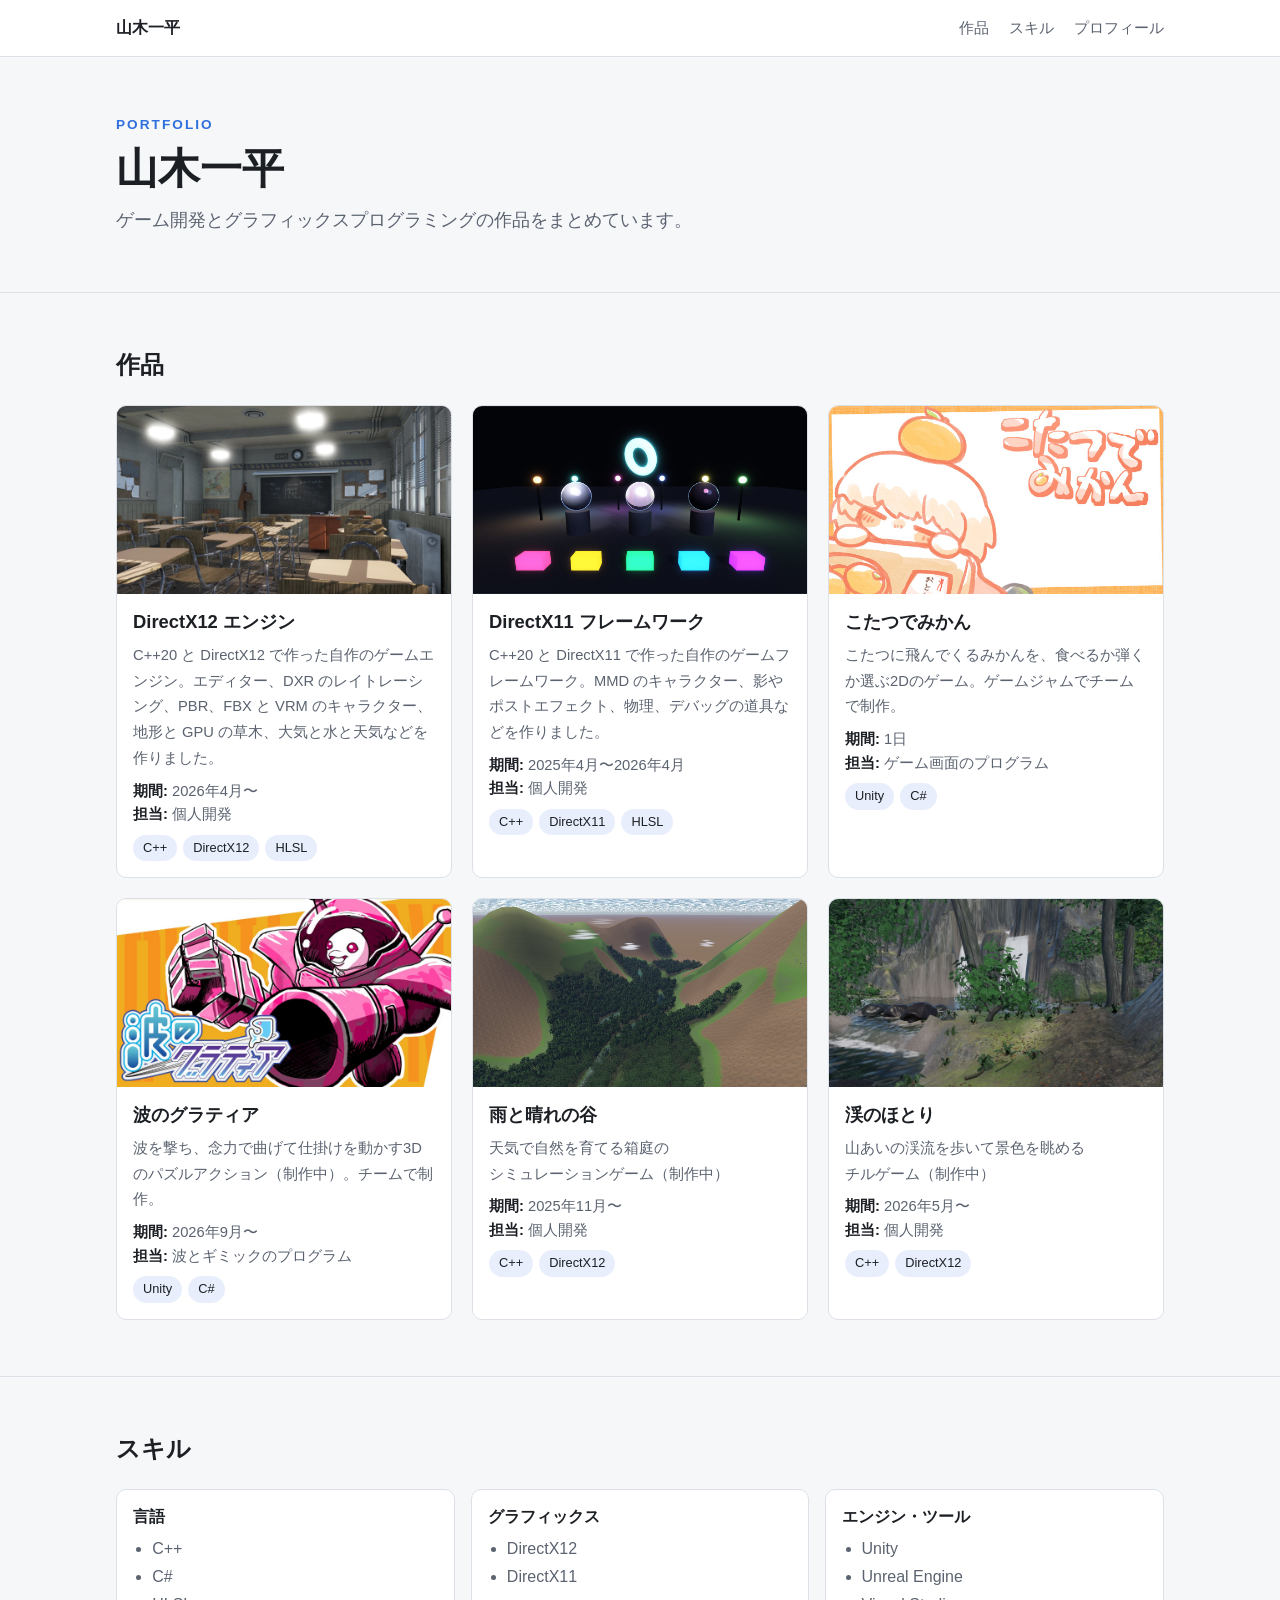
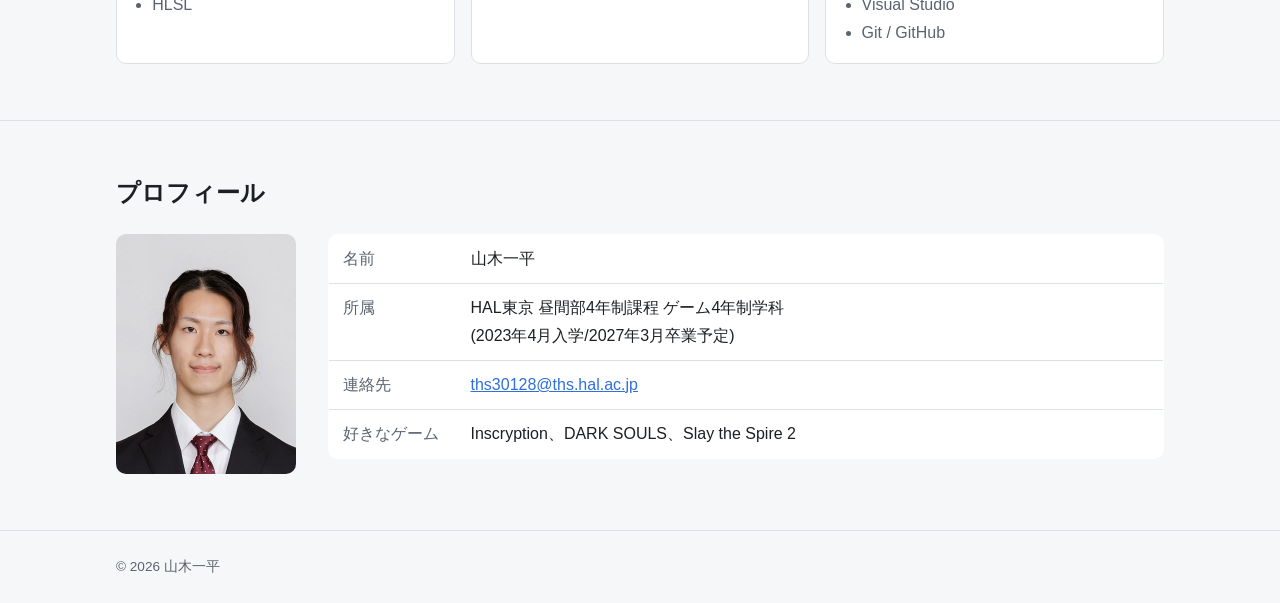
<file: index.html>
<!doctype html>
<html lang="ja">
<head>
  <meta charset="utf-8">
  <meta name="viewport" content="width=device-width, initial-scale=1">
  <title>山木一平 | ポートフォリオ</title>
  <meta name="description" content="山木一平のポートフォリオサイトです。">
  <link rel="stylesheet" href="css/style.css?v=20261116-6">
</head>
<body>

  <header class="site-header">
    <div class="container">
      <a class="site-title" href="./">山木一平</a>
      <nav class="site-nav">
        <a href="#works">作品</a>
        <a href="#skills">スキル</a>
        <a href="#profile">プロフィール</a>
      </nav>
    </div>
  </header>

  <main>

    <section class="hero">
      <div class="container">
        <p class="eyebrow">PORTFOLIO</p>
        <h1>山木一平</h1>
        <p class="lead">ゲーム開発とグラフィックスプログラミングの作品をまとめています。</p>
      </div>
    </section>

    <section id="works">
      <div class="container">
        <h2 class="section-title">作品</h2>
        <div class="works-grid">

          <a class="work-card" href="works/work01.html">
            <img class="thumb" src="images/work01/classroom.jpg" alt="DirectX12 エンジンで描いた、窓から日の差す教室。机と椅子に窓の影が落ちている">
            <div class="body">
              <h3>DirectX12 エンジン</h3>
              <p>C++20 と DirectX12 で作った自作のゲームエンジン。エディター、DXR のレイトレーシング、PBR、FBX と VRM のキャラクター、地形と GPU の草木、大気と水と天気などを作りました。</p>
              <p class="card-meta"><b>期間:</b> 2026年4月〜<br><b>担当:</b> 個人開発</p>
              <ul class="tags">
                <li>C++</li>
                <li>DirectX12</li>
                <li>HLSL</li>
              </ul>
            </div>
          </a>

          <a class="work-card" href="works/work02.html">
            <img class="thumb" src="images/work02/header.jpg" alt="DirectX11 フレームワークで描いた、点光源と発光する輪や箱が光る夜の広場">
            <div class="body">
              <h3>DirectX11 フレームワーク</h3>
              <p>C++20 と DirectX11 で作った自作のゲームフレームワーク。MMD のキャラクター、影やポストエフェクト、物理、デバッグの道具などを作りました。</p>
              <p class="card-meta"><b>期間:</b> 2025年4月〜2026年4月<br><b>担当:</b> 個人開発</p>
              <ul class="tags">
                <li>C++</li>
                <li>DirectX11</li>
                <li>HLSL</li>
              </ul>
            </div>
          </a>

          <a class="work-card" href="works/work04.html">
            <img class="thumb" src="images/work04/title.jpg" alt="こたつでみかんのタイトルの絵">
            <div class="body">
              <h3>こたつでみかん</h3>
              <p>こたつに飛んでくるみかんを、食べるか弾くか選ぶ2Dのゲーム。ゲームジャムでチームで制作。</p>
              <p class="card-meta"><b>期間:</b> 1日<br><b>担当:</b> ゲーム画面のプログラム</p>
              <ul class="tags">
                <li>Unity</li>
                <li>C#</li>
              </ul>
            </div>
          </a>

          <a class="work-card" href="works/work06.html">
            <img class="thumb" src="images/work06/title.jpg" alt="波のグラティアのタイトルの絵">
            <div class="body">
              <h3>波のグラティア</h3>
              <p>波を撃ち、念力で曲げて仕掛けを動かす3Dのパズルアクション（制作中）。チームで制作。</p>
              <p class="card-meta"><b>期間:</b> 2026年9月〜<br><b>担当:</b> 波とギミックのプログラム</p>
              <ul class="tags">
                <li>Unity</li>
                <li>C#</li>
              </ul>
            </div>
          </a>

          <a class="work-card" href="works/work03.html">
            <img class="thumb" src="images/work03/header.jpg" alt="森と川が戻った谷を、山の斜面の上から見下ろした景色">
            <div class="body">
              <h3>雨と晴れの谷</h3>
              <p>天気で自然を育てる箱庭の<span class="keep">シミュレーションゲーム</span>（制作中）</p>
              <p class="card-meta"><b>期間:</b> 2025年11月〜<br><b>担当:</b> 個人開発</p>
              <ul class="tags">
                <li>C++</li>
                <li>DirectX12</li>
              </ul>
            </div>
          </a>

          <a class="work-card" href="works/work05.html">
            <img class="thumb" src="images/work05/title.jpg" alt="渓のほとりの景色。苔むした岸と岩の間を流れる渓流と、奥の岩壁に落ちる白い滝">
            <div class="body">
              <h3>渓のほとり</h3>
              <p>山あいの渓流を歩いて景色を眺める<span class="keep">チルゲーム</span>（制作中）</p>
              <p class="card-meta"><b>期間:</b> 2026年5月〜<br><b>担当:</b> 個人開発</p>
              <ul class="tags">
                <li>C++</li>
                <li>DirectX12</li>
              </ul>
            </div>
          </a>

        </div>
      </div>
    </section>

    <section id="skills">
      <div class="container">
        <h2 class="section-title">スキル</h2>
        <div class="skills">
          <div class="skill-box">
            <h3>言語</h3>
            <ul>
              <li>C++</li>
              <li>C#</li>
              <li>HLSL</li>
            </ul>
          </div>
          <div class="skill-box">
            <h3>グラフィックス</h3>
            <ul>
              <li>DirectX12</li>
              <li>DirectX11</li>
            </ul>
          </div>
          <div class="skill-box">
            <h3>エンジン・ツール</h3>
            <ul>
              <li>Unity</li>
              <li>Unreal Engine</li>
              <li>Visual Studio</li>
              <li>Git / GitHub</li>
            </ul>
          </div>
        </div>
      </div>
    </section>

    <section id="profile">
      <div class="container">
        <h2 class="section-title">プロフィール</h2>
        <div class="profile">
          <img class="profile-photo" src="images/profile.jpg" alt="山木一平" width="360" height="480">
          <div class="profile-body">
            <table class="info-table">
              <tr><th>名前</th><td>山木一平</td></tr>
              <tr><th>所属</th><td><span class="keep">HAL東京 昼間部4年制課程</span> <span class="keep">ゲーム4年制学科</span><br><span class="keep">(2023年4月入学/</span><span class="keep">2027年3月卒業予定)</span></td></tr>
              <tr><th>連絡先</th><td><a href="mailto:ths30128@ths.hal.ac.jp">ths30128@ths.hal.ac.jp</a></td></tr>
              <tr><th>好きなゲーム</th><td><span class="keep">Inscryption、</span><span class="keep">DARK SOULS、</span><span class="keep">Slay the Spire 2</span></td></tr>
            </table>
          </div>
        </div>
      </div>
    </section>

  </main>

  <footer class="site-footer">
    <div class="container">
      &copy; 2026 山木一平
    </div>
  </footer>

</body>
</html>
</file>
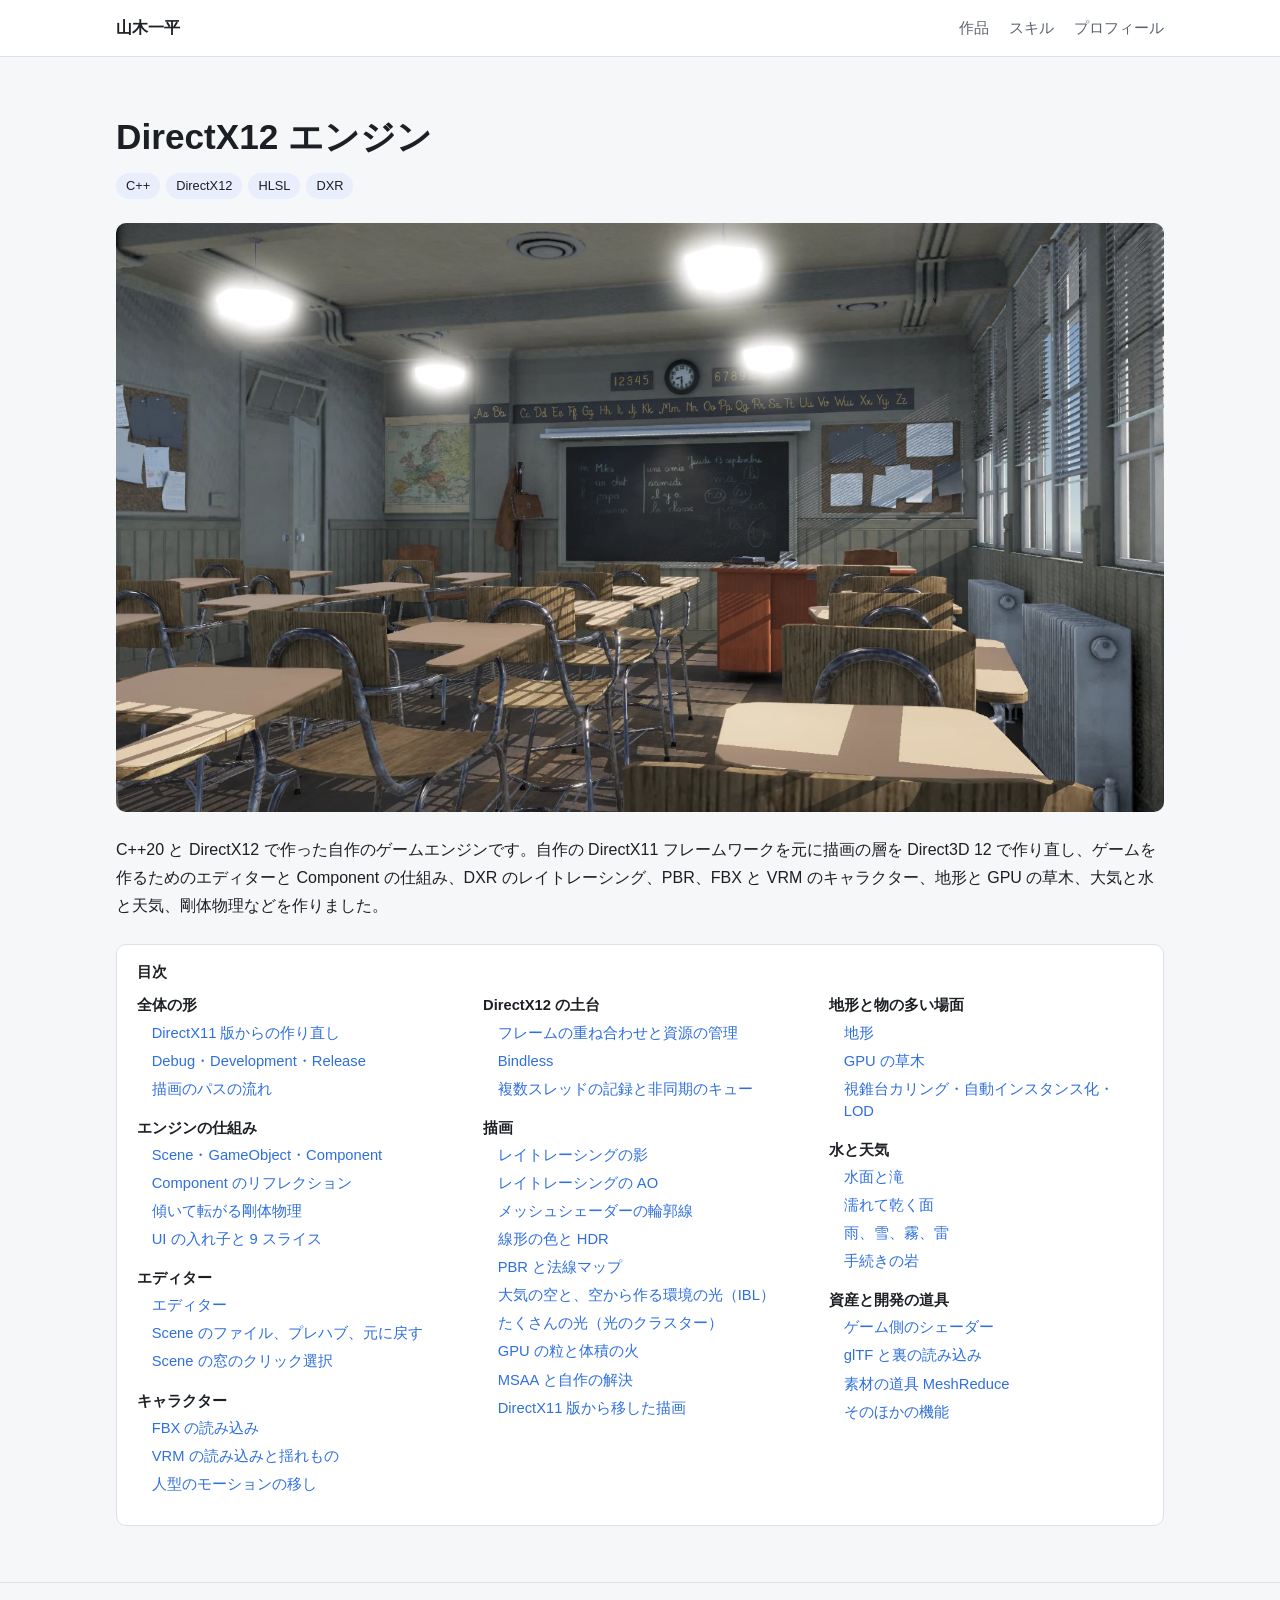
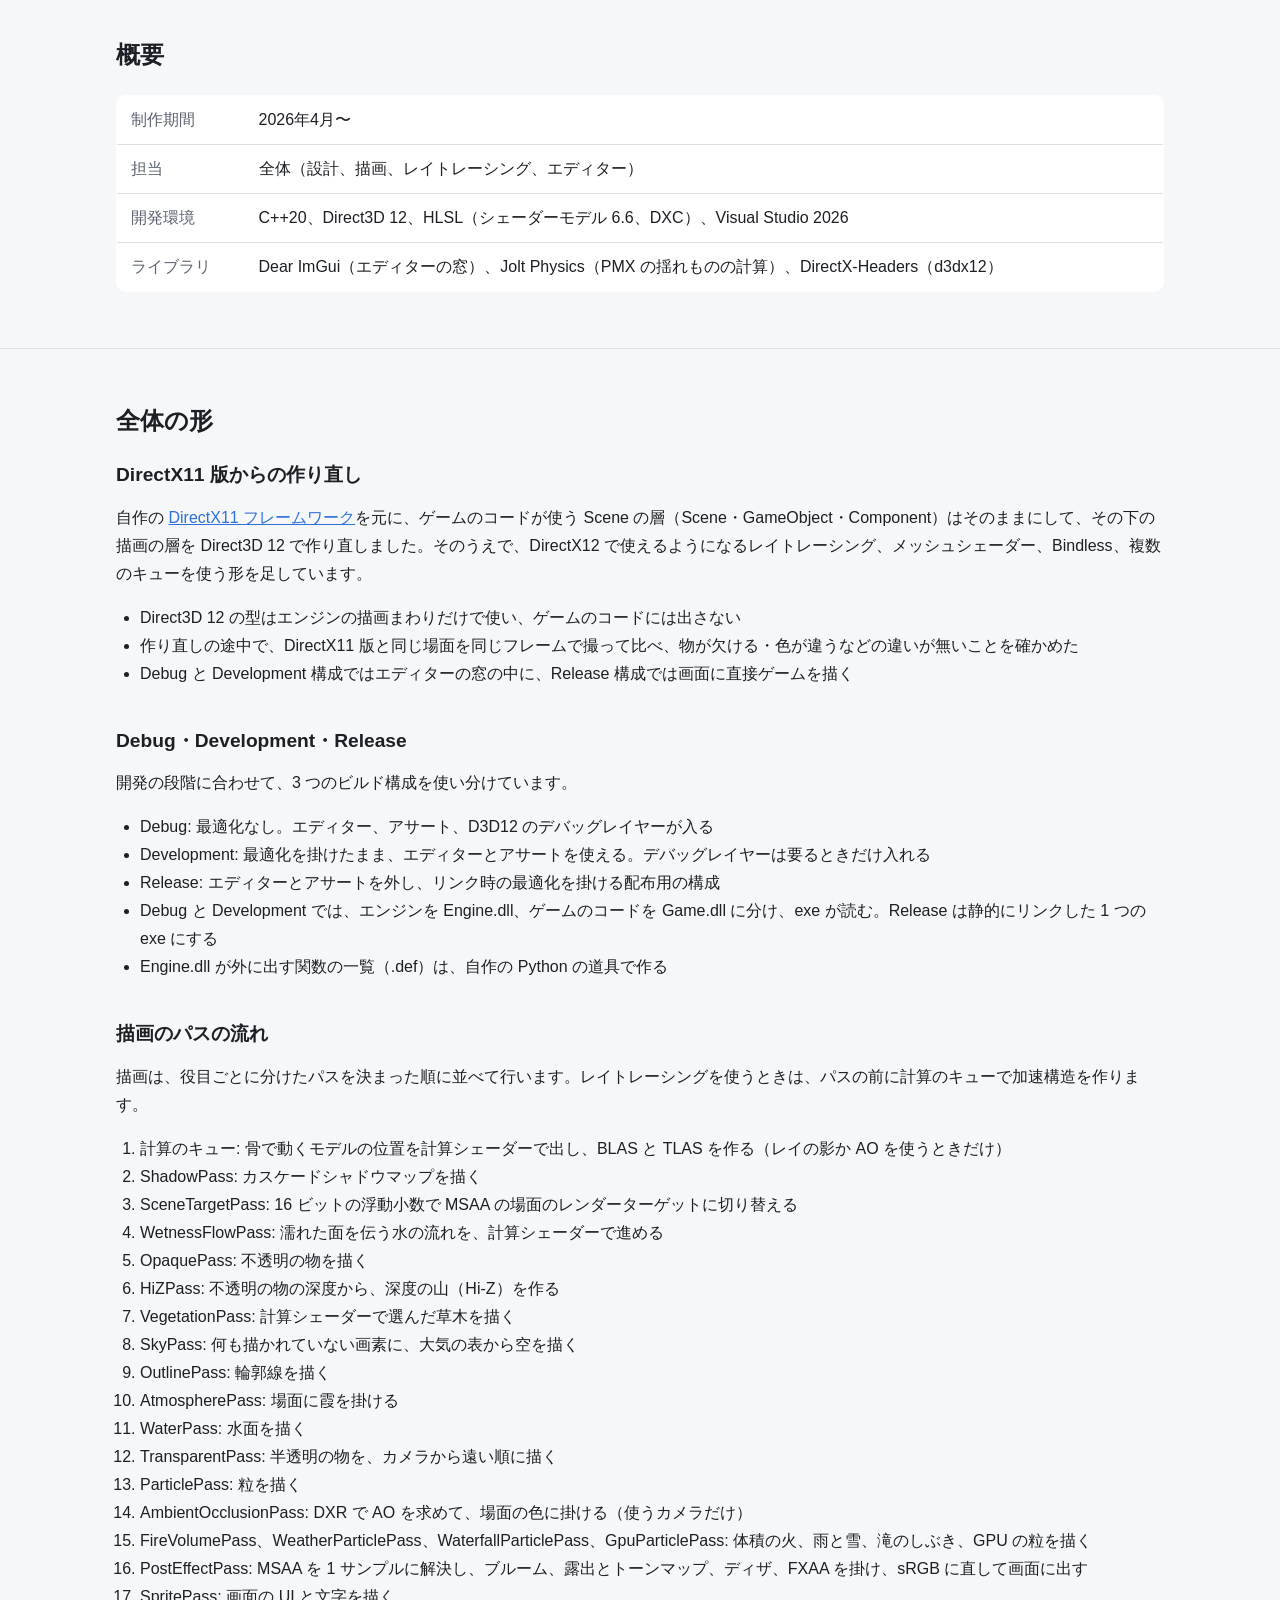
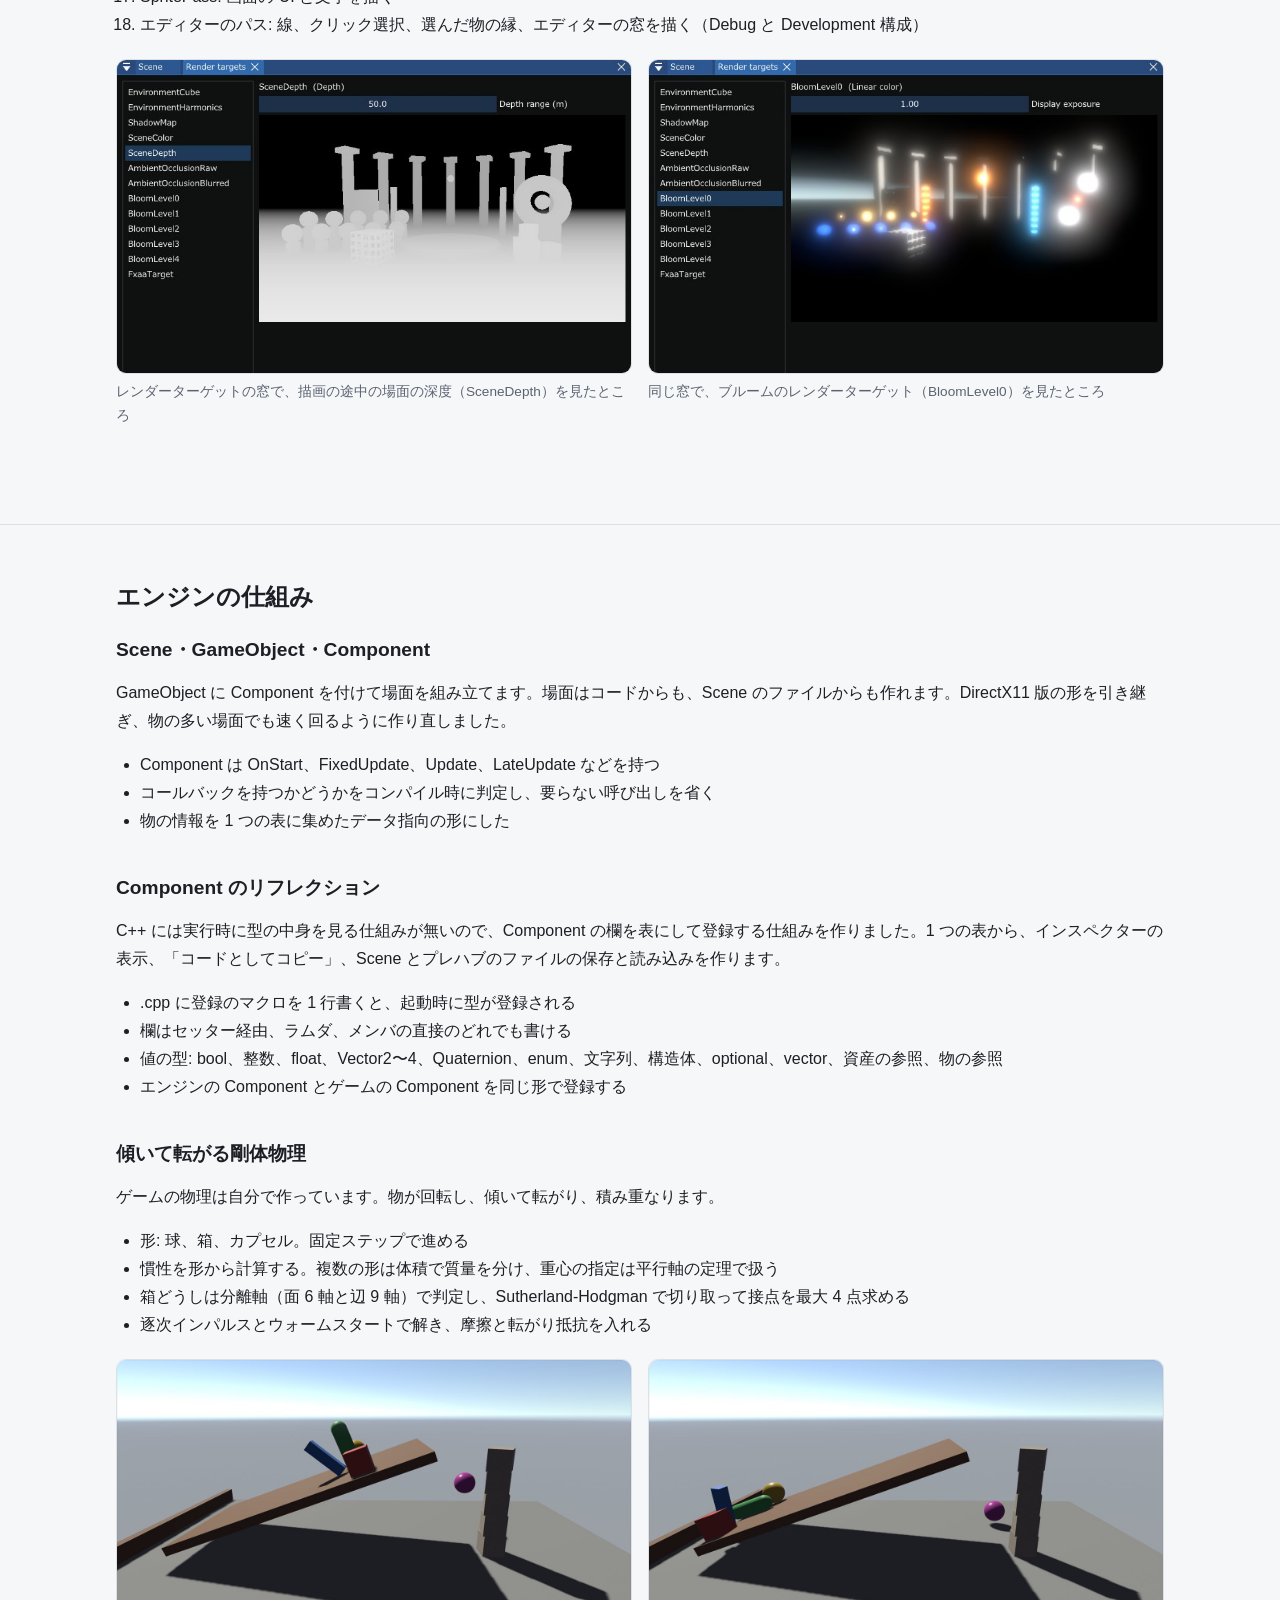
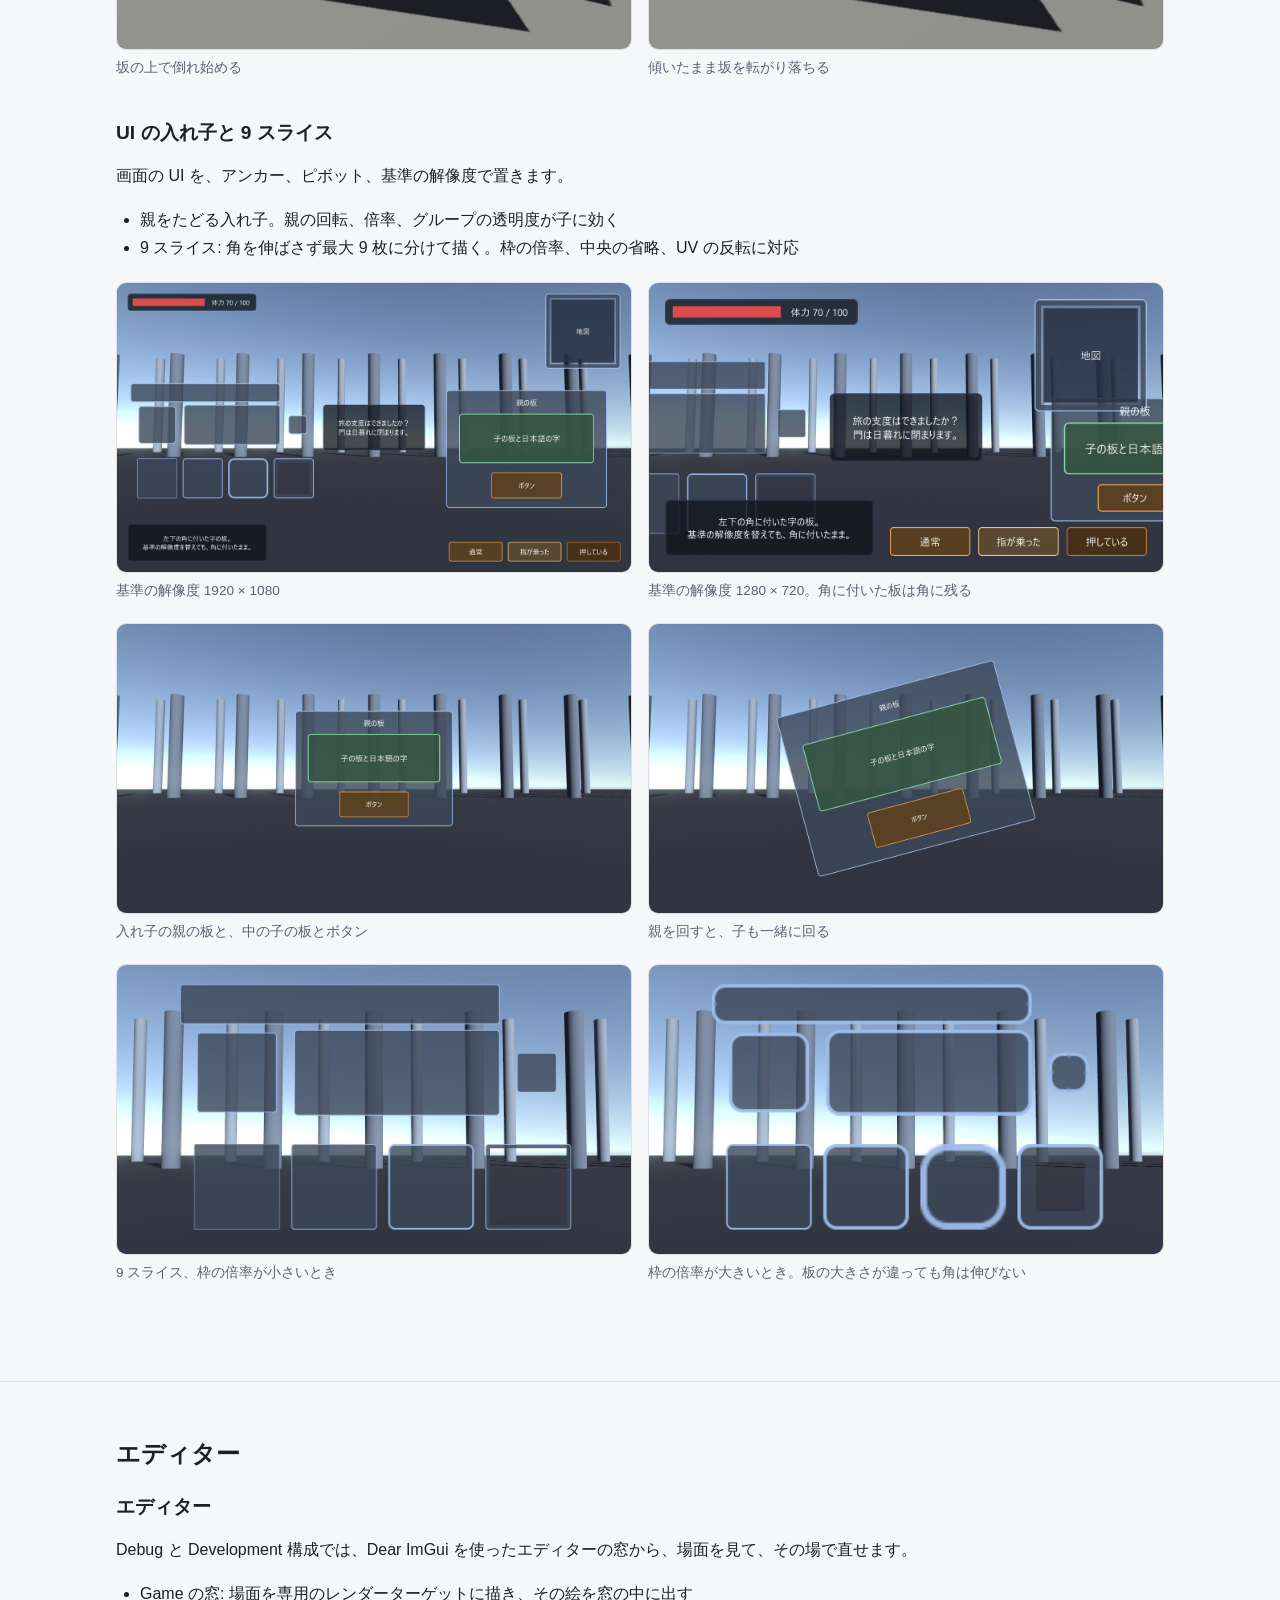
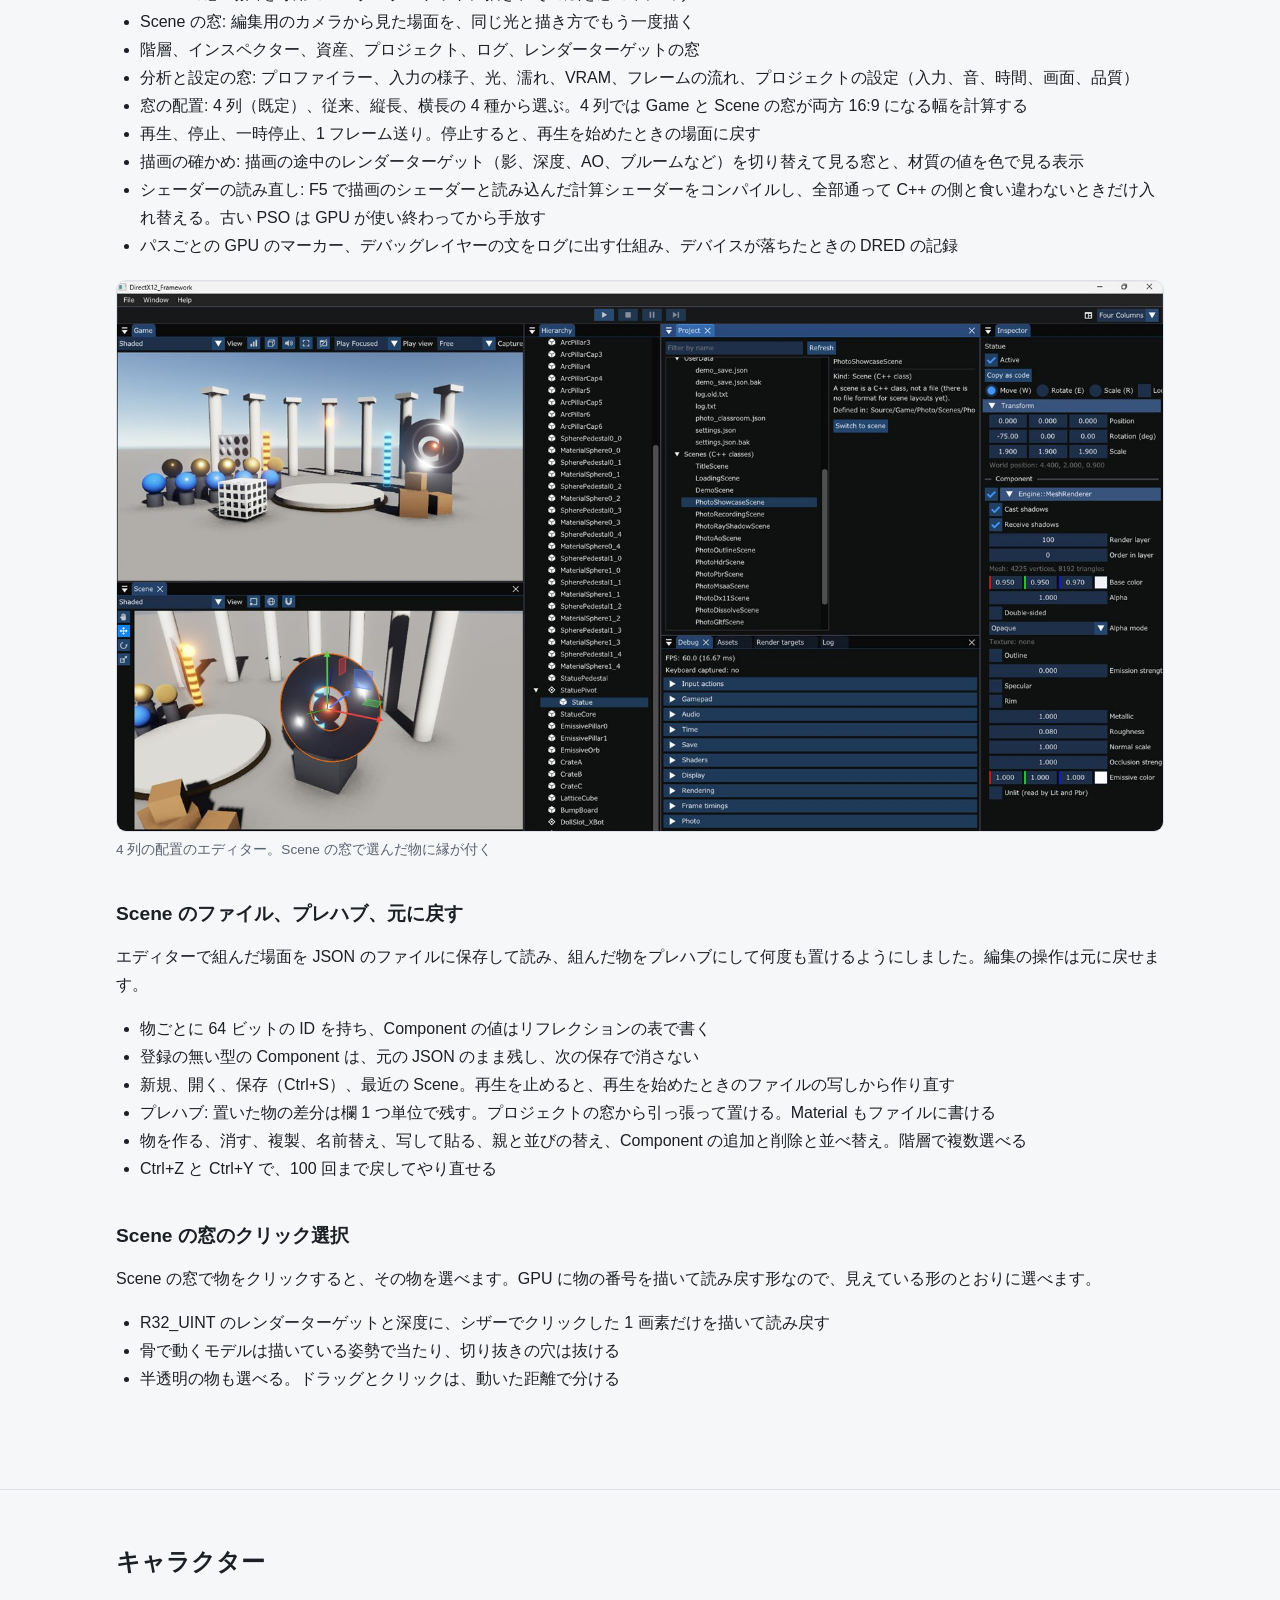
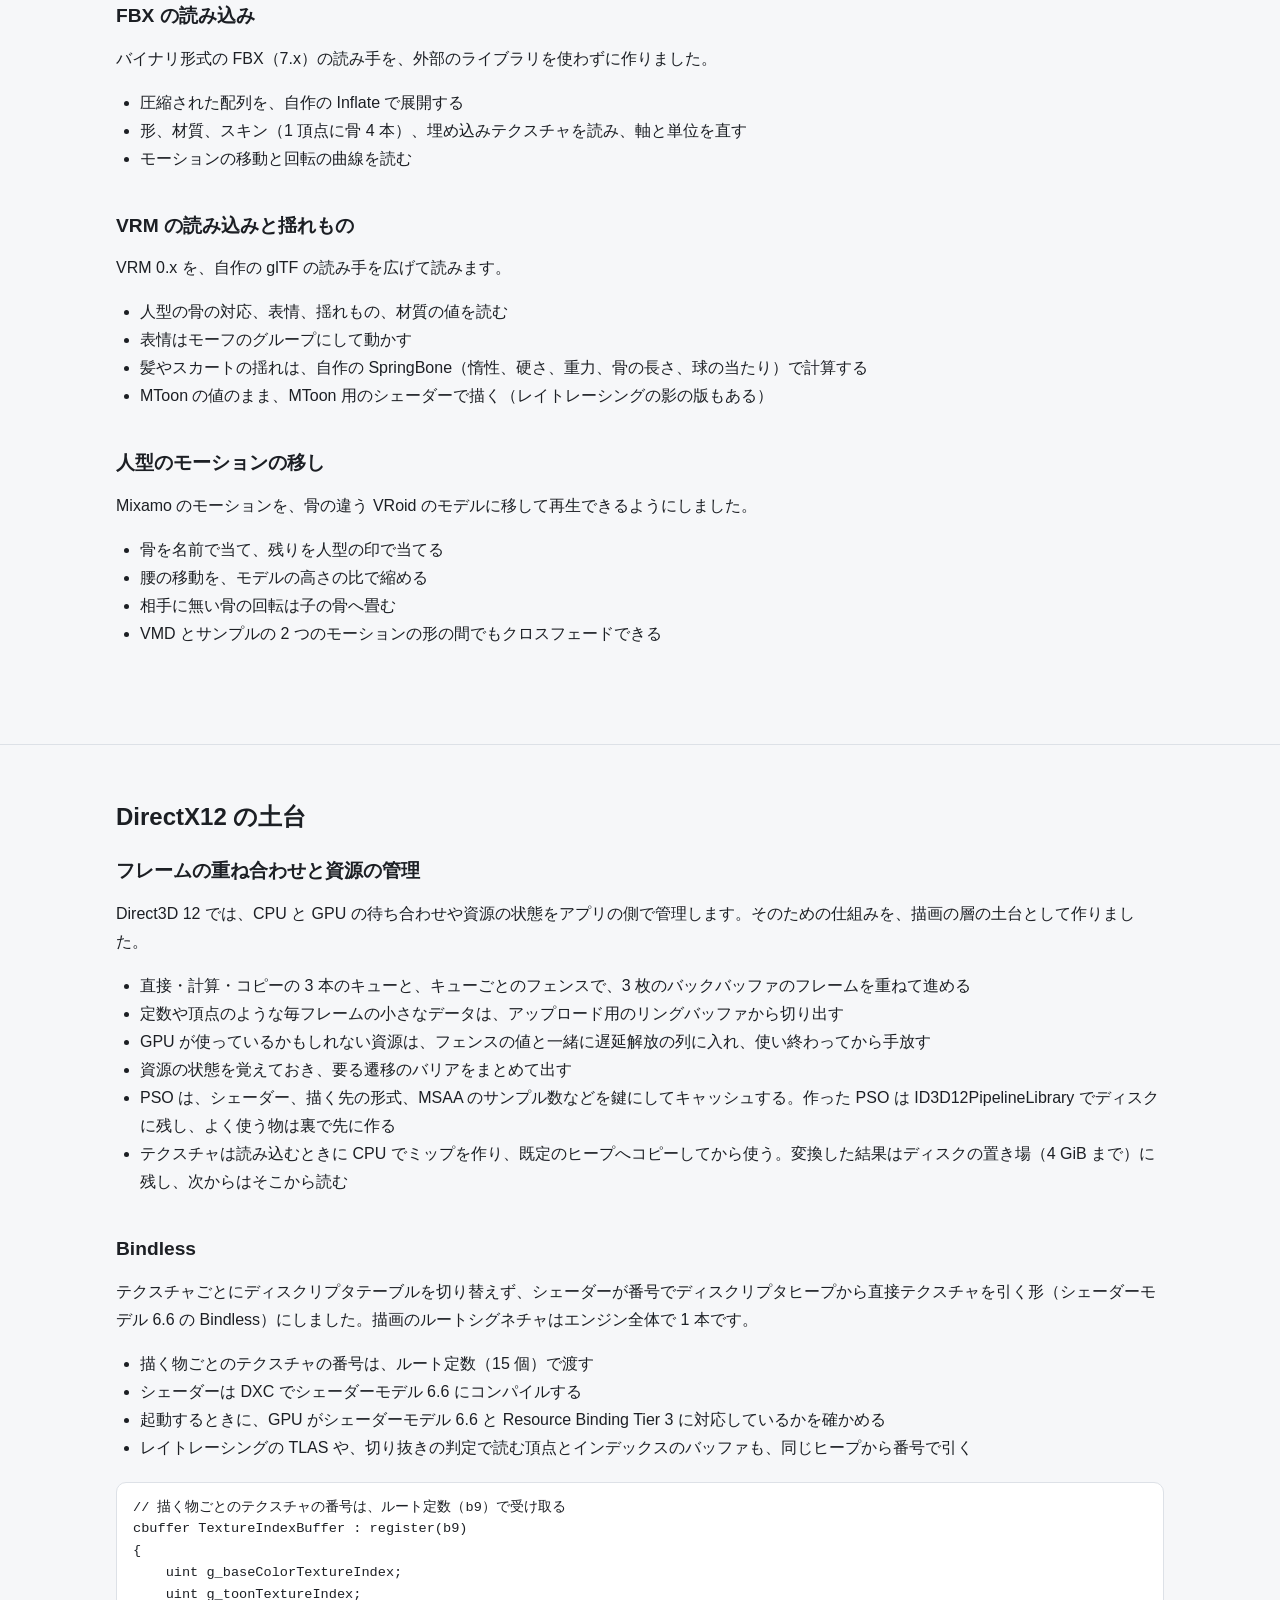
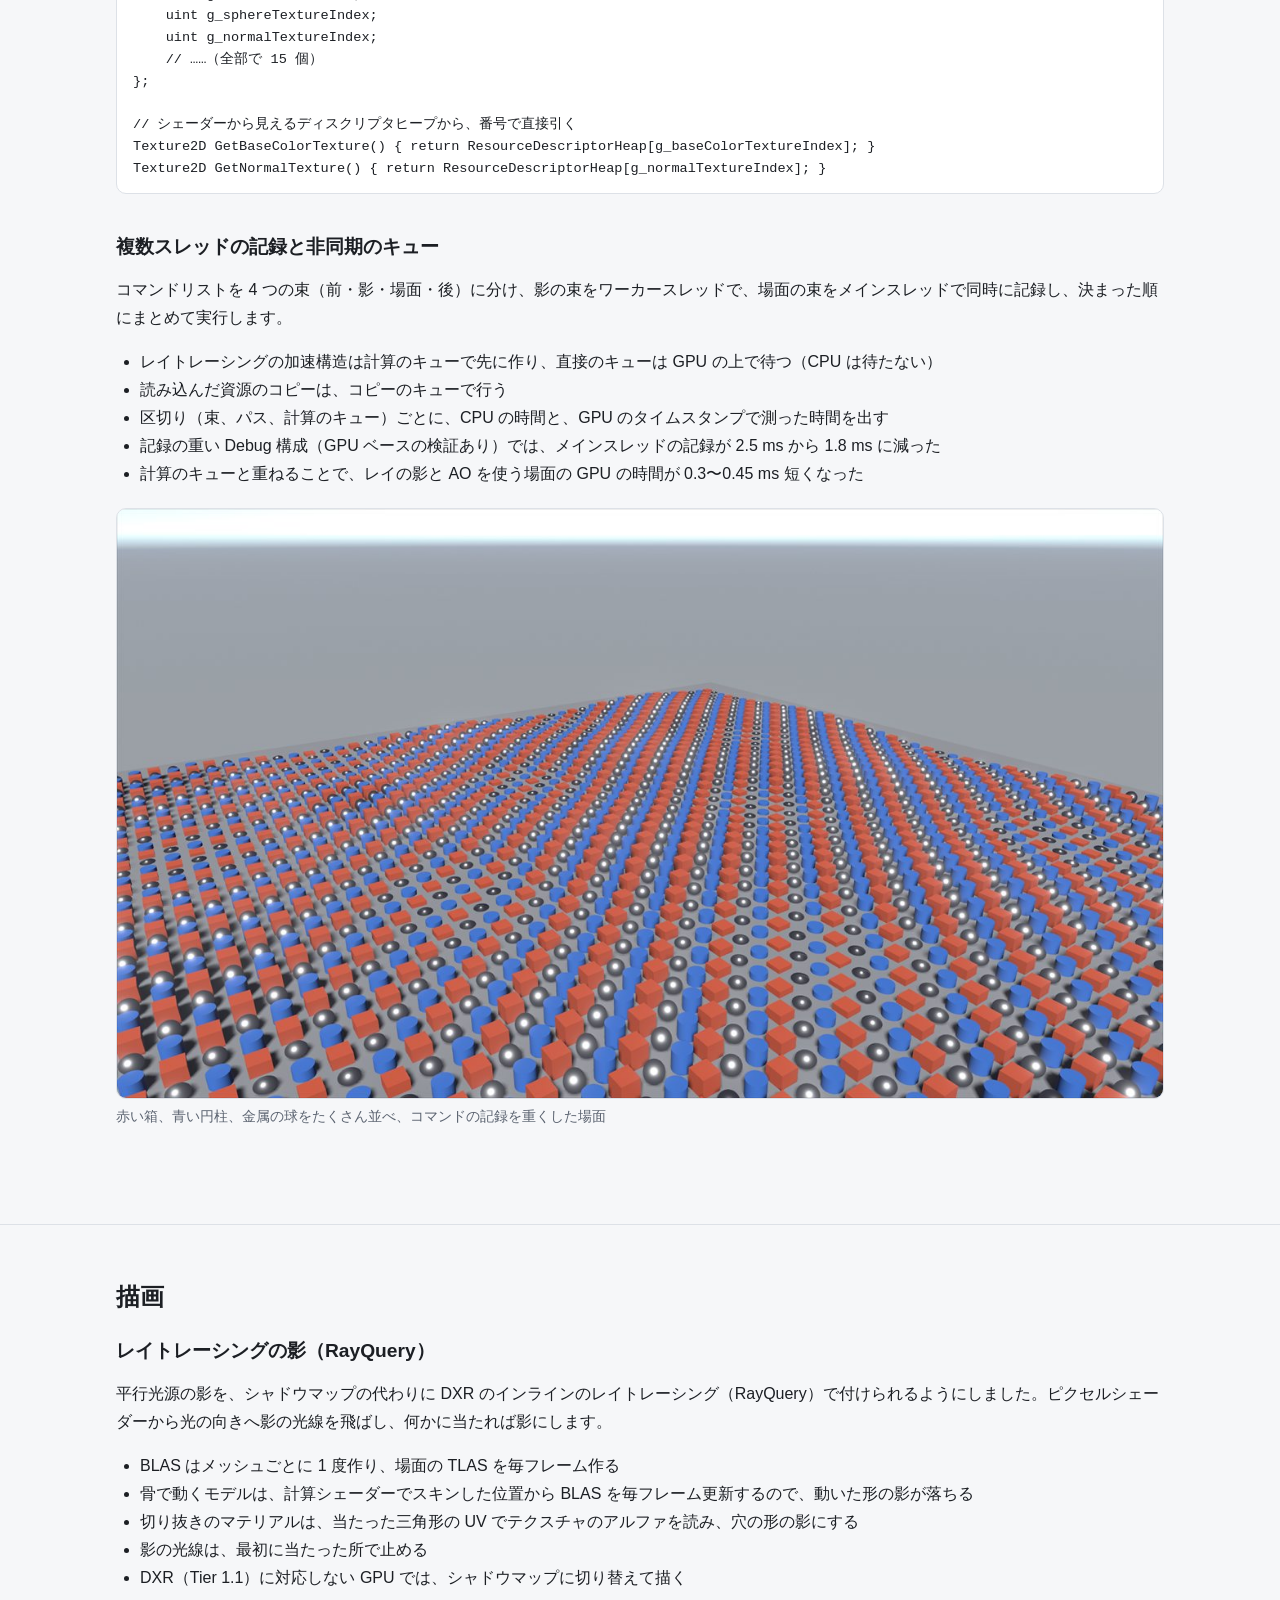
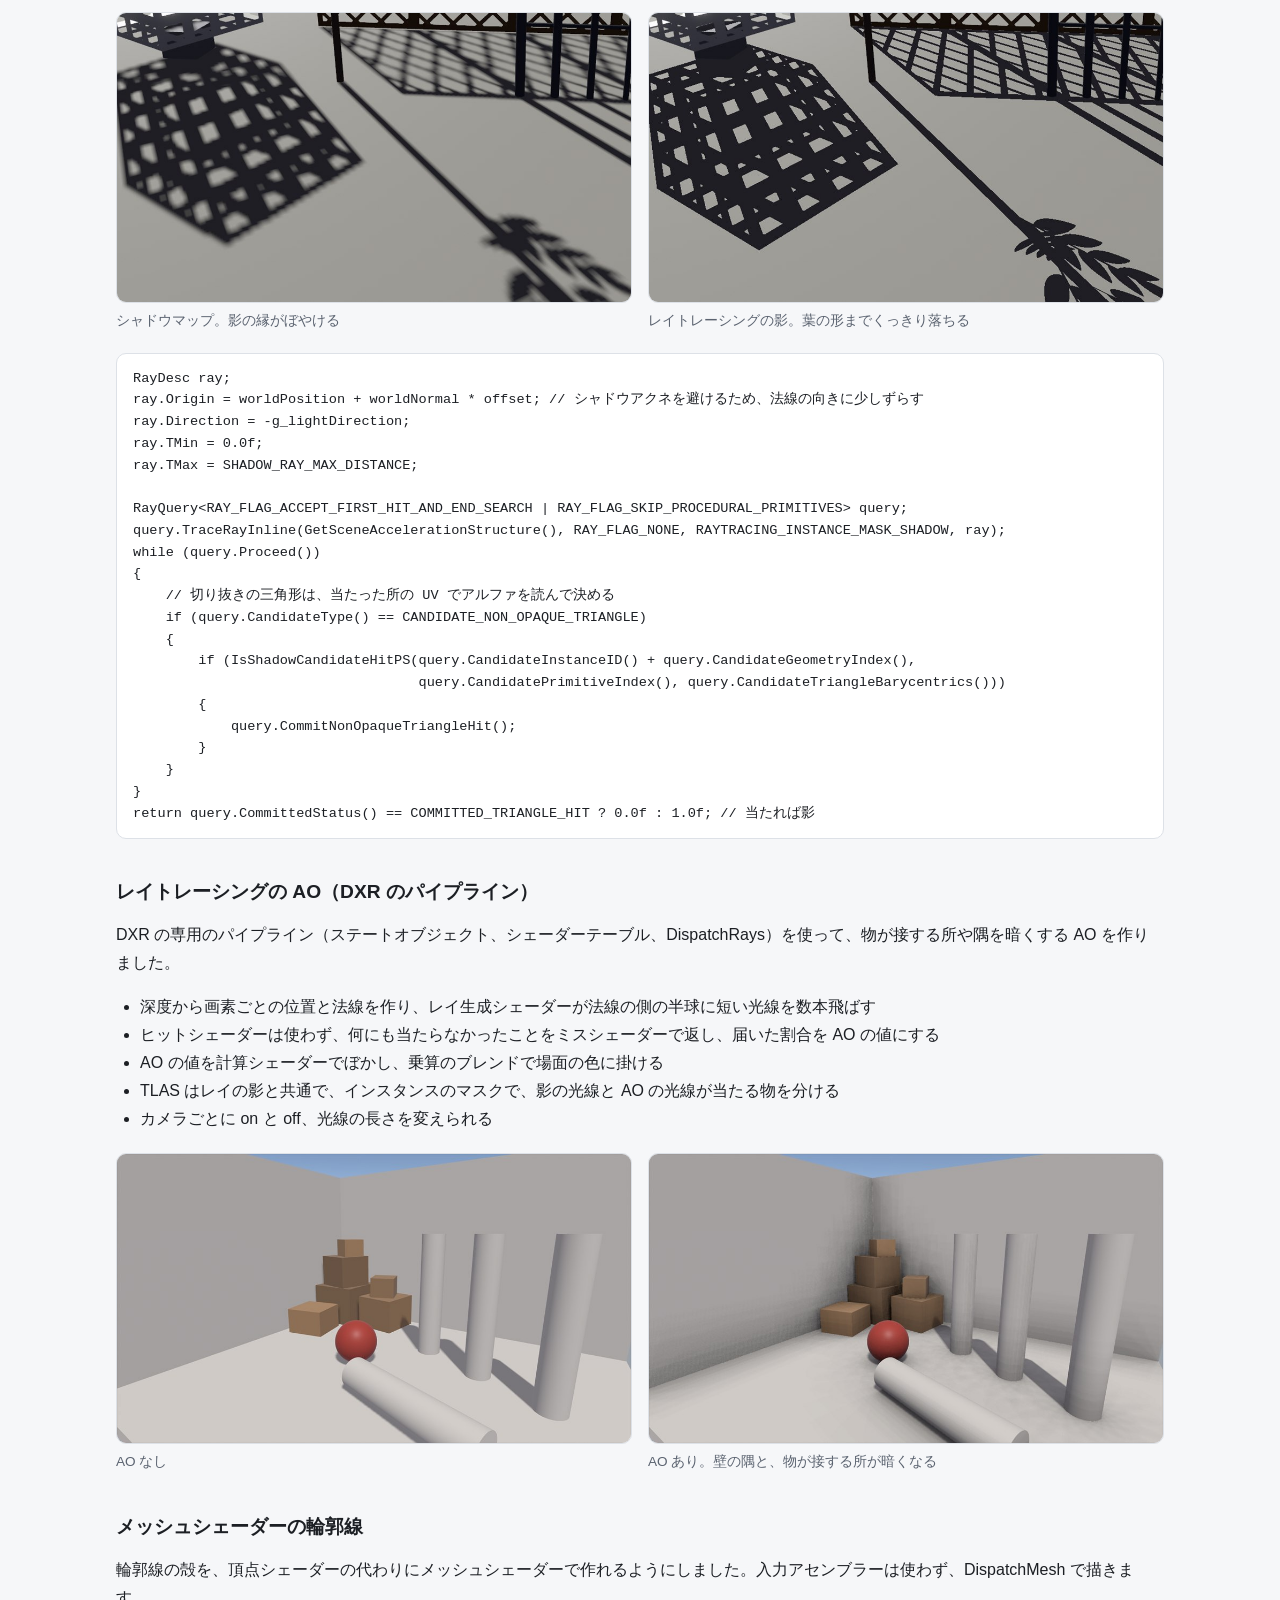
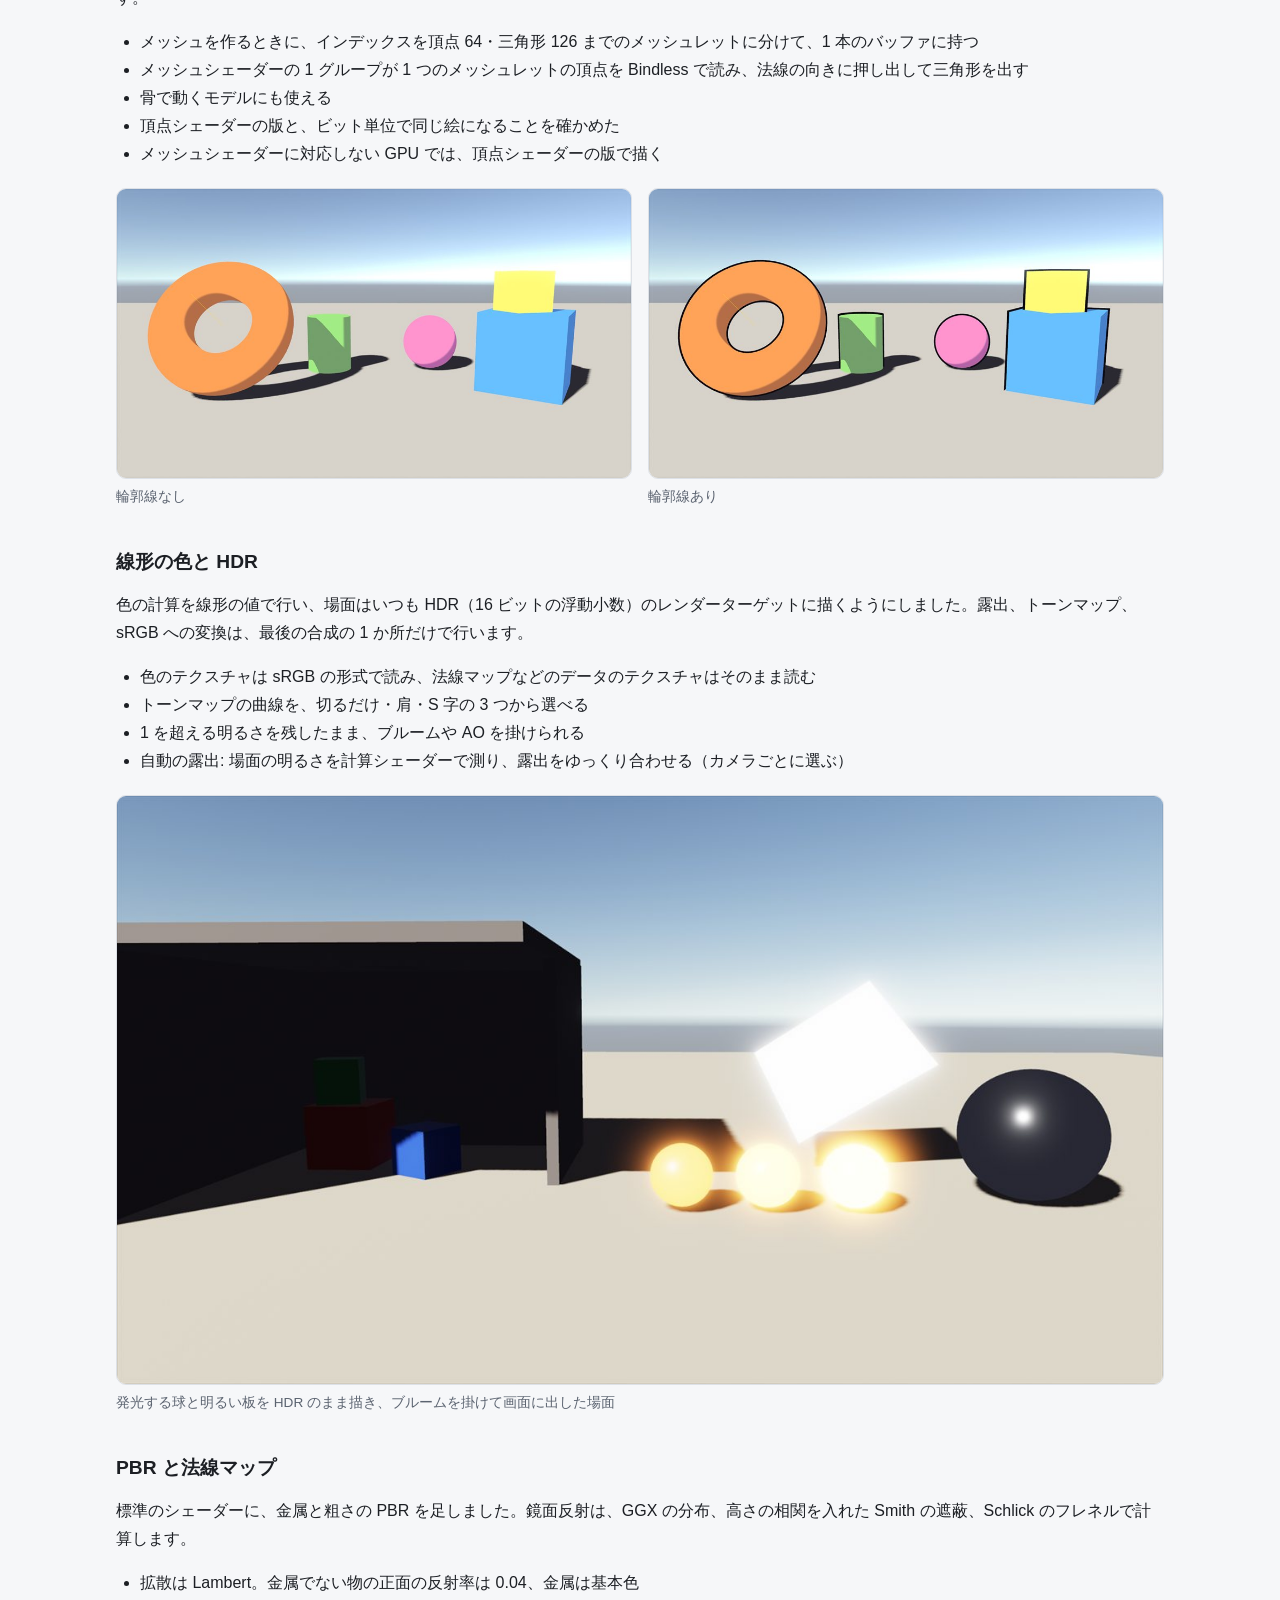
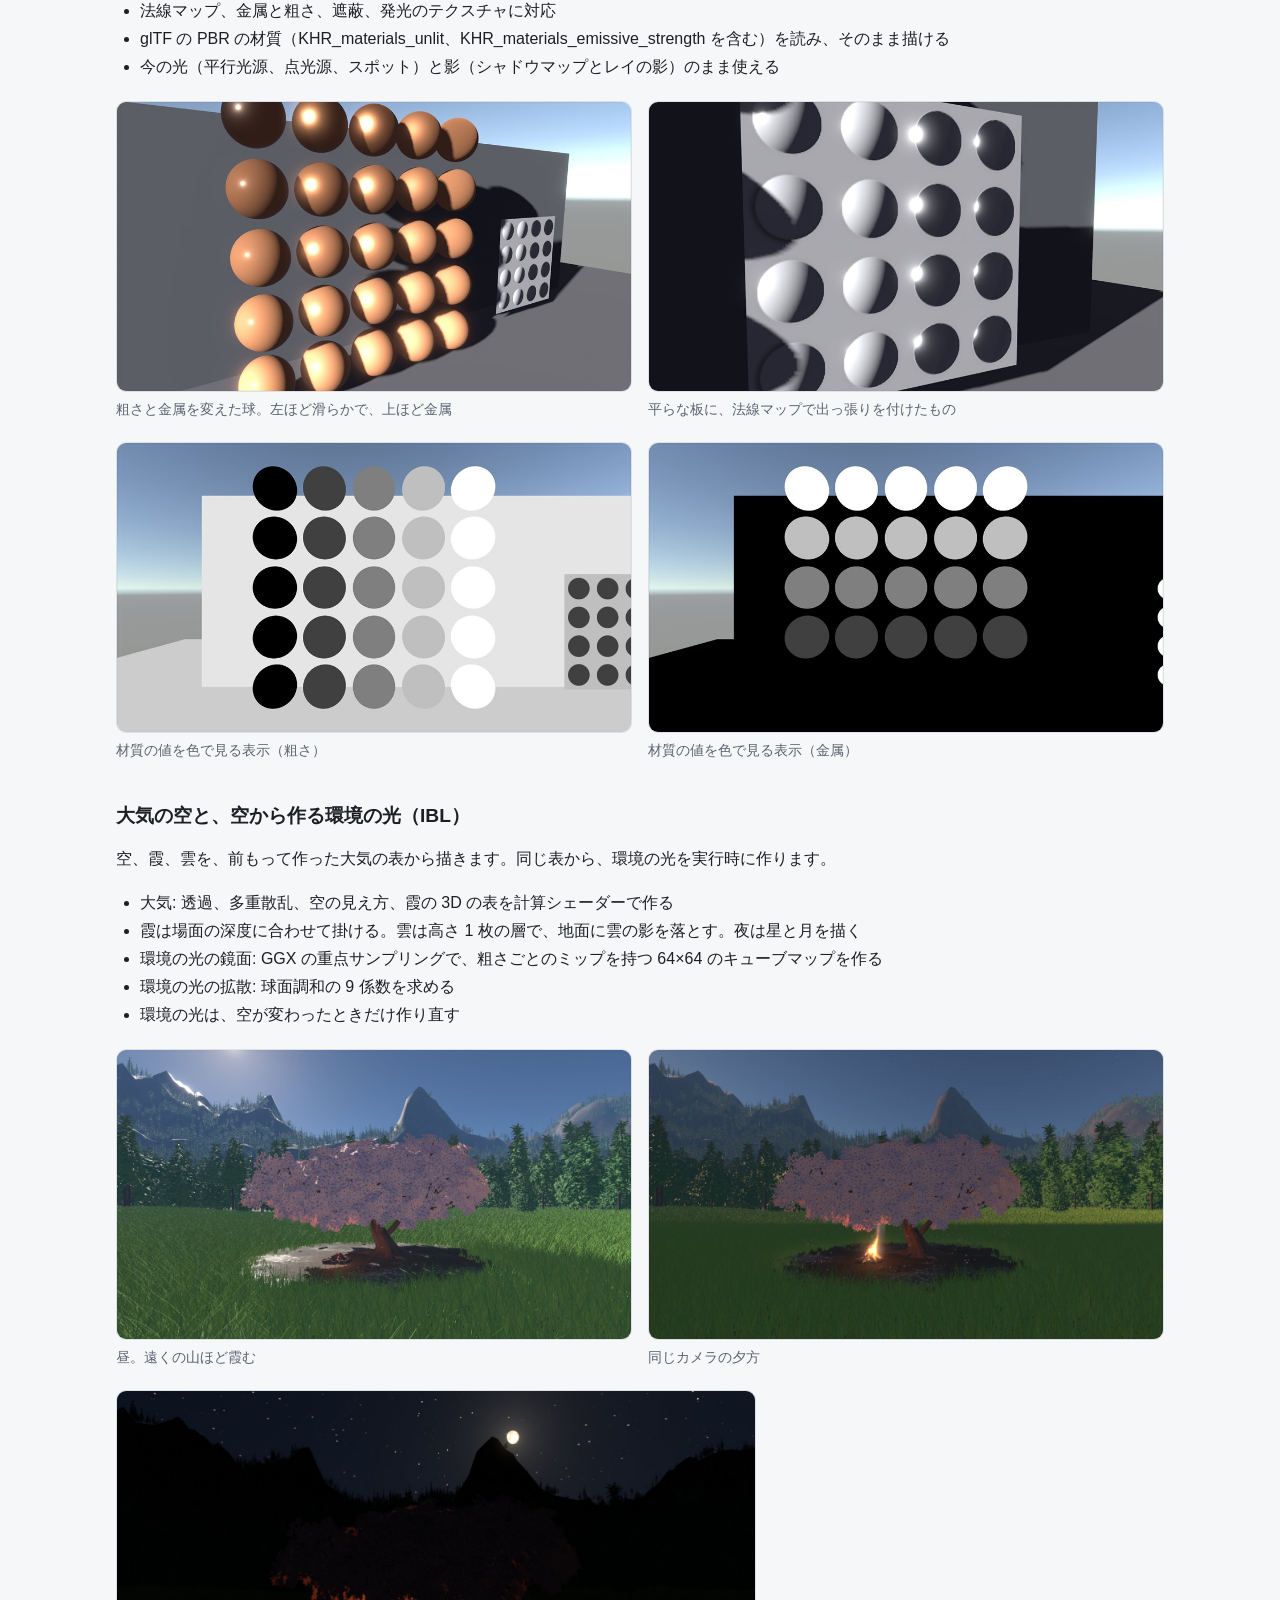
<file: works/work01.html>
<!doctype html>
<html lang="ja">
<head>
  <meta charset="utf-8">
  <meta name="viewport" content="width=device-width, initial-scale=1">
  <title>DirectX12 エンジン | 山木一平</title>
  <meta name="description" content="C++20 と DirectX12 で作った自作のゲームエンジンです。エディター、Component のリフレクション、DXR のレイトレーシング、PBR、FBX と VRM のキャラクター、地形と GPU の草木、大気と水と天気、剛体物理などを作りました。">
  <link rel="stylesheet" href="../css/style.css?v=20261116-6">
</head>
<body>

  <header class="site-header">
    <div class="container">
      <a class="site-title" href="../">山木一平</a>
      <nav class="site-nav">
        <a href="../#works">作品</a>
        <a href="../#skills">スキル</a>
        <a href="../#profile">プロフィール</a>
      </nav>
    </div>
  </header>

  <main>

    <section class="work-header">
      <div class="container">
        <h1>DirectX12 エンジン</h1>
        <ul class="tags">
          <li>C++</li>
          <li>DirectX12</li>
          <li>HLSL</li>
          <li>DXR</li>
        </ul>
        <div class="video">
          <img src="../images/work01/classroom.jpg" alt="窓から日の差す教室。机と椅子にブラインドの影が落ち、天井の照明が光り、奥に黒板がある場面" width="1600" height="900">
        </div>
        <p>C++20 と DirectX12 で作った自作のゲームエンジンです。自作の DirectX11 フレームワークを元に描画の層を Direct3D 12 で作り直し、ゲームを作るためのエディターと Component の仕組み、DXR のレイトレーシング、PBR、FBX と VRM のキャラクター、地形と GPU の草木、大気と水と天気、剛体物理などを作りました。</p>

        <nav class="toc" aria-label="目次">
          <p class="toc-title">目次</p>
          <ol>
            <li>
              <a href="#structure">全体の形</a>
              <ol>
                <li><a href="#rebuild">DirectX11 版からの作り直し</a></li>
                <li><a href="#configs">Debug・Development・Release</a></li>
                <li><a href="#render-passes">描画のパスの流れ</a></li>
              </ol>
            </li>
            <li>
              <a href="#engine">エンジンの仕組み</a>
              <ol>
                <li><a href="#component">Scene・GameObject・Component</a></li>
                <li><a href="#reflection">Component のリフレクション</a></li>
                <li><a href="#physics">傾いて転がる剛体物理</a></li>
                <li><a href="#ui">UI の入れ子と 9 スライス</a></li>
              </ol>
            </li>
            <li>
              <a href="#editing">エディター</a>
              <ol>
                <li><a href="#editor">エディター</a></li>
                <li><a href="#scene-file">Scene のファイル、プレハブ、元に戻す</a></li>
                <li><a href="#picking">Scene の窓のクリック選択</a></li>
              </ol>
            </li>
            <li>
              <a href="#character">キャラクター</a>
              <ol>
                <li><a href="#fbx">FBX の読み込み</a></li>
                <li><a href="#vrm">VRM の読み込みと揺れもの</a></li>
                <li><a href="#retarget">人型のモーションの移し</a></li>
              </ol>
            </li>
            <li>
              <a href="#d3d12">DirectX12 の土台</a>
              <ol>
                <li><a href="#frame">フレームの重ね合わせと資源の管理</a></li>
                <li><a href="#bindless">Bindless</a></li>
                <li><a href="#multithread">複数スレッドの記録と非同期のキュー</a></li>
              </ol>
            </li>
            <li>
              <a href="#rendering">描画</a>
              <ol>
                <li><a href="#rt-shadow">レイトレーシングの影</a></li>
                <li><a href="#rt-ao">レイトレーシングの AO</a></li>
                <li><a href="#mesh-shader">メッシュシェーダーの輪郭線</a></li>
                <li><a href="#hdr">線形の色と HDR</a></li>
                <li><a href="#pbr">PBR と法線マップ</a></li>
                <li><a href="#ibl">大気の空と、空から作る環境の光（IBL）</a></li>
                <li><a href="#many-lights">たくさんの光（光のクラスター）</a></li>
                <li><a href="#gpu-particles">GPU の粒と体積の火</a></li>
                <li><a href="#msaa">MSAA と自作の解決</a></li>
                <li><a href="#from-dx11">DirectX11 版から移した描画</a></li>
              </ol>
            </li>
            <li>
              <a href="#world">地形と物の多い場面</a>
              <ol>
                <li><a href="#terrain">地形</a></li>
                <li><a href="#vegetation">GPU の草木</a></li>
                <li><a href="#culling">視錐台カリング・自動インスタンス化・LOD</a></li>
              </ol>
            </li>
            <li>
              <a href="#nature">水と天気</a>
              <ol>
                <li><a href="#water">水面と滝</a></li>
                <li><a href="#wetness">濡れて乾く面</a></li>
                <li><a href="#weather">雨、雪、霧、雷</a></li>
                <li><a href="#rocks">手続きの岩</a></li>
              </ol>
            </li>
            <li>
              <a href="#tools">資産と開発の道具</a>
              <ol>
                <li><a href="#game-shader">ゲーム側のシェーダー</a></li>
                <li><a href="#loading">glTF と裏の読み込み</a></li>
                <li><a href="#meshreduce">素材の道具 MeshReduce</a></li>
                <li><a href="#others">そのほかの機能</a></li>
              </ol>
            </li>
          </ol>
        </nav>
      </div>
    </section>

    <section>
      <div class="container">
        <h2 class="section-title">概要</h2>
        <table class="info-table">
          <tr><th>制作期間</th><td>2026年4月〜</td></tr>
          <tr><th>担当</th><td>全体（設計、描画、レイトレーシング、エディター）</td></tr>
          <tr><th>開発環境</th><td>C++20、Direct3D 12、HLSL（シェーダーモデル 6.6、DXC）、Visual Studio 2026</td></tr>
          <tr><th>ライブラリ</th><td>Dear ImGui（エディターの窓）、Jolt Physics（PMX の揺れものの計算）、DirectX-Headers（d3dx12）</td></tr>
        </table>
      </div>
    </section>

    <section id="structure">
      <div class="container">
        <h2 class="section-title">全体の形</h2>

        <div class="feature" id="rebuild">
          <h3>DirectX11 版からの作り直し</h3>
          <p>自作の <a href="work02.html">DirectX11 フレームワーク</a>を元に、ゲームのコードが使う Scene の層（Scene・GameObject・Component）はそのままにして、その下の描画の層を Direct3D 12 で作り直しました。そのうえで、DirectX12 で使えるようになるレイトレーシング、メッシュシェーダー、Bindless、複数のキューを使う形を足しています。</p>
          <ul>
            <li>Direct3D 12 の型はエンジンの描画まわりだけで使い、ゲームのコードには出さない</li>
            <li>作り直しの途中で、DirectX11 版と同じ場面を同じフレームで撮って比べ、物が欠ける・色が違うなどの違いが無いことを確かめた</li>
            <li>Debug と Development 構成ではエディターの窓の中に、Release 構成では画面に直接ゲームを描く</li>
          </ul>
        </div>

        <div class="feature" id="configs">
          <h3>Debug・Development・Release</h3>
          <p>開発の段階に合わせて、3 つのビルド構成を使い分けています。</p>
          <ul>
            <li>Debug: 最適化なし。エディター、アサート、D3D12 のデバッグレイヤーが入る</li>
            <li>Development: 最適化を掛けたまま、エディターとアサートを使える。デバッグレイヤーは要るときだけ入れる</li>
            <li>Release: エディターとアサートを外し、リンク時の最適化を掛ける配布用の構成</li>
            <li>Debug と Development では、エンジンを Engine.dll、ゲームのコードを Game.dll に分け、exe が読む。Release は静的にリンクした 1 つの exe にする</li>
            <li>Engine.dll が外に出す関数の一覧（.def）は、自作の Python の道具で作る</li>
          </ul>
        </div>

        <div class="feature" id="render-passes">
          <h3>描画のパスの流れ</h3>
          <p>描画は、役目ごとに分けたパスを決まった順に並べて行います。レイトレーシングを使うときは、パスの前に計算のキューで加速構造を作ります。</p>
          <ol>
            <li>計算のキュー: 骨で動くモデルの位置を計算シェーダーで出し、BLAS と TLAS を作る（レイの影か AO を使うときだけ）</li>
            <li>ShadowPass: カスケードシャドウマップを描く</li>
            <li>SceneTargetPass: 16 ビットの浮動小数で MSAA の場面のレンダーターゲットに切り替える</li>
            <li>WetnessFlowPass: 濡れた面を伝う水の流れを、計算シェーダーで進める</li>
            <li>OpaquePass: 不透明の物を描く</li>
            <li>HiZPass: 不透明の物の深度から、深度の山（Hi-Z）を作る</li>
            <li>VegetationPass: 計算シェーダーで選んだ草木を描く</li>
            <li>SkyPass: 何も描かれていない画素に、大気の表から空を描く</li>
            <li>OutlinePass: 輪郭線を描く</li>
            <li>AtmospherePass: 場面に霞を掛ける</li>
            <li>WaterPass: 水面を描く</li>
            <li>TransparentPass: 半透明の物を、カメラから遠い順に描く</li>
            <li>ParticlePass: 粒を描く</li>
            <li>AmbientOcclusionPass: DXR で AO を求めて、場面の色に掛ける（使うカメラだけ）</li>
            <li>FireVolumePass、WeatherParticlePass、WaterfallParticlePass、GpuParticlePass: 体積の火、雨と雪、滝のしぶき、GPU の粒を描く</li>
            <li>PostEffectPass: MSAA を 1 サンプルに解決し、ブルーム、露出とトーンマップ、ディザ、FXAA を掛け、sRGB に直して画面に出す</li>
            <li>SpritePass: 画面の UI と文字を描く</li>
            <li>エディターのパス: 線、クリック選択、選んだ物の縁、エディターの窓を描く（Debug と Development 構成）</li>
          </ol>
          <div class="compare">
            <figure class="figure">
              <img src="../images/work01/targets-depth.jpg" alt="エディターのレンダーターゲットの窓で、場面の深度（SceneDepth）を白黒で表示したもの" width="746" height="454" loading="lazy">
              <figcaption>レンダーターゲットの窓で、描画の途中の場面の深度（SceneDepth）を見たところ</figcaption>
            </figure>
            <figure class="figure">
              <img src="../images/work01/targets-bloom.jpg" alt="同じ窓で、ブルームのレンダーターゲット（BloomLevel0）の明るい所だけを表示したもの" width="746" height="454" loading="lazy">
              <figcaption>同じ窓で、ブルームのレンダーターゲット（BloomLevel0）を見たところ</figcaption>
            </figure>
          </div>
        </div>
      </div>
    </section>

    <section id="engine">
      <div class="container">
        <h2 class="section-title">エンジンの仕組み</h2>

        <div class="feature" id="component">
          <h3>Scene・GameObject・Component</h3>
          <p>GameObject に Component を付けて場面を組み立てます。場面はコードからも、Scene のファイルからも作れます。DirectX11 版の形を引き継ぎ、物の多い場面でも速く回るように作り直しました。</p>
          <ul>
            <li>Component は OnStart、FixedUpdate、Update、LateUpdate などを持つ</li>
            <li>コールバックを持つかどうかをコンパイル時に判定し、要らない呼び出しを省く</li>
            <li>物の情報を 1 つの表に集めたデータ指向の形にした</li>
          </ul>
        </div>

        <div class="feature" id="reflection">
          <h3>Component のリフレクション</h3>
          <p>C++ には実行時に型の中身を見る仕組みが無いので、Component の欄を表にして登録する仕組みを作りました。1 つの表から、インスペクターの表示、「コードとしてコピー」、Scene とプレハブのファイルの保存と読み込みを作ります。</p>
          <ul>
            <li>.cpp に登録のマクロを 1 行書くと、起動時に型が登録される</li>
            <li>欄はセッター経由、ラムダ、メンバの直接のどれでも書ける</li>
            <li>値の型: bool、整数、float、Vector2〜4、Quaternion、enum、文字列、構造体、optional、vector、資産の参照、物の参照</li>
            <li>エンジンの Component とゲームの Component を同じ形で登録する</li>
          </ul>
        </div>

        <div class="feature" id="physics">
          <h3>傾いて転がる剛体物理</h3>
          <p>ゲームの物理は自分で作っています。物が回転し、傾いて転がり、積み重なります。</p>
          <ul>
            <li>形: 球、箱、カプセル。固定ステップで進める</li>
            <li>慣性を形から計算する。複数の形は体積で質量を分け、重心の指定は平行軸の定理で扱う</li>
            <li>箱どうしは分離軸（面 6 軸と辺 9 軸）で判定し、Sutherland-Hodgman で切り取って接点を最大 4 点求める</li>
            <li>逐次インパルスとウォームスタートで解き、摩擦と転がり抵抗を入れる</li>
          </ul>
          <div class="compare">
            <figure class="figure">
              <img src="../images/work01/physics-topple.jpg" alt="坂の上で、箱と円柱と球が倒れ始めた場面" width="1280" height="720" loading="lazy">
              <figcaption>坂の上で倒れ始める</figcaption>
            </figure>
            <figure class="figure">
              <img src="../images/work01/physics-roll.jpg" alt="倒れた円柱と球が、坂を転がり落ちていく場面" width="1280" height="720" loading="lazy">
              <figcaption>傾いたまま坂を転がり落ちる</figcaption>
            </figure>
          </div>
        </div>

        <div class="feature" id="ui">
          <h3>UI の入れ子と 9 スライス</h3>
          <p>画面の UI を、アンカー、ピボット、基準の解像度で置きます。</p>
          <ul>
            <li>親をたどる入れ子。親の回転、倍率、グループの透明度が子に効く</li>
            <li>9 スライス: 角を伸ばさず最大 9 枚に分けて描く。枠の倍率、中央の省略、UV の反転に対応</li>
          </ul>
          <div class="compare">
            <figure class="figure">
              <img src="../images/work01/ui-anchor-1080.jpg" alt="基準の解像度 1920 × 1080 で置いた UI。体力の帯、地図、字の板、ボタンが画面の角と端に並ぶ" width="1280" height="720" loading="lazy">
              <figcaption>基準の解像度 1920 × 1080</figcaption>
            </figure>
            <figure class="figure">
              <img src="../images/work01/ui-anchor-720.jpg" alt="同じ UI を基準の解像度 1280 × 720 にした場面。部品は大きくなるが、角に付いた板は角に残る" width="1280" height="720" loading="lazy">
              <figcaption>基準の解像度 1280 × 720。角に付いた板は角に残る</figcaption>
            </figure>
          </div>
          <div class="compare">
            <figure class="figure">
              <img src="../images/work01/ui-nest.jpg" alt="親の板の中に、子の板とボタンが入った入れ子の UI" width="1280" height="720" loading="lazy">
              <figcaption>入れ子の親の板と、中の子の板とボタン</figcaption>
            </figure>
            <figure class="figure">
              <img src="../images/work01/ui-nest-rotate.jpg" alt="親の板を回した場面。子の板とボタンも一緒に傾いている" width="1280" height="720" loading="lazy">
              <figcaption>親を回すと、子も一緒に回る</figcaption>
            </figure>
          </div>
          <div class="compare">
            <figure class="figure">
              <img src="../images/work01/ui-9slice-small.jpg" alt="9 スライスの枠を小さい倍率で描いた板が並ぶ。角は細く丸い" width="1260" height="709" loading="lazy">
              <figcaption>9 スライス、枠の倍率が小さいとき</figcaption>
            </figure>
            <figure class="figure">
              <img src="../images/work01/ui-9slice-large.jpg" alt="同じ板を大きい倍率で描いた場面。枠が太くなっても角の丸みは伸びない" width="1260" height="709" loading="lazy">
              <figcaption>枠の倍率が大きいとき。板の大きさが違っても角は伸びない</figcaption>
            </figure>
          </div>
        </div>
      </div>
    </section>

    <section id="editing">
      <div class="container">
        <h2 class="section-title">エディター</h2>

        <div class="feature" id="editor">
          <h3>エディター</h3>
          <p>Debug と Development 構成では、Dear ImGui を使ったエディターの窓から、場面を見て、その場で直せます。</p>
          <ul>
            <li>Game の窓: 場面を専用のレンダーターゲットに描き、その絵を窓の中に出す</li>
            <li>Scene の窓: 編集用のカメラから見た場面を、同じ光と描き方でもう一度描く</li>
            <li>階層、インスペクター、資産、プロジェクト、ログ、レンダーターゲットの窓</li>
            <li>分析と設定の窓: プロファイラー、入力の様子、光、濡れ、VRAM、フレームの流れ、プロジェクトの設定（入力、音、時間、画面、品質）</li>
            <li>窓の配置: 4 列（既定）、従来、縦長、横長の 4 種から選ぶ。4 列では Game と Scene の窓が両方 16:9 になる幅を計算する</li>
            <li>再生、停止、一時停止、1 フレーム送り。停止すると、再生を始めたときの場面に戻す</li>
            <li>描画の確かめ: 描画の途中のレンダーターゲット（影、深度、AO、ブルームなど）を切り替えて見る窓と、材質の値を色で見る表示</li>
            <li>シェーダーの読み直し: F5 で描画のシェーダーと読み込んだ計算シェーダーをコンパイルし、全部通って C++ の側と食い違わないときだけ入れ替える。古い PSO は GPU が使い終わってから手放す</li>
            <li>パスごとの GPU のマーカー、デバッグレイヤーの文をログに出す仕組み、デバイスが落ちたときの DRED の記録</li>
          </ul>
          <figure class="figure">
            <img src="../images/work01/editor.jpg" alt="Game、Scene、階層、プロジェクト、デバッグ、インスペクターの窓を 4 列に並べたエディター。Scene の窓では選んだ輪に縁とギズモが出ている" width="1600" height="841" loading="lazy">
            <figcaption>4 列の配置のエディター。Scene の窓で選んだ物に縁が付く</figcaption>
          </figure>
        </div>

        <div class="feature" id="scene-file">
          <h3>Scene のファイル、プレハブ、元に戻す</h3>
          <p>エディターで組んだ場面を JSON のファイルに保存して読み、組んだ物をプレハブにして何度も置けるようにしました。編集の操作は元に戻せます。</p>
          <ul>
            <li>物ごとに 64 ビットの ID を持ち、Component の値はリフレクションの表で書く</li>
            <li>登録の無い型の Component は、元の JSON のまま残し、次の保存で消さない</li>
            <li>新規、開く、保存（Ctrl+S）、最近の Scene。再生を止めると、再生を始めたときのファイルの写しから作り直す</li>
            <li>プレハブ: 置いた物の差分は欄 1 つ単位で残す。プロジェクトの窓から引っ張って置ける。Material もファイルに書ける</li>
            <li>物を作る、消す、複製、名前替え、写して貼る、親と並びの替え、Component の追加と削除と並べ替え。階層で複数選べる</li>
            <li>Ctrl+Z と Ctrl+Y で、100 回まで戻してやり直せる</li>
          </ul>
        </div>

        <div class="feature" id="picking">
          <h3>Scene の窓のクリック選択</h3>
          <p>Scene の窓で物をクリックすると、その物を選べます。GPU に物の番号を描いて読み戻す形なので、見えている形のとおりに選べます。</p>
          <ul>
            <li>R32_UINT のレンダーターゲットと深度に、シザーでクリックした 1 画素だけを描いて読み戻す</li>
            <li>骨で動くモデルは描いている姿勢で当たり、切り抜きの穴は抜ける</li>
            <li>半透明の物も選べる。ドラッグとクリックは、動いた距離で分ける</li>
          </ul>
        </div>
      </div>
    </section>

    <section id="character">
      <div class="container">
        <h2 class="section-title">キャラクター</h2>

        <div class="feature" id="fbx">
          <h3>FBX の読み込み</h3>
          <p>バイナリ形式の FBX（7.x）の読み手を、外部のライブラリを使わずに作りました。</p>
          <ul>
            <li>圧縮された配列を、自作の Inflate で展開する</li>
            <li>形、材質、スキン（1 頂点に骨 4 本）、埋め込みテクスチャを読み、軸と単位を直す</li>
            <li>モーションの移動と回転の曲線を読む</li>
          </ul>
        </div>

        <div class="feature" id="vrm">
          <h3>VRM の読み込みと揺れもの</h3>
          <p>VRM 0.x を、自作の glTF の読み手を広げて読みます。</p>
          <ul>
            <li>人型の骨の対応、表情、揺れもの、材質の値を読む</li>
            <li>表情はモーフのグループにして動かす</li>
            <li>髪やスカートの揺れは、自作の SpringBone（惰性、硬さ、重力、骨の長さ、球の当たり）で計算する</li>
            <li>MToon の値のまま、MToon 用のシェーダーで描く（レイトレーシングの影の版もある）</li>
          </ul>
        </div>

        <div class="feature" id="retarget">
          <h3>人型のモーションの移し</h3>
          <p>Mixamo のモーションを、骨の違う VRoid のモデルに移して再生できるようにしました。</p>
          <ul>
            <li>骨を名前で当て、残りを人型の印で当てる</li>
            <li>腰の移動を、モデルの高さの比で縮める</li>
            <li>相手に無い骨の回転は子の骨へ畳む</li>
            <li>VMD とサンプルの 2 つのモーションの形の間でもクロスフェードできる</li>
          </ul>
        </div>
      </div>
    </section>

    <section id="d3d12">
      <div class="container">
        <h2 class="section-title">DirectX12 の土台</h2>

        <div class="feature" id="frame">
          <h3>フレームの重ね合わせと資源の管理</h3>
          <p>Direct3D 12 では、CPU と GPU の待ち合わせや資源の状態をアプリの側で管理します。そのための仕組みを、描画の層の土台として作りました。</p>
          <ul>
            <li>直接・計算・コピーの 3 本のキューと、キューごとのフェンスで、3 枚のバックバッファのフレームを重ねて進める</li>
            <li>定数や頂点のような毎フレームの小さなデータは、アップロード用のリングバッファから切り出す</li>
            <li>GPU が使っているかもしれない資源は、フェンスの値と一緒に遅延解放の列に入れ、使い終わってから手放す</li>
            <li>資源の状態を覚えておき、要る遷移のバリアをまとめて出す</li>
            <li>PSO は、シェーダー、描く先の形式、MSAA のサンプル数などを鍵にしてキャッシュする。作った PSO は ID3D12PipelineLibrary でディスクに残し、よく使う物は裏で先に作る</li>
            <li>テクスチャは読み込むときに CPU でミップを作り、既定のヒープへコピーしてから使う。変換した結果はディスクの置き場（4 GiB まで）に残し、次からはそこから読む</li>
          </ul>
        </div>

        <div class="feature" id="bindless">
          <h3>Bindless</h3>
          <p>テクスチャごとにディスクリプタテーブルを切り替えず、シェーダーが番号でディスクリプタヒープから直接テクスチャを引く形（シェーダーモデル 6.6 の Bindless）にしました。描画のルートシグネチャはエンジン全体で 1 本です。</p>
          <ul>
            <li>描く物ごとのテクスチャの番号は、ルート定数（15 個）で渡す</li>
            <li>シェーダーは DXC でシェーダーモデル 6.6 にコンパイルする</li>
            <li>起動するときに、GPU がシェーダーモデル 6.6 と Resource Binding Tier 3 に対応しているかを確かめる</li>
            <li>レイトレーシングの TLAS や、切り抜きの判定で読む頂点とインデックスのバッファも、同じヒープから番号で引く</li>
          </ul>
<pre><code>// 描く物ごとのテクスチャの番号は、ルート定数（b9）で受け取る
cbuffer TextureIndexBuffer : register(b9)
{
    uint g_baseColorTextureIndex;
    uint g_toonTextureIndex;
    uint g_sphereTextureIndex;
    uint g_normalTextureIndex;
    // ……（全部で 15 個）
};

// シェーダーから見えるディスクリプタヒープから、番号で直接引く
Texture2D GetBaseColorTexture() { return ResourceDescriptorHeap[g_baseColorTextureIndex]; }
Texture2D GetNormalTexture() { return ResourceDescriptorHeap[g_normalTextureIndex]; }</code></pre>
        </div>

        <div class="feature" id="multithread">
          <h3>複数スレッドの記録と非同期のキュー</h3>
          <p>コマンドリストを 4 つの束（前・影・場面・後）に分け、影の束をワーカースレッドで、場面の束をメインスレッドで同時に記録し、決まった順にまとめて実行します。</p>
          <ul>
            <li>レイトレーシングの加速構造は計算のキューで先に作り、直接のキューは GPU の上で待つ（CPU は待たない）</li>
            <li>読み込んだ資源のコピーは、コピーのキューで行う</li>
            <li>区切り（束、パス、計算のキュー）ごとに、CPU の時間と、GPU のタイムスタンプで測った時間を出す</li>
            <li>記録の重い Debug 構成（GPU ベースの検証あり）では、メインスレッドの記録が 2.5 ms から 1.8 ms に減った</li>
            <li>計算のキューと重ねることで、レイの影と AO を使う場面の GPU の時間が 0.3〜0.45 ms 短くなった</li>
          </ul>
          <figure class="figure">
            <img src="../images/work01/recording.jpg" alt="広い床の上に、赤い箱と青い円柱と金属の球が、何列も並んでいる場面" width="1280" height="720" loading="lazy">
            <figcaption>赤い箱、青い円柱、金属の球をたくさん並べ、コマンドの記録を重くした場面</figcaption>
          </figure>
        </div>
      </div>
    </section>

    <section id="rendering">
      <div class="container">
        <h2 class="section-title">描画</h2>

        <div class="feature" id="rt-shadow">
          <h3>レイトレーシングの影（RayQuery）</h3>
          <p>平行光源の影を、シャドウマップの代わりに DXR のインラインのレイトレーシング（RayQuery）で付けられるようにしました。ピクセルシェーダーから光の向きへ影の光線を飛ばし、何かに当たれば影にします。</p>
          <ul>
            <li>BLAS はメッシュごとに 1 度作り、場面の TLAS を毎フレーム作る</li>
            <li>骨で動くモデルは、計算シェーダーでスキンした位置から BLAS を毎フレーム更新するので、動いた形の影が落ちる</li>
            <li>切り抜きのマテリアルは、当たった三角形の UV でテクスチャのアルファを読み、穴の形の影にする</li>
            <li>影の光線は、最初に当たった所で止める</li>
            <li>DXR（Tier 1.1）に対応しない GPU では、シャドウマップに切り替えて描く</li>
          </ul>
          <div class="compare">
            <figure class="figure">
              <img src="../images/work01/rt-shadow-map.jpg" alt="格子の箱と柵と葉の影が、ぼやけた縁で床に落ちている場面" width="960" height="540" loading="lazy">
              <figcaption>シャドウマップ。影の縁がぼやける</figcaption>
            </figure>
            <figure class="figure">
              <img src="../images/work01/rt-shadow-ray.jpg" alt="同じ場面で、格子の箱と柵と葉の影が、くっきりした形で床に落ちている" width="960" height="540" loading="lazy">
              <figcaption>レイトレーシングの影。葉の形までくっきり落ちる</figcaption>
            </figure>
          </div>
<pre><code>RayDesc ray;
ray.Origin = worldPosition + worldNormal * offset; // シャドウアクネを避けるため、法線の向きに少しずらす
ray.Direction = -g_lightDirection;
ray.TMin = 0.0f;
ray.TMax = SHADOW_RAY_MAX_DISTANCE;

RayQuery&lt;RAY_FLAG_ACCEPT_FIRST_HIT_AND_END_SEARCH | RAY_FLAG_SKIP_PROCEDURAL_PRIMITIVES&gt; query;
query.TraceRayInline(GetSceneAccelerationStructure(), RAY_FLAG_NONE, RAYTRACING_INSTANCE_MASK_SHADOW, ray);
while (query.Proceed())
{
    // 切り抜きの三角形は、当たった所の UV でアルファを読んで決める
    if (query.CandidateType() == CANDIDATE_NON_OPAQUE_TRIANGLE)
    {
        if (IsShadowCandidateHitPS(query.CandidateInstanceID() + query.CandidateGeometryIndex(),
                                   query.CandidatePrimitiveIndex(), query.CandidateTriangleBarycentrics()))
        {
            query.CommitNonOpaqueTriangleHit();
        }
    }
}
return query.CommittedStatus() == COMMITTED_TRIANGLE_HIT ? 0.0f : 1.0f; // 当たれば影</code></pre>
        </div>

        <div class="feature" id="rt-ao">
          <h3>レイトレーシングの AO（DXR のパイプライン）</h3>
          <p>DXR の専用のパイプライン（ステートオブジェクト、シェーダーテーブル、DispatchRays）を使って、物が接する所や隅を暗くする AO を作りました。</p>
          <ul>
            <li>深度から画素ごとの位置と法線を作り、レイ生成シェーダーが法線の側の半球に短い光線を数本飛ばす</li>
            <li>ヒットシェーダーは使わず、何にも当たらなかったことをミスシェーダーで返し、届いた割合を AO の値にする</li>
            <li>AO の値を計算シェーダーでぼかし、乗算のブレンドで場面の色に掛ける</li>
            <li>TLAS はレイの影と共通で、インスタンスのマスクで、影の光線と AO の光線が当たる物を分ける</li>
            <li>カメラごとに on と off、光線の長さを変えられる</li>
          </ul>
          <div class="compare">
            <figure class="figure">
              <img src="../images/work01/ao-off.jpg" alt="部屋の隅に箱を積み、赤い球と柱を置いた場面を、AO なしで描いたもの" width="960" height="540" loading="lazy">
              <figcaption>AO なし</figcaption>
            </figure>
            <figure class="figure">
              <img src="../images/work01/ao-on.jpg" alt="同じ場面を AO ありで描き、壁の隅と箱の接する所が暗くなったもの" width="960" height="540" loading="lazy">
              <figcaption>AO あり。壁の隅と、物が接する所が暗くなる</figcaption>
            </figure>
          </div>
        </div>

        <div class="feature" id="mesh-shader">
          <h3>メッシュシェーダーの輪郭線</h3>
          <p>輪郭線の殻を、頂点シェーダーの代わりにメッシュシェーダーで作れるようにしました。入力アセンブラーは使わず、DispatchMesh で描きます。</p>
          <ul>
            <li>メッシュを作るときに、インデックスを頂点 64・三角形 126 までのメッシュレットに分けて、1 本のバッファに持つ</li>
            <li>メッシュシェーダーの 1 グループが 1 つのメッシュレットの頂点を Bindless で読み、法線の向きに押し出して三角形を出す</li>
            <li>骨で動くモデルにも使える</li>
            <li>頂点シェーダーの版と、ビット単位で同じ絵になることを確かめた</li>
            <li>メッシュシェーダーに対応しない GPU では、頂点シェーダーの版で描く</li>
          </ul>
          <div class="compare">
            <figure class="figure">
              <img src="../images/work01/outline-off.jpg" alt="橙のトーラス、緑の円柱、桃色の球、青い箱を、輪郭線なしで描いた場面" width="960" height="540" loading="lazy">
              <figcaption>輪郭線なし</figcaption>
            </figure>
            <figure class="figure">
              <img src="../images/work01/outline-on.jpg" alt="同じ場面で、どの物にも黒い輪郭線が付いたもの" width="960" height="540" loading="lazy">
              <figcaption>輪郭線あり</figcaption>
            </figure>
          </div>
        </div>

        <div class="feature" id="hdr">
          <h3>線形の色と HDR</h3>
          <p>色の計算を線形の値で行い、場面はいつも HDR（16 ビットの浮動小数）のレンダーターゲットに描くようにしました。露出、トーンマップ、sRGB への変換は、最後の合成の 1 か所だけで行います。</p>
          <ul>
            <li>色のテクスチャは sRGB の形式で読み、法線マップなどのデータのテクスチャはそのまま読む</li>
            <li>トーンマップの曲線を、切るだけ・肩・S 字の 3 つから選べる</li>
            <li>1 を超える明るさを残したまま、ブルームや AO を掛けられる</li>
            <li>自動の露出: 場面の明るさを計算シェーダーで測り、露出をゆっくり合わせる（カメラごとに選ぶ）</li>
          </ul>
          <figure class="figure">
            <img src="../images/work01/hdr.jpg" alt="砂の地面に、光る 3 つの球と白く明るい板、黒い金属の球を置き、球の周りがにじんでいる場面" width="1280" height="720" loading="lazy">
            <figcaption>発光する球と明るい板を HDR のまま描き、ブルームを掛けて画面に出した場面</figcaption>
          </figure>
        </div>

        <div class="feature" id="pbr">
          <h3>PBR と法線マップ</h3>
          <p>標準のシェーダーに、金属と粗さの PBR を足しました。鏡面反射は、GGX の分布、高さの相関を入れた Smith の遮蔽、Schlick のフレネルで計算します。</p>
          <ul>
            <li>拡散は Lambert。金属でない物の正面の反射率は 0.04、金属は基本色</li>
            <li>法線マップ、金属と粗さ、遮蔽、発光のテクスチャに対応</li>
            <li>glTF の PBR の材質（KHR_materials_unlit、KHR_materials_emissive_strength を含む）を読み、そのまま描ける</li>
            <li>今の光（平行光源、点光源、スポット）と影（シャドウマップとレイの影）のまま使える</li>
          </ul>
          <div class="compare">
            <figure class="figure">
              <img src="../images/work01/pbr-spheres.jpg" alt="銅色の球が 5 行 5 列に並び、場所ごとに照り返しの鋭さと色が違う場面" width="960" height="540" loading="lazy">
              <figcaption>粗さと金属を変えた球。左ほど滑らかで、上ほど金属</figcaption>
            </figure>
            <figure class="figure">
              <img src="../images/work01/pbr-normal-map.jpg" alt="平らな板に、法線マップで丸い出っ張りが並んで見える場面" width="960" height="540" loading="lazy">
              <figcaption>平らな板に、法線マップで出っ張りを付けたもの</figcaption>
            </figure>
          </div>
          <div class="compare">
            <figure class="figure">
              <img src="../images/work01/pbr-view-roughness.jpg" alt="球の並びを粗さの値で塗り、左の列が黒く、右の列ほど白い表示" width="960" height="540" loading="lazy">
              <figcaption>材質の値を色で見る表示（粗さ）</figcaption>
            </figure>
            <figure class="figure">
              <img src="../images/work01/pbr-view-metallic.jpg" alt="球の並びを金属の値で塗り、上の行が白く、下の行ほど暗い表示" width="960" height="540" loading="lazy">
              <figcaption>材質の値を色で見る表示（金属）</figcaption>
            </figure>
          </div>
        </div>

        <div class="feature" id="ibl">
          <h3>大気の空と、空から作る環境の光（IBL）</h3>
          <p>空、霞、雲を、前もって作った大気の表から描きます。同じ表から、環境の光を実行時に作ります。</p>
          <ul>
            <li>大気: 透過、多重散乱、空の見え方、霞の 3D の表を計算シェーダーで作る</li>
            <li>霞は場面の深度に合わせて掛ける。雲は高さ 1 枚の層で、地面に雲の影を落とす。夜は星と月を描く</li>
            <li>環境の光の鏡面: GGX の重点サンプリングで、粗さごとのミップを持つ 64×64 のキューブマップを作る</li>
            <li>環境の光の拡散: 球面調和の 9 係数を求める</li>
            <li>環境の光は、空が変わったときだけ作り直す</li>
          </ul>
          <div class="compare">
            <figure class="figure">
              <img src="../images/work01/sky-day.jpg" alt="昼の青空の下、草原に桜の木が立ち、奥の山が霞んで見える場面" width="1280" height="720" loading="lazy">
              <figcaption>昼。遠くの山ほど霞む</figcaption>
            </figure>
            <figure class="figure">
              <img src="../images/work01/sky-dusk.jpg" alt="同じ場面の夕方。空が暗い青になり、木の下のたき火が明るく見える" width="1280" height="720" loading="lazy">
              <figcaption>同じカメラの夕方</figcaption>
            </figure>
          </div>
          <figure class="figure medium">
            <img src="../images/work01/sky-night.jpg" alt="同じ場面の夜。星空に月が出て、山の影の手前で、たき火だけが桜の下を照らしている" width="1280" height="720" loading="lazy">
            <figcaption>同じカメラの夜。星と月</figcaption>
          </figure>
        </div>

        <div class="feature" id="many-lights">
          <h3>たくさんの光（光のクラスター）</h3>
          <p>点光源とスポットの数の上限（16 個）を外し、1 つの視点で 4,096 個まで使えるようにしました。</p>
          <ul>
            <li>視錐台を 24 × 14 × 24 の箱に分け、箱ごとに届く光だけを絞る</li>
            <li>画素は自分の箱の光だけを計算する</li>
            <li>光の数、届く範囲、動きを変えて試す見本の Component を作った</li>
          </ul>
        </div>

        <div class="feature" id="gpu-particles">
          <h3>GPU の粒と体積の火</h3>
          <p>粒を GPU で進めて描く土台を作り、その上に雨、雪、しぶき、火の粉を乗せました。火は 3D の流体として GPU で解きます。</p>
          <ul>
            <li>GPU の粒: 計算シェーダーで生まれる、動く、深度に当たる、消えるを進め、そのまま描く</li>
            <li>体積の火: 64 × 96 × 64 マスの流体を計算シェーダーで解き、半分の解像度のレイマーチで、温度に合わせた色と煙を描く</li>
            <li>火の熱を読み戻して、周りを照らす光の強さに使う。火の粉は GPU の粒で出す</li>
          </ul>
          <div class="compare">
            <figure class="figure">
              <img src="../images/work01/fire-volume.jpg" alt="夜の桜の下で、石に囲まれた薪から炎と煙が立ち上り、火の粉が舞うたき火" width="1280" height="720" loading="lazy">
              <figcaption>体積の火のたき火。炎、煙、火の粉</figcaption>
            </figure>
            <figure class="figure">
              <img src="../images/work01/sakura-night.jpg" alt="夜に桜の木を下から見上げた場面。枝と花が、たき火の明かりで橙色に照らされている" width="1280" height="720" loading="lazy">
              <figcaption>たき火の明かりに照らされた桜を見上げたところ</figcaption>
            </figure>
          </div>
        </div>

        <div class="feature" id="msaa">
          <h3>MSAA と自作の解決</h3>
          <p>場面のレンダーターゲットを MSAA（既定 4x）にし、1 サンプルへの解決を自作のシェーダーで行います。画面に出る色に合わせて平均するので、暗い輪郭線が太く見えたり、とても明るい物の縁に段が残ったりしません。</p>
          <ul>
            <li>サンプル数は 1・2・4・8 から選べ、設定ファイルに残る</li>
            <li>切り抜きのマテリアルは、アルファ・トゥ・カバレッジで縁をなめらかにする</li>
            <li>MSAA では消えない陰の硬い境目は、fwidth で 1 画素ほどの幅でつなぐ</li>
            <li>PSO の鍵に、サンプル数とアルファ・トゥ・カバレッジを入れた</li>
          </ul>
          <div class="compare">
            <figure class="figure">
              <img src="../images/work01/msaa-off.png" alt="格子の箱の縁と穴の縁が、階段のようにぎざぎざに見える拡大図" width="640" height="360" loading="lazy">
              <figcaption>MSAA なし（2 倍に拡大）</figcaption>
            </figure>
            <figure class="figure">
              <img src="../images/work01/msaa-on.png" alt="同じ所を MSAA で描き、縁がなめらかになった拡大図" width="640" height="360" loading="lazy">
              <figcaption>MSAA あり（2 倍に拡大）</figcaption>
            </figure>
          </div>
        </div>

        <div class="feature" id="from-dx11">
          <h3>DirectX11 版から移した描画</h3>
          <p>DirectX11 版で作った描画を、Direct3D 12 の形に作り直しました。描画の中身は、<a href="work02.html">DirectX11 フレームワーク</a>のページにまとめています。</p>
          <ul>
            <li>カスケードシャドウマップ: 深度だけのレンダーターゲットに、ピクセルシェーダーを置かない PSO で描く</li>
            <li>ポストエフェクト（ブルーム、トーンマップ、ディザ、FXAA）: レンダーターゲットの行き来を、遷移のバリアでまとめる</li>
            <li>トゥーンと輪郭線、パーティクル、画面の UI と SDF の文字</li>
            <li>Direct3D 11 のようにパスの終わりで状態を戻さず、パスごとに要る状態を置く</li>
            <li>粒と UI の頂点や、文字のアトラスへの書き込みは、アップロード用のリングバッファから切り出す</li>
          </ul>
          <figure class="figure">
            <img src="../images/work01/dx11-features.jpg" alt="柱の並ぶ道に長い影が落ち、柱の上の灯りがにじみ、火鉢から火の粉と煙が上がり、輪郭線の付いた輪と、体力の帯や日本語の字の UI がある場面" width="1280" height="720" loading="lazy">
            <figcaption>影、ブルーム、火の粒と煙、輪郭線、画面の UI と日本語の字を、Direct3D 12 で描いた場面</figcaption>
          </figure>
        </div>
      </div>
    </section>

    <section id="world">
      <div class="container">
        <h2 class="section-title">地形と物の多い場面</h2>

        <div class="feature" id="terrain">
          <h3>地形</h3>
          <p>高さの格子から地形を作り、層で塗り分けます。</p>
          <ul>
            <li>塊ごとに 4 段の LOD を持ち、継ぎ目はスカートで隠す</li>
            <li>高さ、法線、レイの問い合わせと、歩ける所の判定</li>
            <li>最大 8 層を、画素ごとに上位 4 層まで高さで混ぜる。三平面投影に対応</li>
            <li>折れ線から川の形を彫る（淵と滝を含む）</li>
          </ul>
          <div class="compare">
            <figure class="figure">
              <img src="../images/work01/terrain-valley.jpg" alt="石の川床が谷を通り、両側の斜面が土と草で塗り分けられた地形" width="1280" height="604" loading="lazy">
              <figcaption>石の川床と、土と草の層</figcaption>
            </figure>
            <figure class="figure">
              <img src="../images/work01/terrain-river.jpg" alt="上から見た谷の地形。川の形に彫られた石の帯と、草地に散らばる茂みと岩" width="1280" height="604" loading="lazy">
              <figcaption>折れ線から彫った川の形</figcaption>
            </figure>
          </div>
        </div>

        <div class="feature" id="vegetation">
          <h3>GPU の草木</h3>
          <p>草木を、傾き、高さ、水際などの決まりで散らし、GPU で選んで描きます。</p>
          <ul>
            <li>同じ入力なら同じ配置になる</li>
            <li>計算シェーダーで 1 本ずつ視錐台と距離で選び、LOD を決める</li>
            <li>描く数も GPU が書き、ExecuteIndirect で描く。CPU は見える数を読み戻さない</li>
            <li>Hi-Z の遮蔽カリング: 不透明の物の深度から深度の山を作り、手前の物に隠れた草木を外す</li>
            <li>流れるノイズの風で低木と木を揺らし、影も一緒に揺れる。草木も影を落とす</li>
          </ul>
          <div class="compare">
            <figure class="figure">
              <img src="../images/work01/vegetation-sakura.jpg" alt="草原の真ん中に桜の木が立ち、奥に針葉樹の森と岩山が広がる場面" width="1280" height="720" loading="lazy">
              <figcaption>草原と森の中の桜</figcaption>
            </figure>
            <figure class="figure">
              <img src="../images/work01/vegetation-grass.jpg" alt="地面の近くから見た草むら。手前に草の葉が一枚ずつ立ち、奥に桜の木が見える" width="1280" height="720" loading="lazy">
              <figcaption>地面の近くから見た草むら</figcaption>
            </figure>
          </div>
        </div>

        <div class="feature" id="culling">
          <h3>視錐台カリング・自動インスタンス化・LOD</h3>
          <p>物の多い場面でも、CPU の記録が重くならないようにしました。</p>
          <ul>
            <li>視錐台カリング: 球で判定し、視点と影の段ごとに行う。影を落とす 20,000 個で、影の記録が 21.19 ms から 1.12 ms に減った</li>
            <li>自動インスタンス化: 同じメッシュと Material の物をまとめて描く。7,000 個で、不透明の記録が 0.92 ms から 0.05 ms に減った</li>
            <li>LodGroup: 最大 8 段を画面の大きさで選び、ディザで切り替える</li>
            <li>LOD の段の自動の作成: インスペクターで減らす割合を選ぶと、裏のスレッドでメッシュを減らして段を作り、結果をディスクに残す</li>
            <li>数値は Release、RTX 4060 Laptop、i7-13700H、720p、同じ立方体を並べた場面で測った</li>
          </ul>
          <div class="compare">
            <figure class="figure">
              <img src="../images/work01/lod-normal.jpg" alt="広い床に、球と輪が数千個並んだ場面を見下ろしたところ" width="1280" height="720" loading="lazy">
              <figcaption>球と輪を数千個並べた場面</figcaption>
            </figure>
            <figure class="figure">
              <img src="../images/work01/lod-colors.jpg" alt="同じ場面を LOD の段で色分けしたところ。手前は緑、奥へ行くほど青になる" width="1280" height="720" loading="lazy">
              <figcaption>LOD の段の色分け。近い順に赤、緑、青</figcaption>
            </figure>
          </div>
        </div>
      </div>
    </section>

    <section id="nature">
      <div class="container">
        <h2 class="section-title">水と天気</h2>

        <div class="feature" id="water">
          <h3>水面と滝</h3>
          <p>池や川の水面を、高さ、深さ、流れ、泡を持つ水の場から描きます。</p>
          <ul>
            <li>描いた場面の色を写し取り、屈折と水際の色に使う</li>
            <li>滝の水の幕と、滝つぼのしぶきと霧を描く</li>
          </ul>
        </div>

        <div class="feature" id="wetness">
          <h3>濡れて乾く面</h3>
          <p>物と地形が、雨や水に触れると濡れ、時間がたつと乾きます。濡れた面は暗くなり、つやが出ます。</p>
          <ul>
            <li>濡らす元: 雨、置いた箱の範囲、水面</li>
            <li>頂点ごとの水の流れを計算シェーダーで進め、面を伝う筋と水滴を描く。下の縁からは滴が落ちる</li>
            <li>地形の層にも、濡れと雪の白さが付く</li>
          </ul>
        </div>

        <div class="feature" id="weather">
          <h3>雨、雪、霧、雷</h3>
          <p>天気の見た目を、GPU の粒と霧と光で作りました。</p>
          <ul>
            <li>雨と雪は GPU の粒で降らせ、雨雲の下だけに降らせることもできる</li>
            <li>高さで濃くなる霧と、場所に置く霧の箱</li>
            <li>雷: 場面が光り、稲妻の帯を描く</li>
            <li>火の明かりと火の粉を置く Component</li>
          </ul>
        </div>

        <div class="feature" id="rocks">
          <h3>手続きの岩</h3>
          <p>岩の形を、正二十面体にノイズと切り口を加えて作ります。</p>
          <ul>
            <li>3 段の LOD を一緒に作る</li>
            <li>岩肌の Material に、三平面の貼り方、上を向いた面の苔、水面より下の濡れを付けられる</li>
          </ul>
        </div>
      </div>
    </section>

    <section id="tools">
      <div class="container">
        <h2 class="section-title">資産と開発の道具</h2>

        <div class="feature" id="game-shader">
          <h3>ゲーム側のシェーダー</h3>
          <p>ゲームのフォルダに置いた .hlsl を、エンジンの標準のシェーダーと同じ決まりでビルドし、マテリアルに渡して描けるようにしました。</p>
          <ul>
            <li>描画のシェーダーはエンジンと共通のルートシグネチャのままで、ゲームの値はマテリアルの自由な欄（float4 × 4）で渡す</li>
            <li>標準の光と影の計算を、ゲームのシェーダーから呼べる</li>
            <li>Debug と Development 構成では、標準とゲームのシェーダーを F5 でまとめて読み直せる</li>
            <li>計算シェーダーも、ゲーム側から作成、実行、非同期の読み戻しができる</li>
            <li>見本として、縁を光らせながら物を溶かして戻すディゾルブのシェーダーを作った</li>
          </ul>
          <figure class="figure">
            <img src="../images/work01/dissolve.jpg" alt="青白く光る輪が、橙色に光る縁を残しながら溶けて消えていく場面" width="1280" height="720" loading="lazy">
            <figcaption>縁を光らせながら溶けていく輪（ゲーム側のシェーダー）</figcaption>
          </figure>
        </div>

        <div class="feature" id="loading">
          <h3>glTF の読み込みと裏の読み込み</h3>
          <p>glTF 2.0（.gltf と .bin、.glb）の読み込みを、自作の JSON の読み書きの上に作りました。また、資産を裏のスレッドで読み、読み終えてから場面を切り替えられるようにしました。</p>
          <ul>
            <li>glTF: 右手系から左手系に直し、材質（基本色、切り抜き、両面、PBR の値とテクスチャ、発光）をマテリアルに写す</li>
            <li>動かないモデルは行列を頂点に焼き込み、スキン、モーフ、アニメーションのあるモデルはノードを骨にして読む</li>
            <li>.glb や data URI に埋め込まれた画像も読む</li>
            <li>読み込みを、ファイルを読んで解く CPU の段と、D3D12 の資源を作ってコピーする GPU の段に分け、CPU の段をワーカースレッドで行う</li>
            <li>GPU の段は、1 フレームに 4 ms ほどを目安に、メインスレッドでまとめて行う</li>
            <li>読み込みの進み具合を見て、終わってから場面を切り替え、その間は画面をフェードで覆う</li>
          </ul>
          <div class="compare">
            <figure class="figure">
              <img src="../images/work01/gltf.jpg" alt="台の上に、市松模様の箱、金属の球を並べた箱、格子の板を置いた場面" width="960" height="540" loading="lazy">
              <figcaption>glTF で読み込んだモデル</figcaption>
            </figure>
            <figure class="figure">
              <img src="../images/work01/loading.jpg" alt="暗い画面の真ん中に「読み込み中」の字と進み具合の帯がある画面" width="960" height="540" loading="lazy">
              <figcaption>裏で読み込んでいる間の画面</figcaption>
            </figure>
          </div>
        </div>

        <div class="feature" id="meshreduce">
          <h3>素材の道具 MeshReduce</h3>
          <p>写真から作った重いモデルを、ゲームで使える軽い GLB にするコンソールの道具です。</p>
          <ul>
            <li>二次誤差（QEM）の辺の縮約で三角形を減らす。UV のずれも誤差に入れる</li>
            <li>節の変換の焼き込み、向きと実寸の補正、頂点の溶接、テクスチャの統合と縮小</li>
            <li>複数のモデルの一括処理と、比べる画像の書き出し</li>
          </ul>
        </div>

        <div class="feature" id="others">
          <h3>そのほかの機能</h3>
          <p>ゲームを作って配るために、次の機能も作りました。</p>
          <ul>
            <li>名前付きの入力: キー・マウス・パッドの割り当てから分けて、「跳ぶ」「進む」のような操作の名前で入力を読む</li>
            <li>設定とセーブ: 自作の JSON で、ユーザーのフォルダに書く。一時ファイルに書き切ってから名前を替えるので、途中で止まってもファイルが壊れない</li>
            <li>全画面と DPI: 枠なしの全画面、モニターごとの DPI への対応、VSync の切り替え</li>
            <li>音: WAV に加えて、MP3・FLAC・M4A・WMA を Media Foundation で読む。LAME タグのある MP3 は、頭と終わりの無音を切ってループする</li>
            <li>配布: Release の実行ファイルと要る資産だけを zip にまとめるスクリプト。DLL を使わずに動く</li>
            <li>回帰テスト: 決まった場面を固定の時間の刻みで走らせ、フレームごとの時間と結果をファイルに書き出す</li>
          </ul>
        </div>

        <a class="back-link" href="../#works">← 作品一覧に戻る</a>
      </div>
    </section>

  </main>

  <footer class="site-footer">
    <div class="container">
      &copy; 2026 山木一平
    </div>
  </footer>

  <script src="../js/main.js?v=20261116" defer></script>

</body>
</html>
</file>
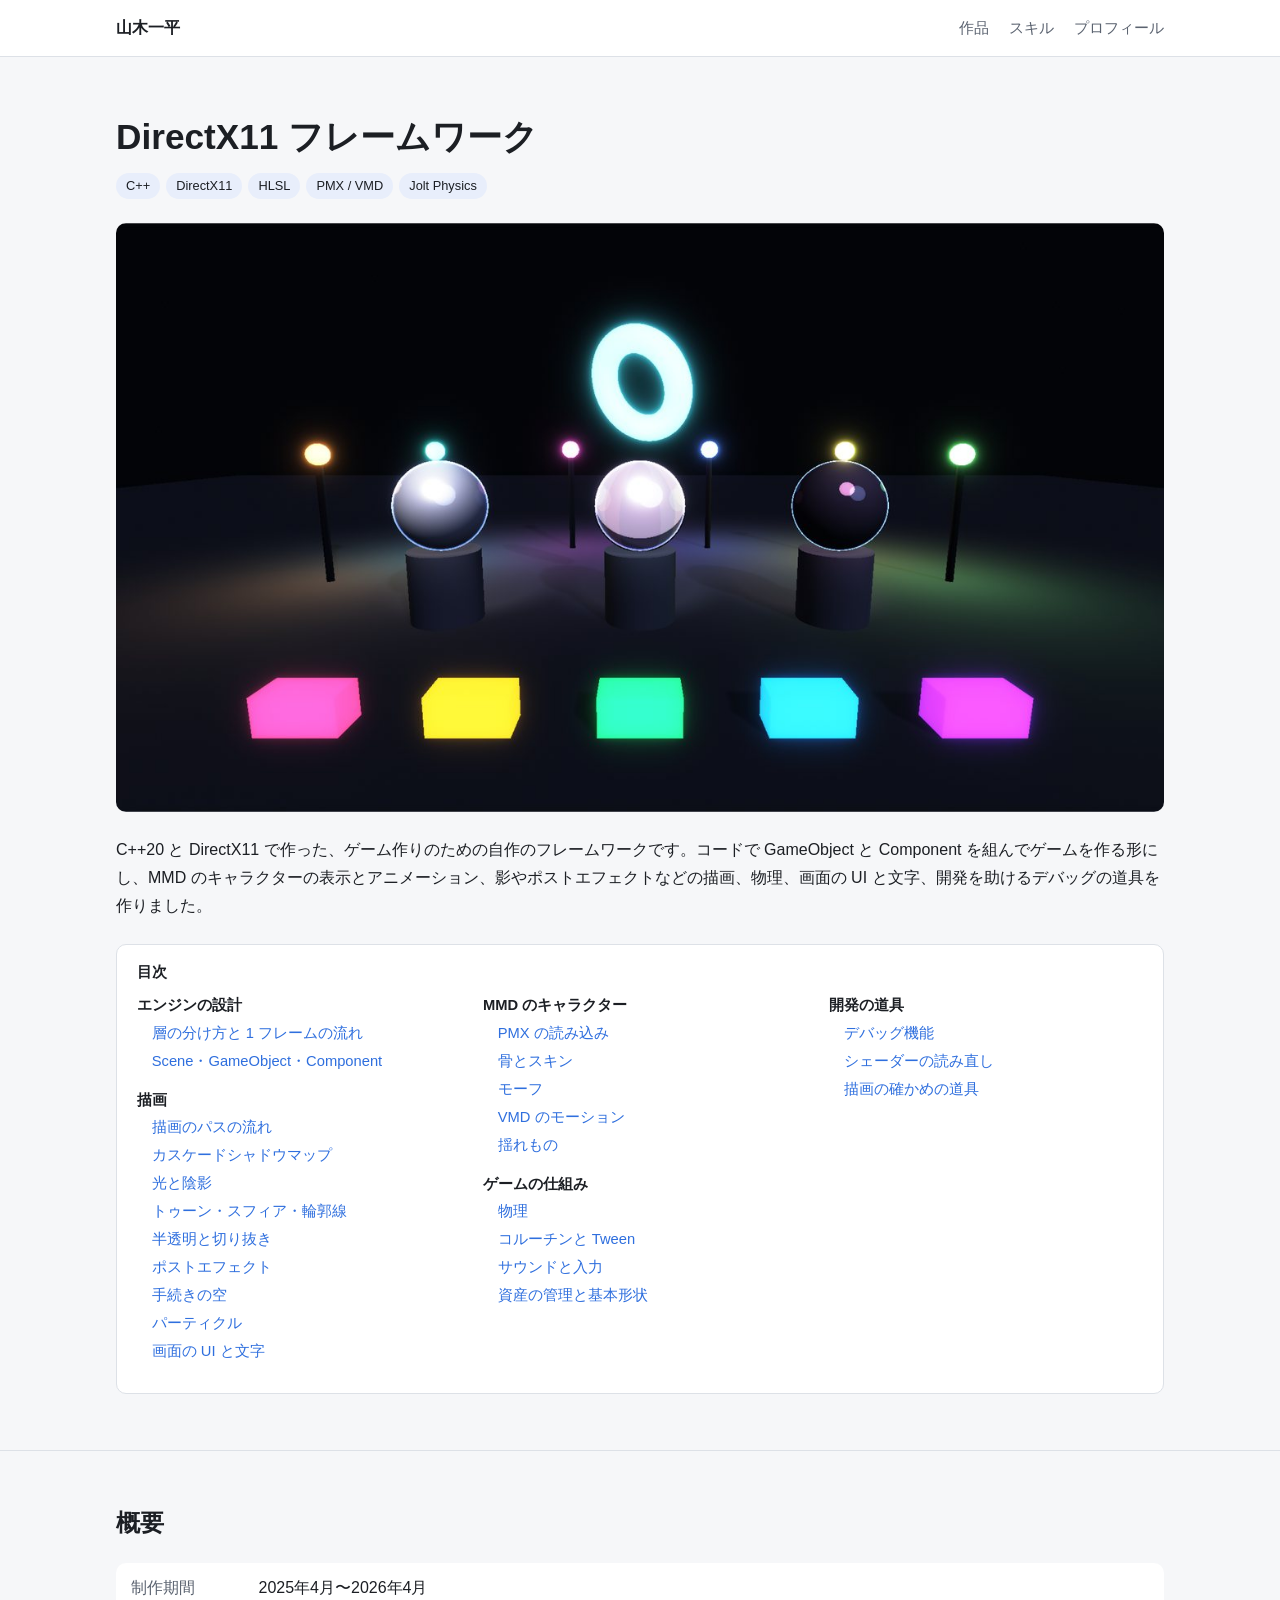
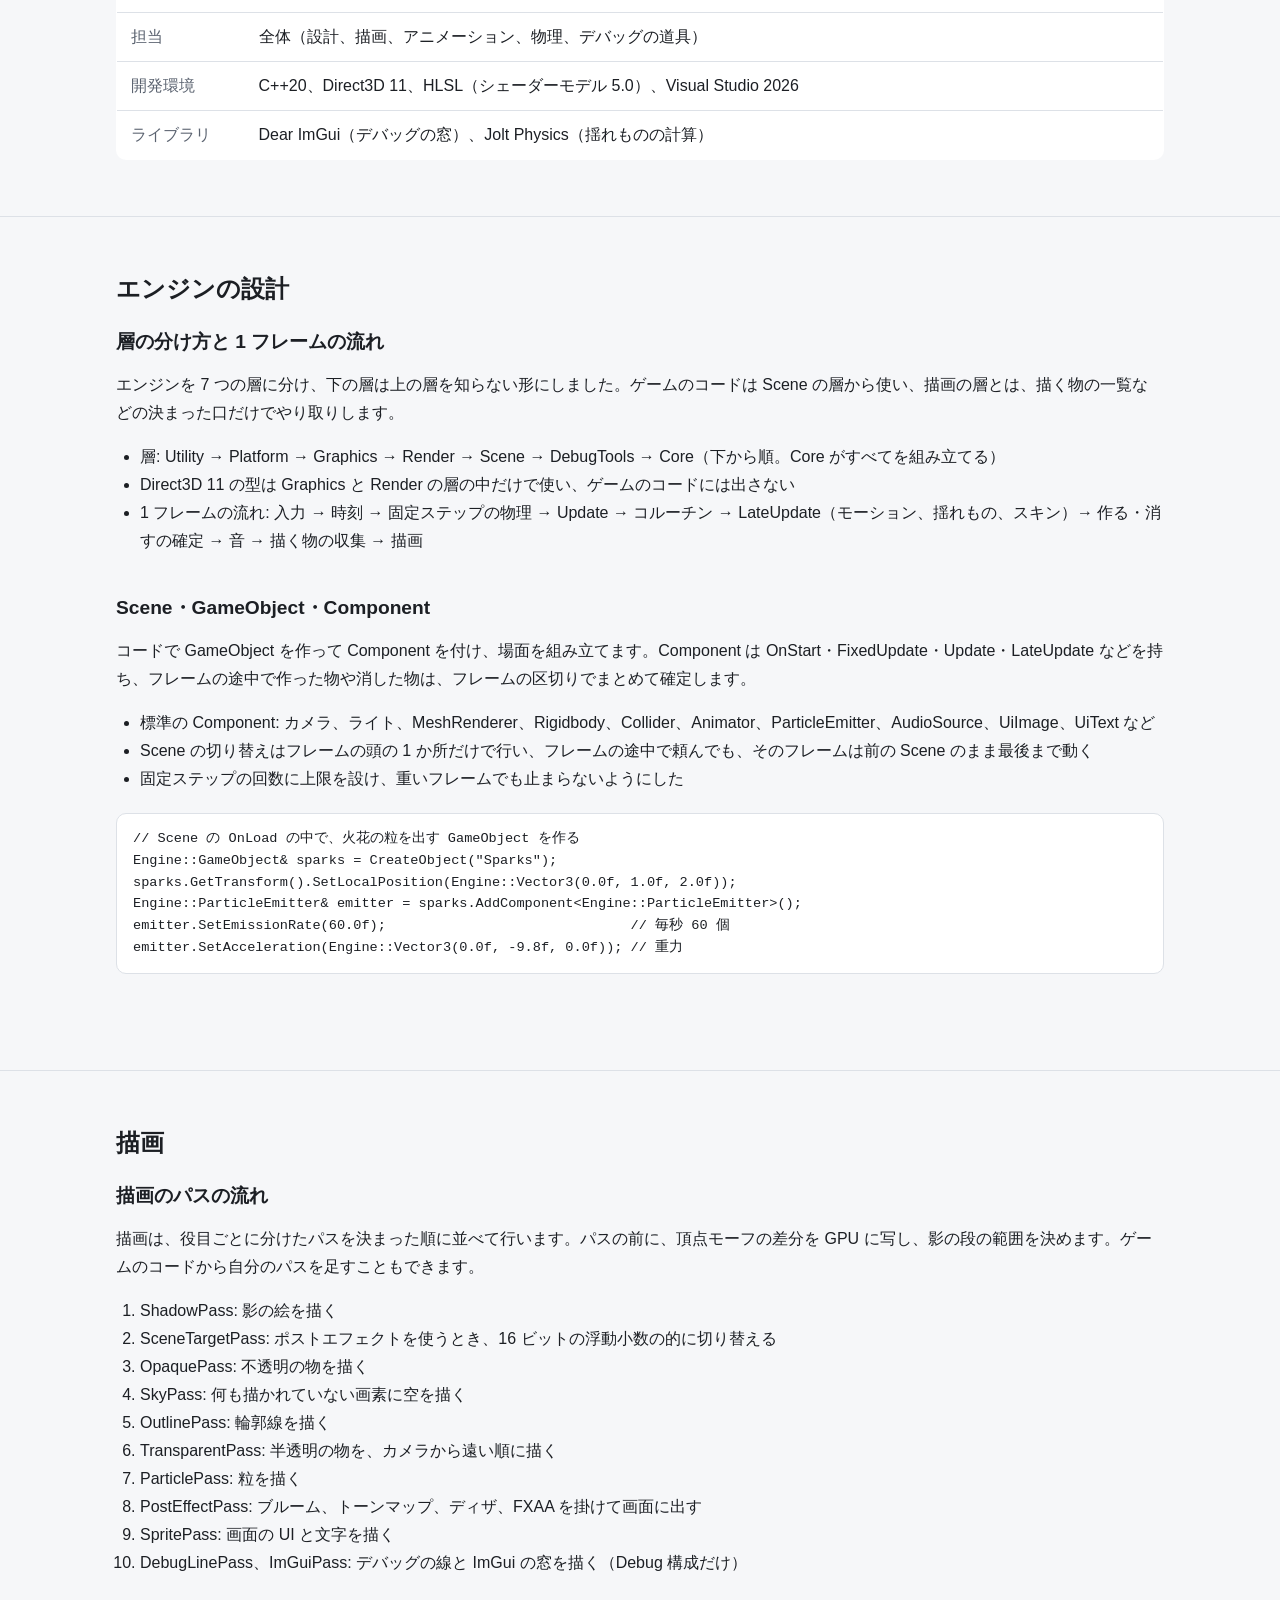
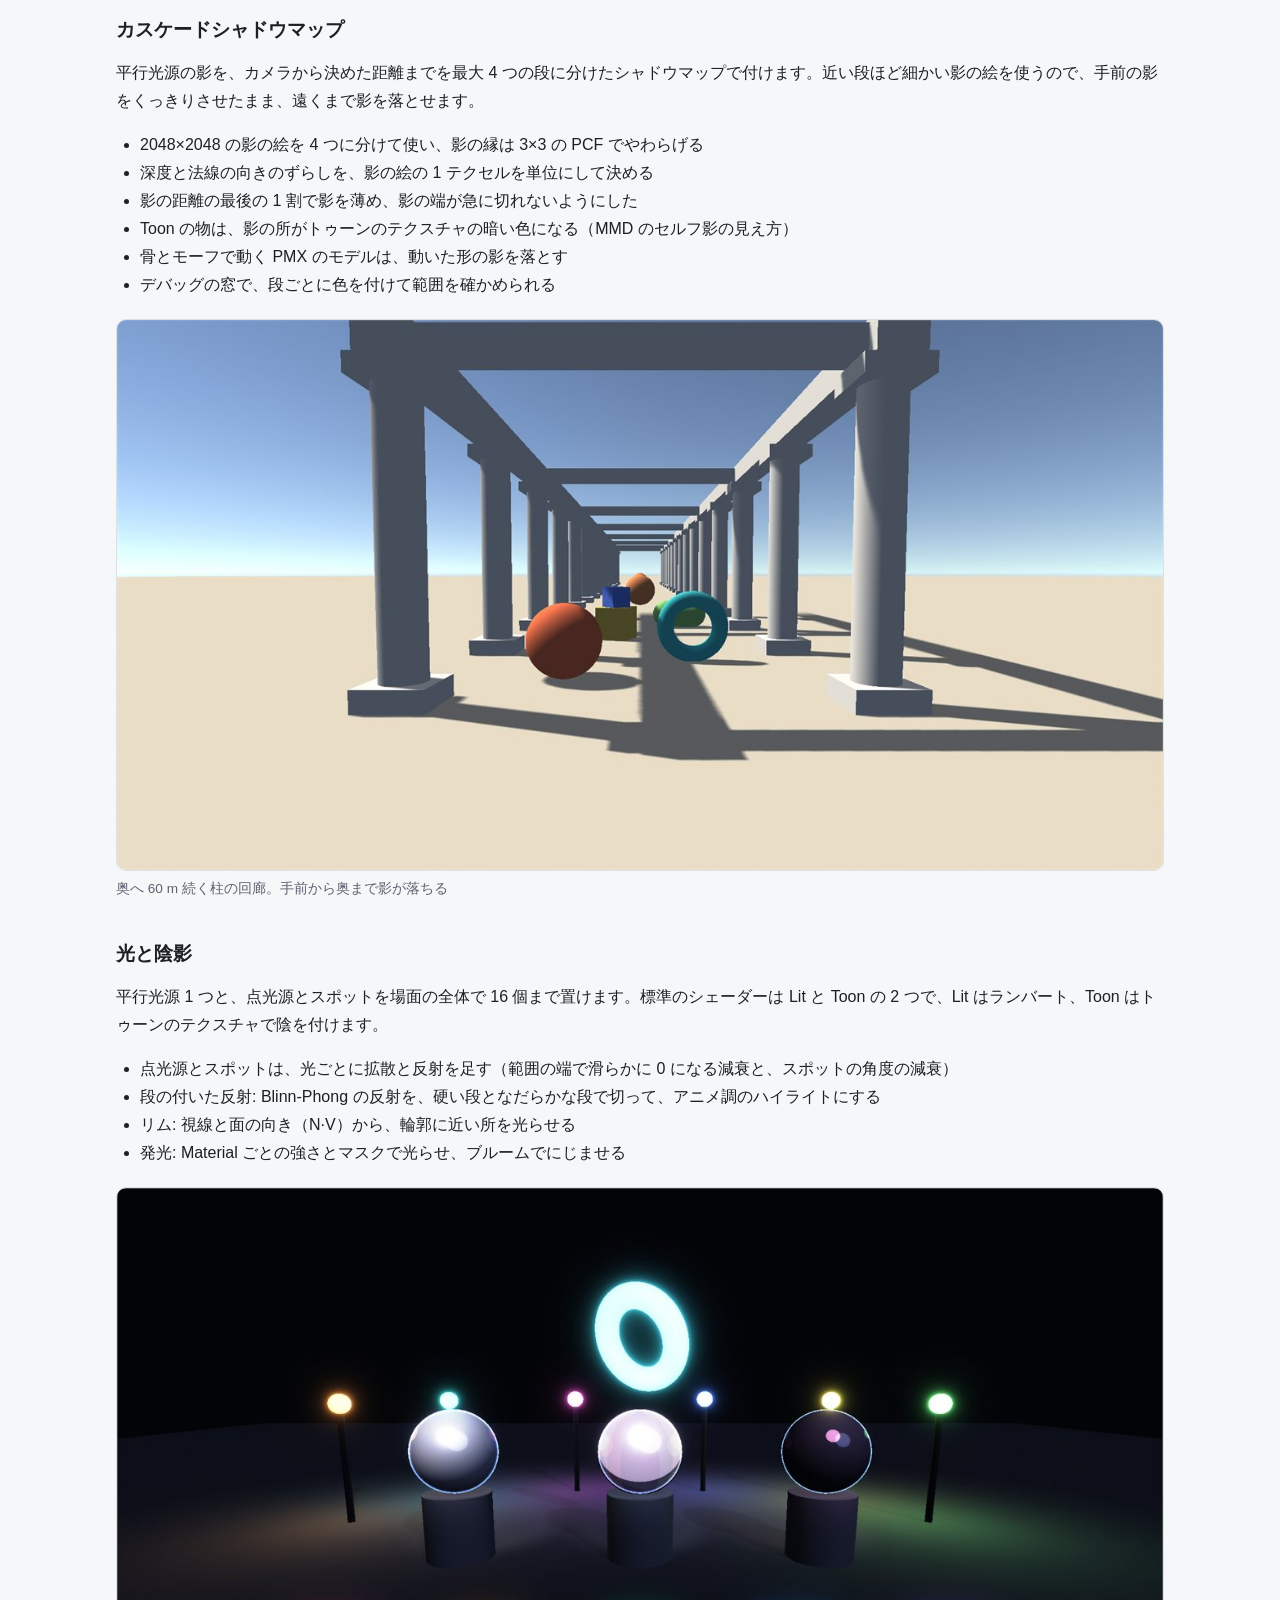
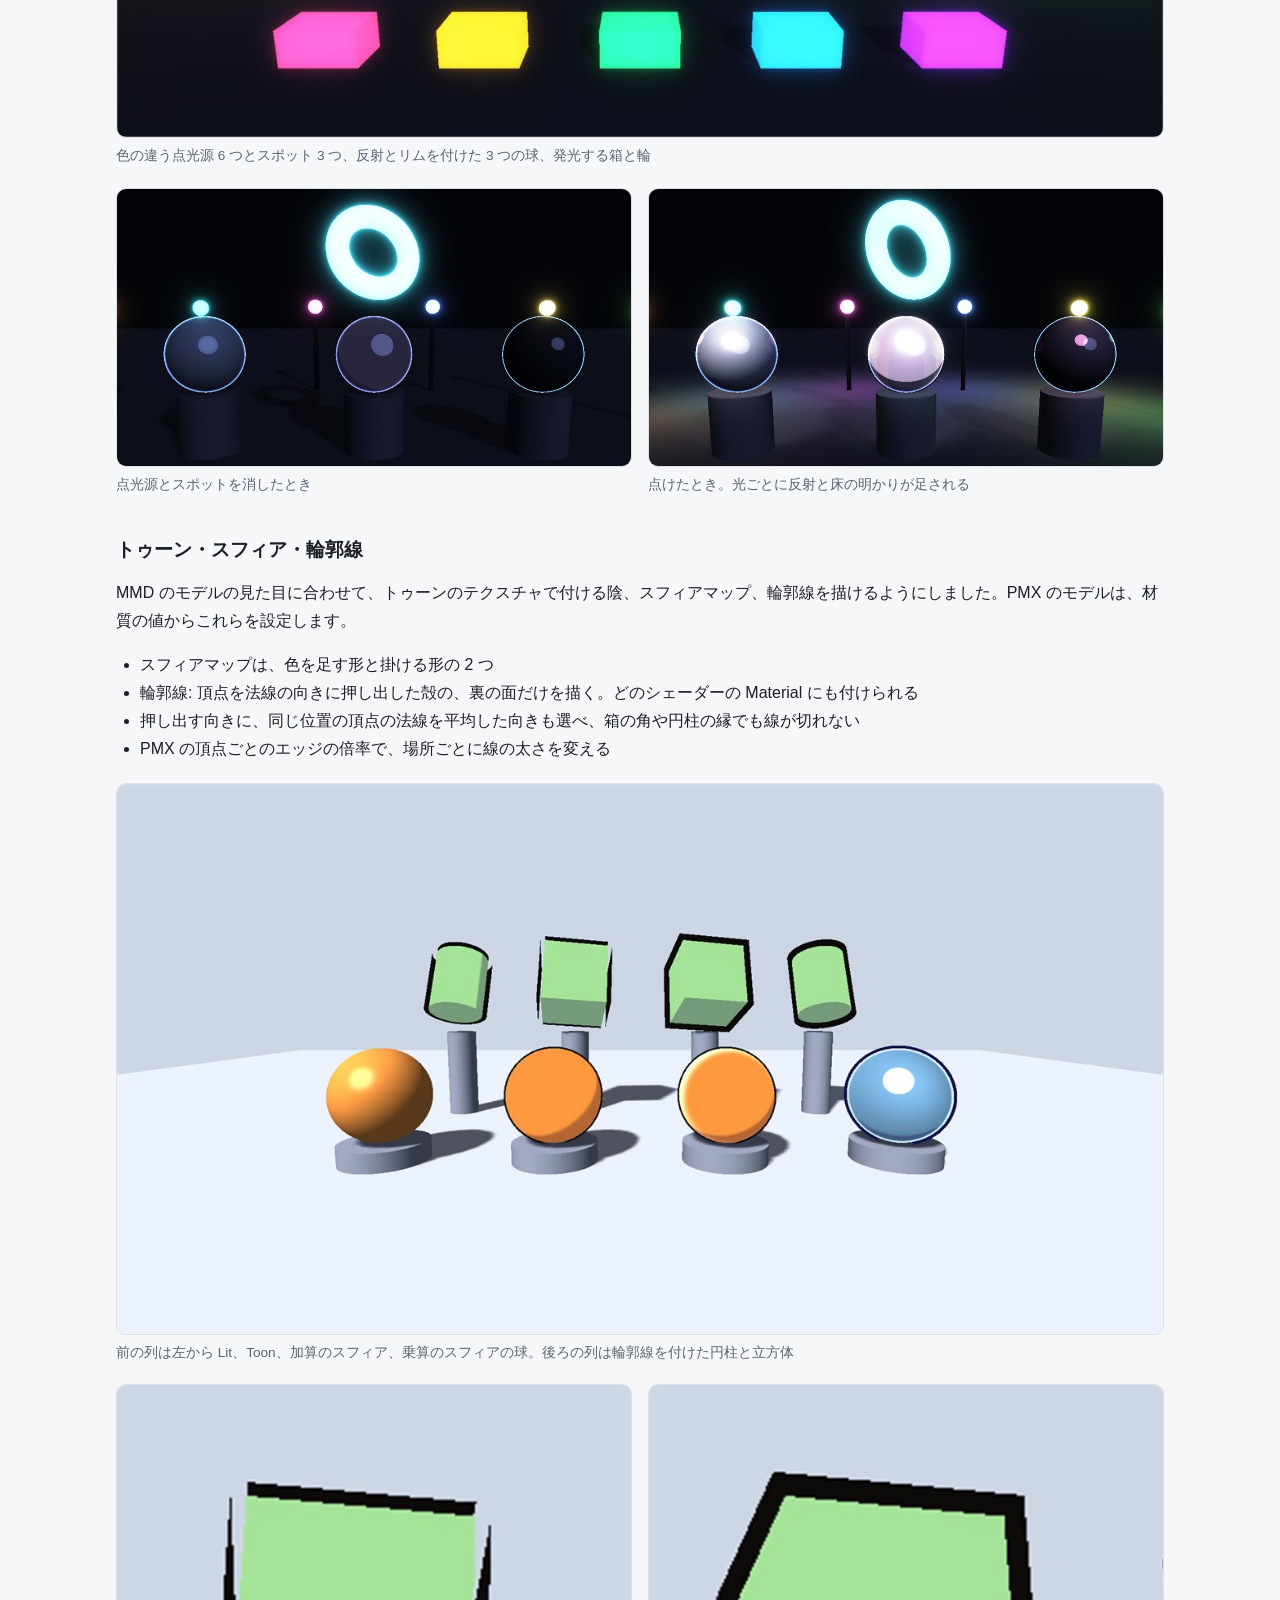
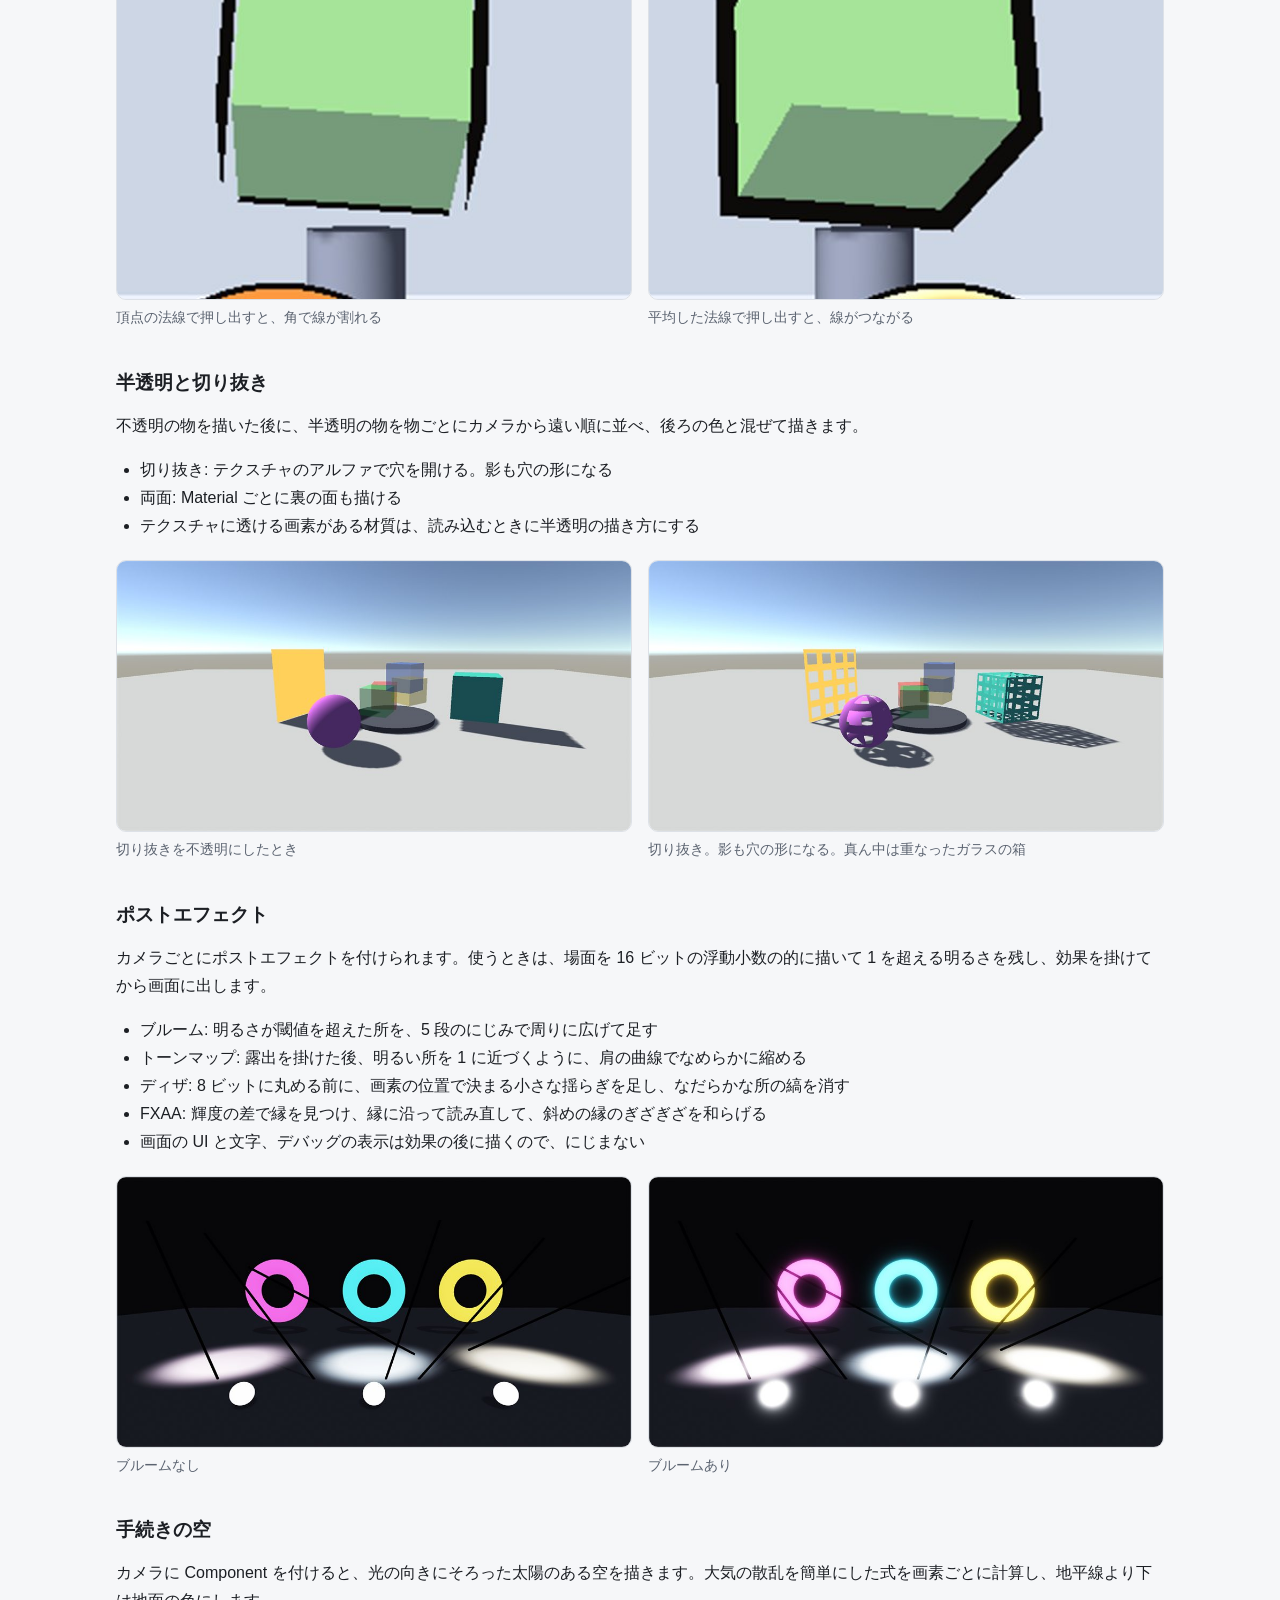
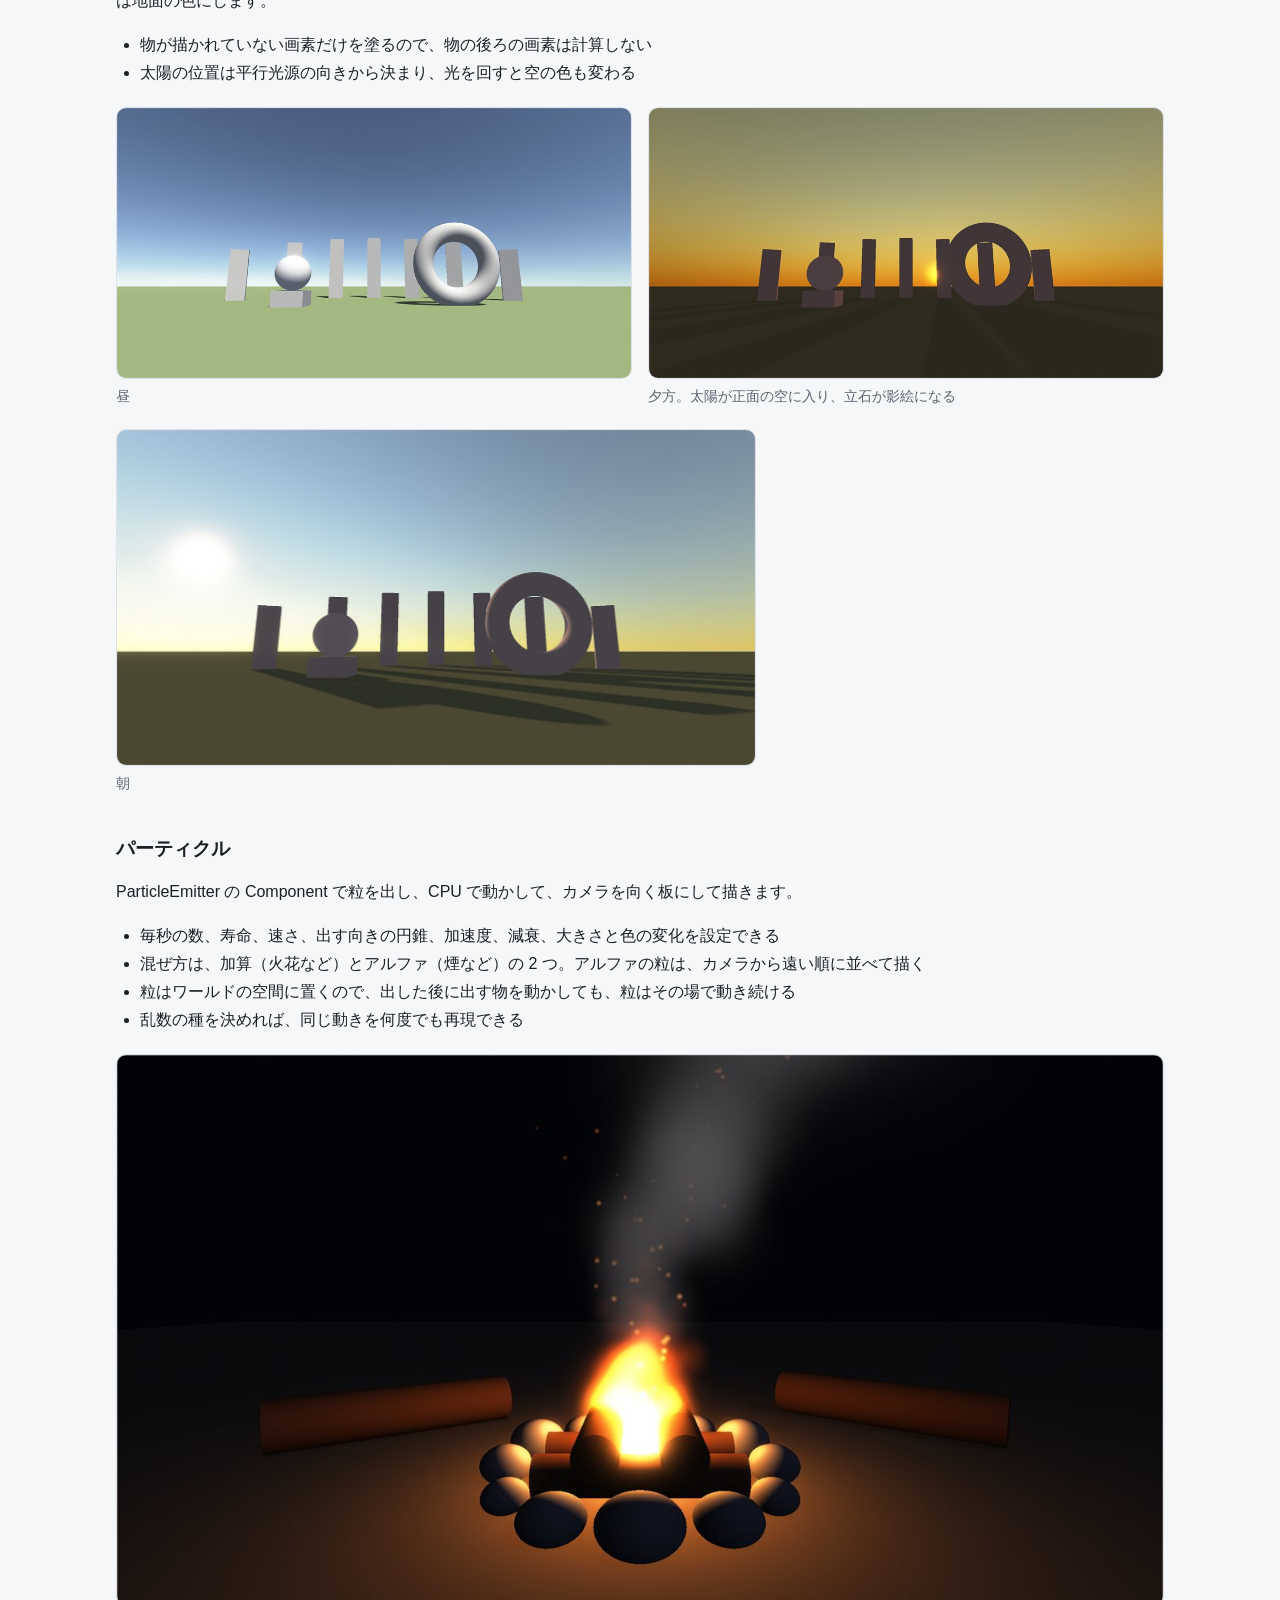
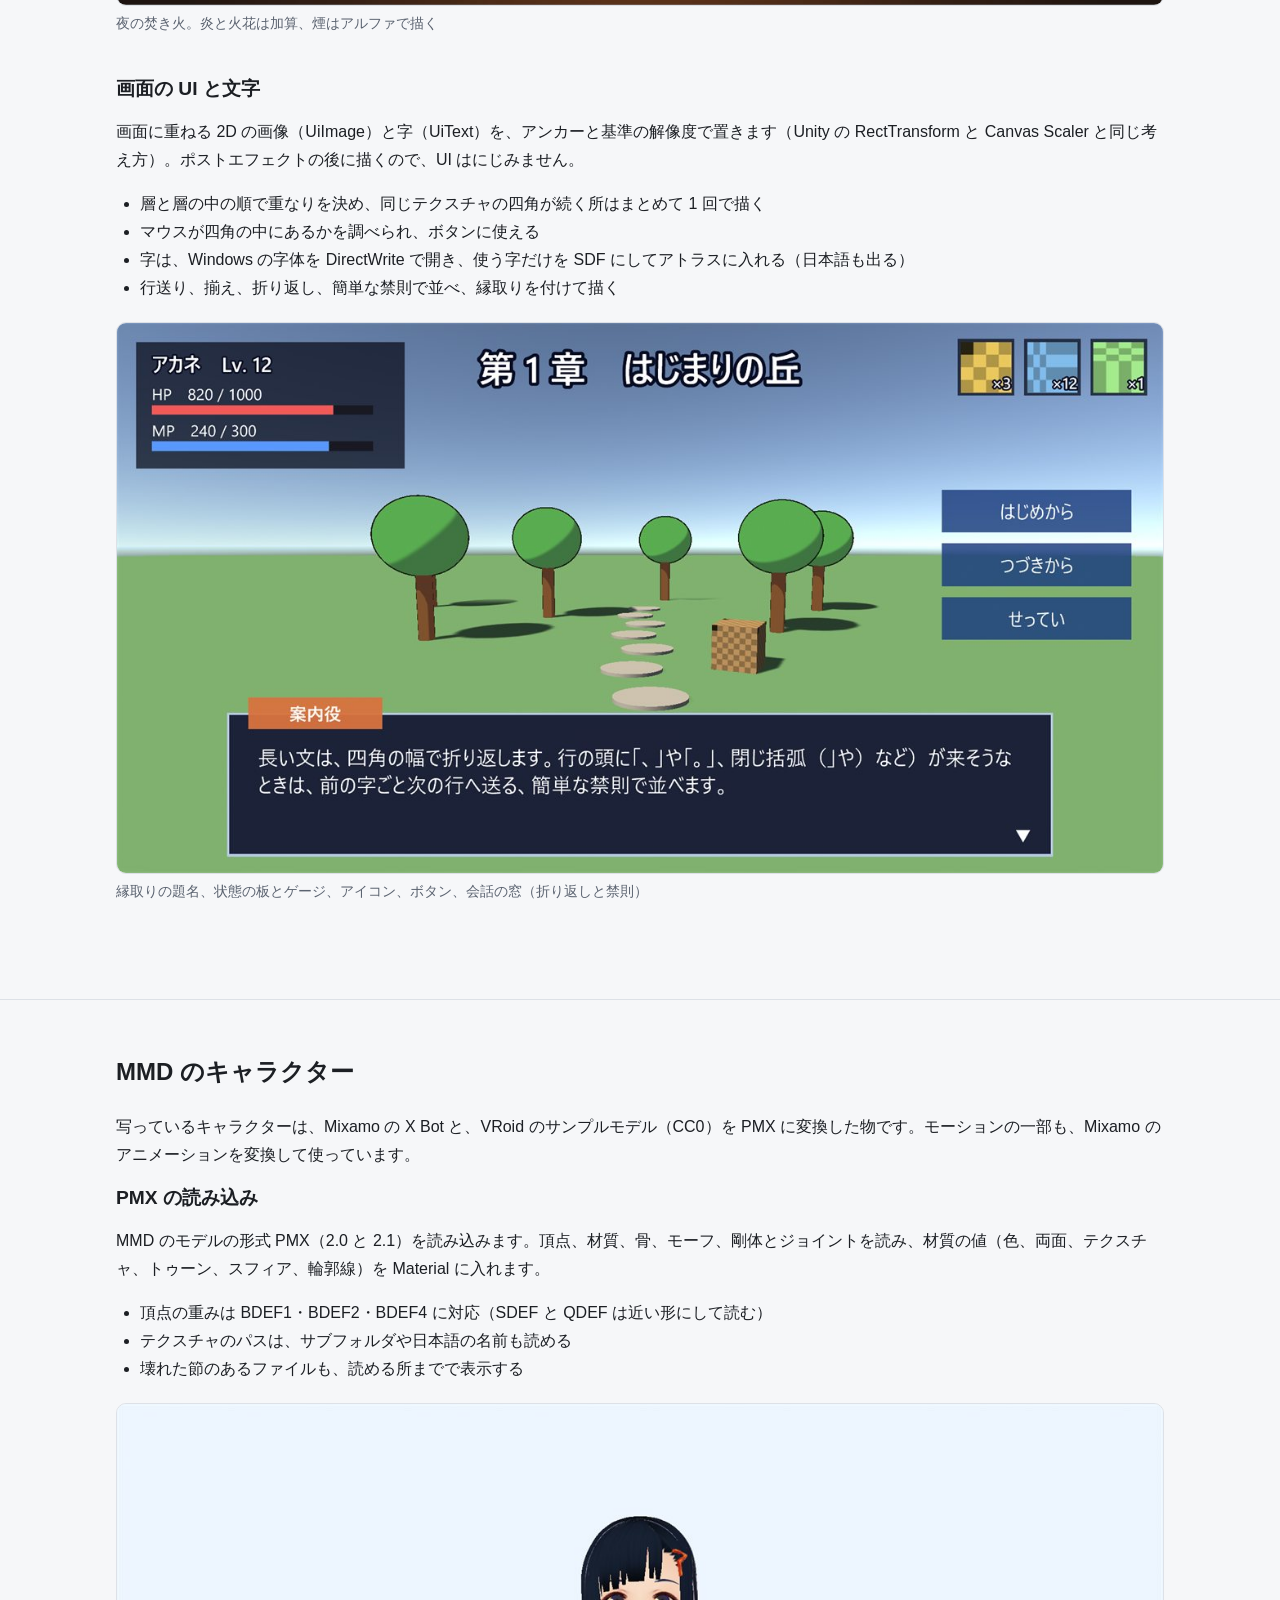
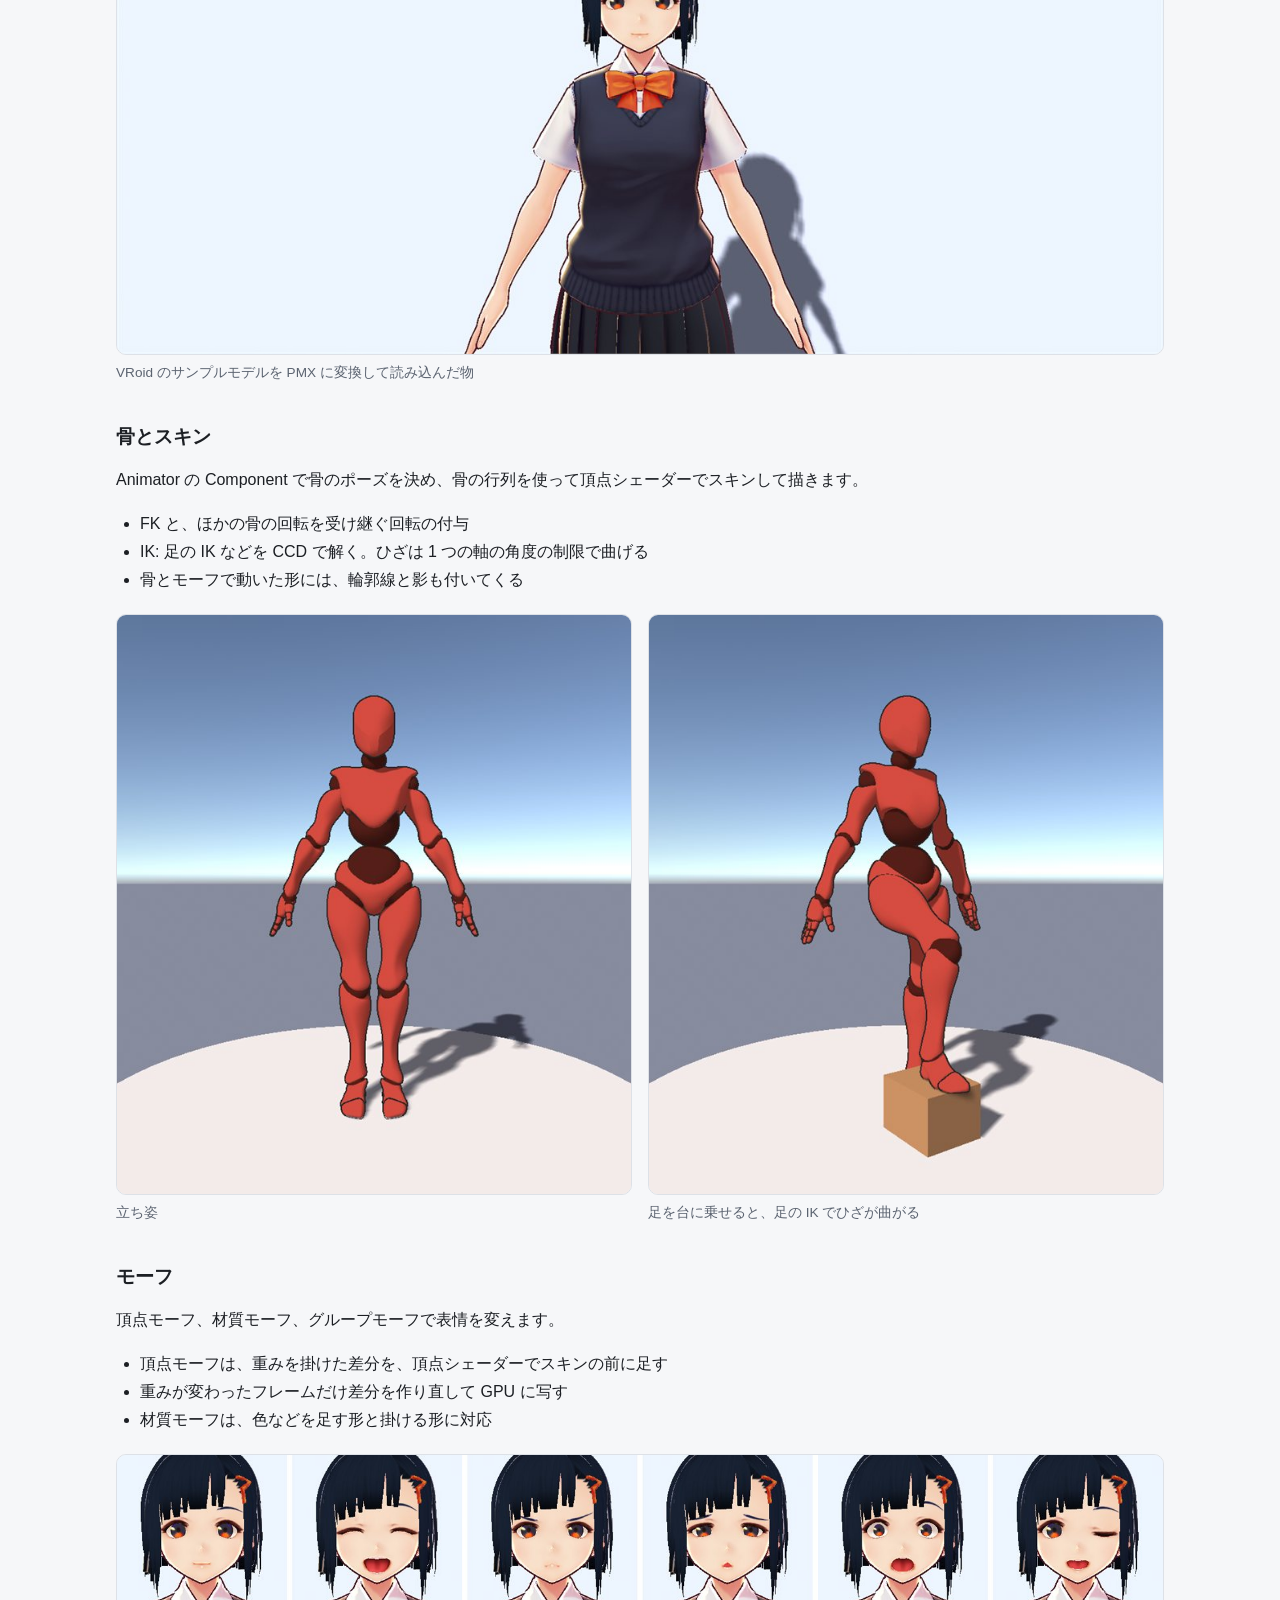
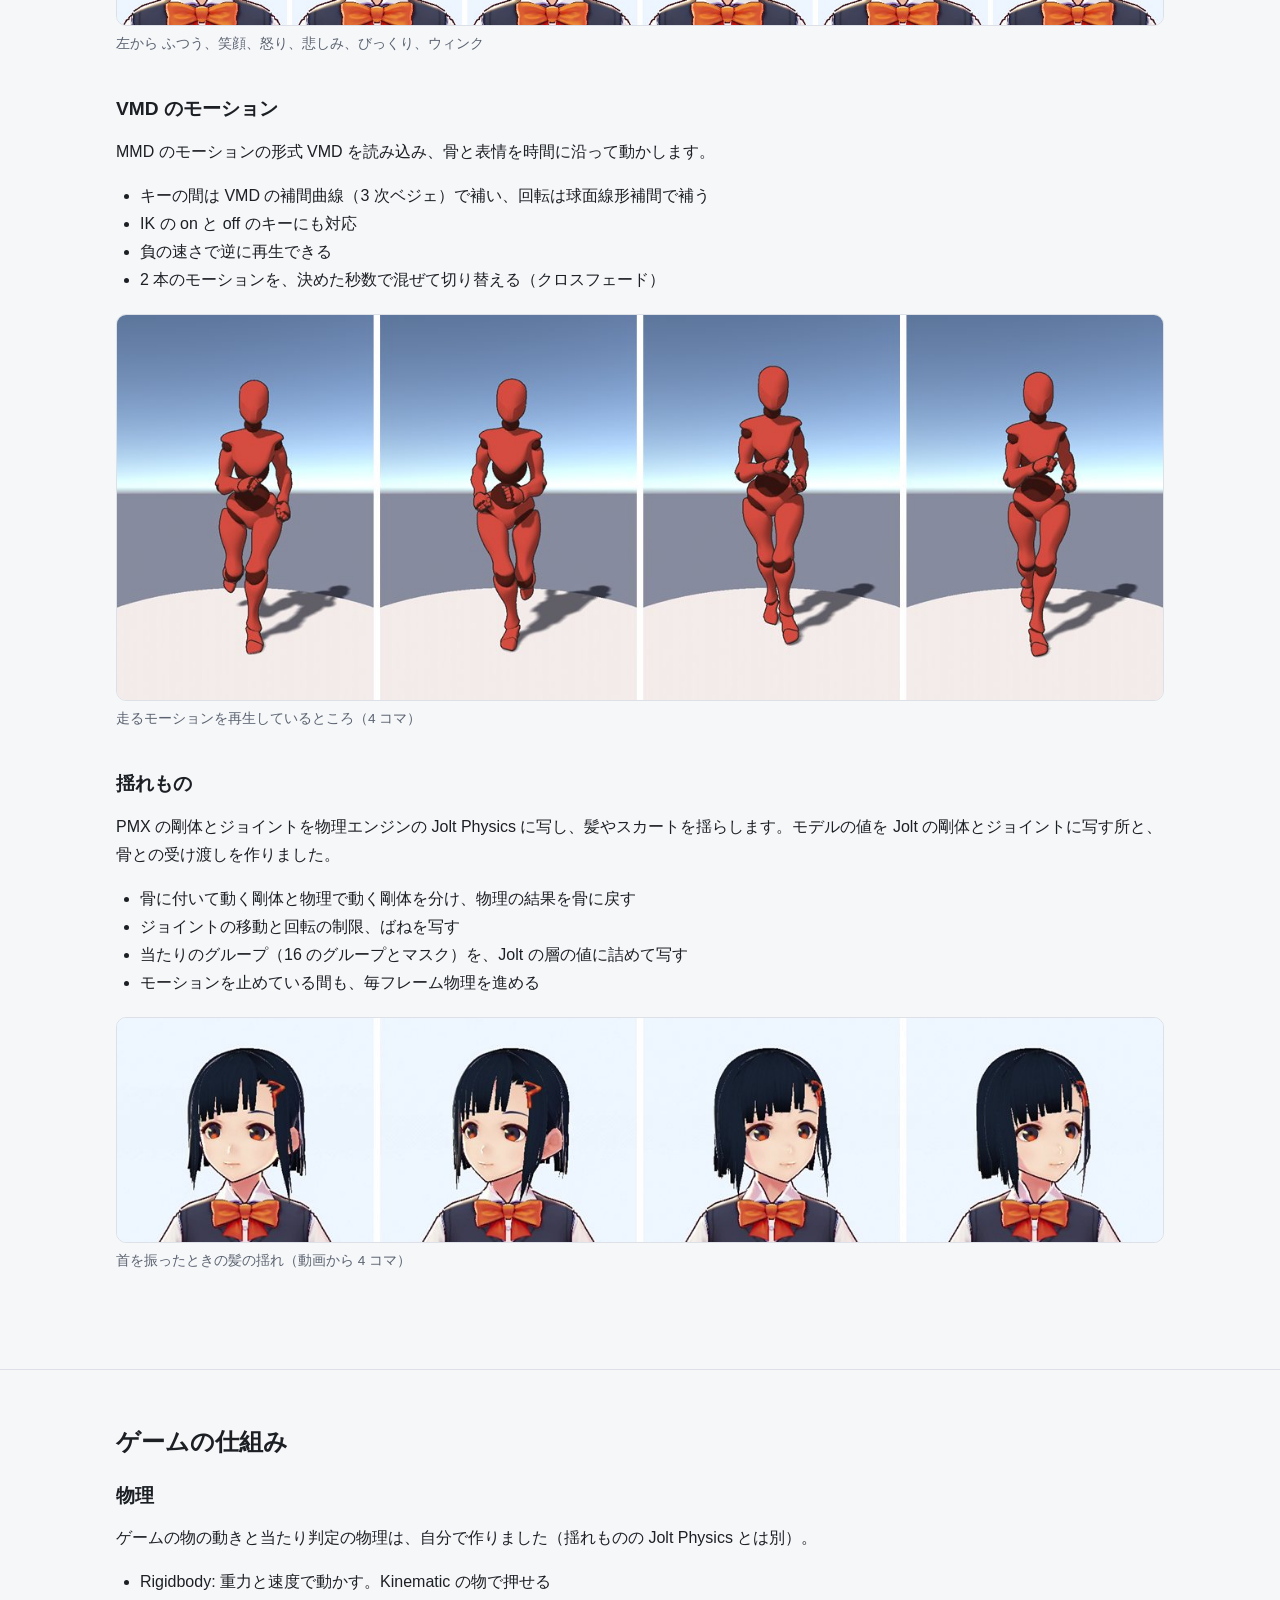
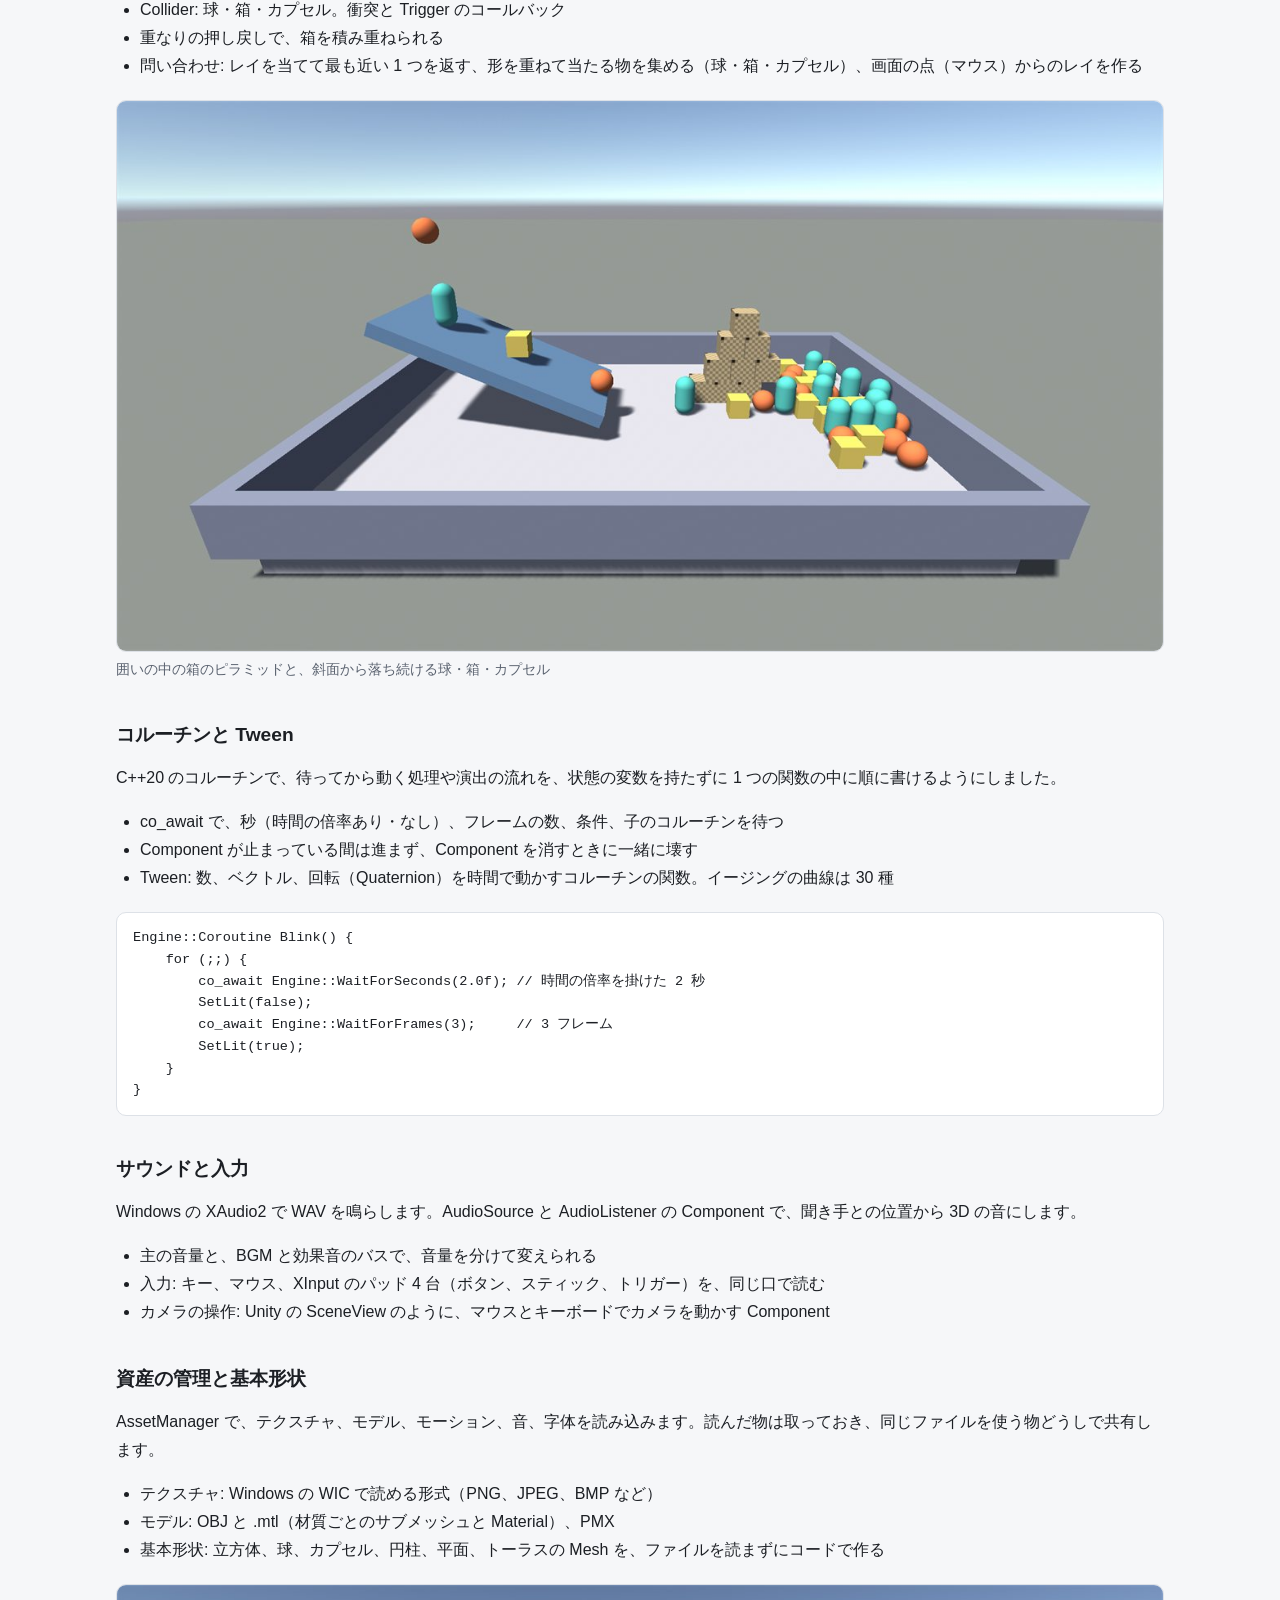
<file: works/work02.html>
<!doctype html>
<html lang="ja">
<head>
  <meta charset="utf-8">
  <meta name="viewport" content="width=device-width, initial-scale=1">
  <title>DirectX11 フレームワーク | 山木一平</title>
  <meta name="description" content="C++20 と DirectX11 で作った自作のゲームフレームワークです。MMD のキャラクターの表示とアニメーション、影やポストエフェクトなどの描画、物理、画面の UI と文字、デバッグの道具を作りました。">
  <link rel="stylesheet" href="../css/style.css?v=20261116-6">
</head>
<body>

  <header class="site-header">
    <div class="container">
      <a class="site-title" href="../">山木一平</a>
      <nav class="site-nav">
        <a href="../#works">作品</a>
        <a href="../#skills">スキル</a>
        <a href="../#profile">プロフィール</a>
      </nav>
    </div>
  </header>

  <main>

    <section class="work-header">
      <div class="container">
        <h1>DirectX11 フレームワーク</h1>
        <ul class="tags">
          <li>C++</li>
          <li>DirectX11</li>
          <li>HLSL</li>
          <li>PMX / VMD</li>
          <li>Jolt Physics</li>
        </ul>
        <div class="video">
          <img src="../images/work02/header.jpg" alt="夜の広場で、色の違う点光源と、発光する輪や箱が光っている場面" width="1280" height="720">
        </div>
        <p>C++20 と DirectX11 で作った、ゲーム作りのための自作のフレームワークです。コードで GameObject と Component を組んでゲームを作る形にし、MMD のキャラクターの表示とアニメーション、影やポストエフェクトなどの描画、物理、画面の UI と文字、開発を助けるデバッグの道具を作りました。</p>

        <nav class="toc" aria-label="目次">
          <p class="toc-title">目次</p>
          <ol>
            <li>
              <a href="#design">エンジンの設計</a>
              <ol>
                <li><a href="#layers">層の分け方と 1 フレームの流れ</a></li>
                <li><a href="#scene">Scene・GameObject・Component</a></li>
              </ol>
            </li>
            <li>
              <a href="#rendering">描画</a>
              <ol>
                <li><a href="#render-passes">描画のパスの流れ</a></li>
                <li><a href="#shadow">カスケードシャドウマップ</a></li>
                <li><a href="#lighting">光と陰影</a></li>
                <li><a href="#toon">トゥーン・スフィア・輪郭線</a></li>
                <li><a href="#transparency">半透明と切り抜き</a></li>
                <li><a href="#post-effect">ポストエフェクト</a></li>
                <li><a href="#sky">手続きの空</a></li>
                <li><a href="#particle">パーティクル</a></li>
                <li><a href="#ui-text">画面の UI と文字</a></li>
              </ol>
            </li>
            <li>
              <a href="#mmd">MMD のキャラクター</a>
              <ol>
                <li><a href="#pmx">PMX の読み込み</a></li>
                <li><a href="#skinning">骨とスキン</a></li>
                <li><a href="#morph">モーフ</a></li>
                <li><a href="#motion">VMD のモーション</a></li>
                <li><a href="#swing">揺れもの</a></li>
              </ol>
            </li>
            <li>
              <a href="#systems">ゲームの仕組み</a>
              <ol>
                <li><a href="#physics">物理</a></li>
                <li><a href="#coroutine">コルーチンと Tween</a></li>
                <li><a href="#audio-input">サウンドと入力</a></li>
                <li><a href="#assets">資産の管理と基本形状</a></li>
              </ol>
            </li>
            <li>
              <a href="#tools">開発の道具</a>
              <ol>
                <li><a href="#debug-tools">デバッグ機能</a></li>
                <li><a href="#shader-reload">シェーダーの読み直し</a></li>
                <li><a href="#render-check">描画の確かめの道具</a></li>
              </ol>
            </li>
          </ol>
        </nav>
      </div>
    </section>

    <section>
      <div class="container">
        <h2 class="section-title">概要</h2>
        <table class="info-table">
          <tr><th>制作期間</th><td>2025年4月〜2026年4月</td></tr>
          <tr><th>担当</th><td>全体（設計、描画、アニメーション、物理、デバッグの道具）</td></tr>
          <tr><th>開発環境</th><td>C++20、Direct3D 11、HLSL（シェーダーモデル 5.0）、Visual Studio 2026</td></tr>
          <tr><th>ライブラリ</th><td>Dear ImGui（デバッグの窓）、Jolt Physics（揺れものの計算）</td></tr>
        </table>
      </div>
    </section>

    <section id="design">
      <div class="container">
        <h2 class="section-title">エンジンの設計</h2>

        <div class="feature" id="layers">
          <h3>層の分け方と 1 フレームの流れ</h3>
          <p>エンジンを 7 つの層に分け、下の層は上の層を知らない形にしました。ゲームのコードは Scene の層から使い、描画の層とは、描く物の一覧などの決まった口だけでやり取りします。</p>
          <ul>
            <li>層: Utility → Platform → Graphics → Render → Scene → DebugTools → Core（下から順。Core がすべてを組み立てる）</li>
            <li>Direct3D 11 の型は Graphics と Render の層の中だけで使い、ゲームのコードには出さない</li>
            <li>1 フレームの流れ: 入力 → 時刻 → 固定ステップの物理 → Update → コルーチン → LateUpdate（モーション、揺れもの、スキン）→ 作る・消すの確定 → 音 → 描く物の収集 → 描画</li>
          </ul>
        </div>

        <div class="feature" id="scene">
          <h3>Scene・GameObject・Component</h3>
          <p>コードで GameObject を作って Component を付け、場面を組み立てます。Component は OnStart・FixedUpdate・Update・LateUpdate などを持ち、フレームの途中で作った物や消した物は、フレームの区切りでまとめて確定します。</p>
          <ul>
            <li>標準の Component: カメラ、ライト、MeshRenderer、Rigidbody、Collider、Animator、ParticleEmitter、AudioSource、UiImage、UiText など</li>
            <li>Scene の切り替えはフレームの頭の 1 か所だけで行い、フレームの途中で頼んでも、そのフレームは前の Scene のまま最後まで動く</li>
            <li>固定ステップの回数に上限を設け、重いフレームでも止まらないようにした</li>
          </ul>
<pre><code>// Scene の OnLoad の中で、火花の粒を出す GameObject を作る
Engine::GameObject&amp; sparks = CreateObject("Sparks");
sparks.GetTransform().SetLocalPosition(Engine::Vector3(0.0f, 1.0f, 2.0f));
Engine::ParticleEmitter&amp; emitter = sparks.AddComponent&lt;Engine::ParticleEmitter&gt;();
emitter.SetEmissionRate(60.0f);                              // 毎秒 60 個
emitter.SetAcceleration(Engine::Vector3(0.0f, -9.8f, 0.0f)); // 重力</code></pre>
        </div>
      </div>
    </section>

    <section id="rendering">
      <div class="container">
        <h2 class="section-title">描画</h2>

        <div class="feature" id="render-passes">
          <h3>描画のパスの流れ</h3>
          <p>描画は、役目ごとに分けたパスを決まった順に並べて行います。パスの前に、頂点モーフの差分を GPU に写し、影の段の範囲を決めます。ゲームのコードから自分のパスを足すこともできます。</p>
          <ol>
            <li>ShadowPass: 影の絵を描く</li>
            <li>SceneTargetPass: ポストエフェクトを使うとき、16 ビットの浮動小数の的に切り替える</li>
            <li>OpaquePass: 不透明の物を描く</li>
            <li>SkyPass: 何も描かれていない画素に空を描く</li>
            <li>OutlinePass: 輪郭線を描く</li>
            <li>TransparentPass: 半透明の物を、カメラから遠い順に描く</li>
            <li>ParticlePass: 粒を描く</li>
            <li>PostEffectPass: ブルーム、トーンマップ、ディザ、FXAA を掛けて画面に出す</li>
            <li>SpritePass: 画面の UI と文字を描く</li>
            <li>DebugLinePass、ImGuiPass: デバッグの線と ImGui の窓を描く（Debug 構成だけ）</li>
          </ol>
        </div>

        <div class="feature" id="shadow">
          <h3>カスケードシャドウマップ</h3>
          <p>平行光源の影を、カメラから決めた距離までを最大 4 つの段に分けたシャドウマップで付けます。近い段ほど細かい影の絵を使うので、手前の影をくっきりさせたまま、遠くまで影を落とせます。</p>
          <ul>
            <li>2048×2048 の影の絵を 4 つに分けて使い、影の縁は 3×3 の PCF でやわらげる</li>
            <li>深度と法線の向きのずらしを、影の絵の 1 テクセルを単位にして決める</li>
            <li>影の距離の最後の 1 割で影を薄め、影の端が急に切れないようにした</li>
            <li>Toon の物は、影の所がトゥーンのテクスチャの暗い色になる（MMD のセルフ影の見え方）</li>
            <li>骨とモーフで動く PMX のモデルは、動いた形の影を落とす</li>
            <li>デバッグの窓で、段ごとに色を付けて範囲を確かめられる</li>
          </ul>
          <figure class="figure">
            <img src="../images/work02/shadow.jpg" alt="奥へ続く柱の回廊に、柱と球と輪の影が長く落ちている場面" width="1280" height="673" loading="lazy">
            <figcaption>奥へ 60 m 続く柱の回廊。手前から奥まで影が落ちる</figcaption>
          </figure>
        </div>

        <div class="feature" id="lighting">
          <h3>光と陰影</h3>
          <p>平行光源 1 つと、点光源とスポットを場面の全体で 16 個まで置けます。標準のシェーダーは Lit と Toon の 2 つで、Lit はランバート、Toon はトゥーンのテクスチャで陰を付けます。</p>
          <ul>
            <li>点光源とスポットは、光ごとに拡散と反射を足す（範囲の端で滑らかに 0 になる減衰と、スポットの角度の減衰）</li>
            <li>段の付いた反射: Blinn-Phong の反射を、硬い段となだらかな段で切って、アニメ調のハイライトにする</li>
            <li>リム: 視線と面の向き（N·V）から、輪郭に近い所を光らせる</li>
            <li>発光: Material ごとの強さとマスクで光らせ、ブルームでにじませる</li>
          </ul>
          <figure class="figure">
            <img src="../images/work02/lighting.jpg" alt="夜の広場で、色の違う点光源とスポットが床を照らし、3 つの球に反射が付き、箱と輪が発光している場面" width="1280" height="673" loading="lazy">
            <figcaption>色の違う点光源 6 つとスポット 3 つ、反射とリムを付けた 3 つの球、発光する箱と輪</figcaption>
          </figure>
          <div class="compare">
            <figure class="figure">
              <img src="../images/work02/lighting-plain.jpg" alt="点光源とスポットを消した、暗い球の並び" width="960" height="517" loading="lazy">
              <figcaption>点光源とスポットを消したとき</figcaption>
            </figure>
            <figure class="figure">
              <img src="../images/work02/lighting-highlight.jpg" alt="点光源とスポットで、球に色の付いた反射が入り、床が照らされた並び" width="960" height="517" loading="lazy">
              <figcaption>点けたとき。光ごとに反射と床の明かりが足される</figcaption>
            </figure>
          </div>
        </div>

        <div class="feature" id="toon">
          <h3>トゥーン・スフィア・輪郭線</h3>
          <p>MMD のモデルの見た目に合わせて、トゥーンのテクスチャで付ける陰、スフィアマップ、輪郭線を描けるようにしました。PMX のモデルは、材質の値からこれらを設定します。</p>
          <ul>
            <li>スフィアマップは、色を足す形と掛ける形の 2 つ</li>
            <li>輪郭線: 頂点を法線の向きに押し出した殻の、裏の面だけを描く。どのシェーダーの Material にも付けられる</li>
            <li>押し出す向きに、同じ位置の頂点の法線を平均した向きも選べ、箱の角や円柱の縁でも線が切れない</li>
            <li>PMX の頂点ごとのエッジの倍率で、場所ごとに線の太さを変える</li>
          </ul>
          <figure class="figure">
            <img src="../images/work02/toon.jpg" alt="前の列に 4 つの球、後ろの列に輪郭線を付けた円柱と立方体が並ぶ場面" width="1280" height="673" loading="lazy">
            <figcaption>前の列は左から Lit、Toon、加算のスフィア、乗算のスフィアの球。後ろの列は輪郭線を付けた円柱と立方体</figcaption>
          </figure>
          <div class="compare">
            <figure class="figure">
              <img src="../images/work02/toon-outline-vertex.jpg" alt="角で輪郭線が途切れている立方体" width="520" height="520" loading="lazy">
              <figcaption>頂点の法線で押し出すと、角で線が割れる</figcaption>
            </figure>
            <figure class="figure">
              <img src="../images/work02/toon-outline-smooth.jpg" alt="角でも輪郭線がつながっている立方体" width="520" height="520" loading="lazy">
              <figcaption>平均した法線で押し出すと、線がつながる</figcaption>
            </figure>
          </div>
        </div>

        <div class="feature" id="transparency">
          <h3>半透明と切り抜き</h3>
          <p>不透明の物を描いた後に、半透明の物を物ごとにカメラから遠い順に並べ、後ろの色と混ぜて描きます。</p>
          <ul>
            <li>切り抜き: テクスチャのアルファで穴を開ける。影も穴の形になる</li>
            <li>両面: Material ごとに裏の面も描ける</li>
            <li>テクスチャに透ける画素がある材質は、読み込むときに半透明の描き方にする</li>
          </ul>
          <div class="compare">
            <figure class="figure">
              <img src="../images/work02/transparency-opaque.jpg" alt="格子の衝立と球と箱を、不透明で描いた場面" width="960" height="504" loading="lazy">
              <figcaption>切り抜きを不透明にしたとき</figcaption>
            </figure>
            <figure class="figure">
              <img src="../images/work02/transparency-cutout.jpg" alt="格子の衝立と球と箱に穴が開き、影も格子の形になった場面" width="960" height="504" loading="lazy">
              <figcaption>切り抜き。影も穴の形になる。真ん中は重なったガラスの箱</figcaption>
            </figure>
          </div>
        </div>

        <div class="feature" id="post-effect">
          <h3>ポストエフェクト</h3>
          <p>カメラごとにポストエフェクトを付けられます。使うときは、場面を 16 ビットの浮動小数の的に描いて 1 を超える明るさを残し、効果を掛けてから画面に出します。</p>
          <ul>
            <li>ブルーム: 明るさが閾値を超えた所を、5 段のにじみで周りに広げて足す</li>
            <li>トーンマップ: 露出を掛けた後、明るい所を 1 に近づくように、肩の曲線でなめらかに縮める</li>
            <li>ディザ: 8 ビットに丸める前に、画素の位置で決まる小さな揺らぎを足し、なだらかな所の縞を消す</li>
            <li>FXAA: 輝度の差で縁を見つけ、縁に沿って読み直して、斜めの縁のぎざぎざを和らげる</li>
            <li>画面の UI と文字、デバッグの表示は効果の後に描くので、にじまない</li>
          </ul>
          <div class="compare">
            <figure class="figure">
              <img src="../images/work02/bloom-off.jpg" alt="暗い部屋の光る輪と床の光を、ブルームなしで描いた場面" width="960" height="504" loading="lazy">
              <figcaption>ブルームなし</figcaption>
            </figure>
            <figure class="figure">
              <img src="../images/work02/bloom-on.jpg" alt="光る輪と床の光の周りが、ブルームでにじんだ場面" width="960" height="504" loading="lazy">
              <figcaption>ブルームあり</figcaption>
            </figure>
          </div>
        </div>

        <div class="feature" id="sky">
          <h3>手続きの空</h3>
          <p>カメラに Component を付けると、光の向きにそろった太陽のある空を描きます。大気の散乱を簡単にした式を画素ごとに計算し、地平線より下は地面の色にします。</p>
          <ul>
            <li>物が描かれていない画素だけを塗るので、物の後ろの画素は計算しない</li>
            <li>太陽の位置は平行光源の向きから決まり、光を回すと空の色も変わる</li>
          </ul>
          <div class="compare">
            <figure class="figure">
              <img src="../images/work02/sky-day.jpg" alt="青い空の下の平原に、立石と球と輪が並ぶ昼の場面" width="960" height="504" loading="lazy">
              <figcaption>昼</figcaption>
            </figure>
            <figure class="figure">
              <img src="../images/work02/sky-evening.jpg" alt="橙色の夕焼けの空の前で、立石が影絵になった場面" width="960" height="504" loading="lazy">
              <figcaption>夕方。太陽が正面の空に入り、立石が影絵になる</figcaption>
            </figure>
          </div>
          <figure class="figure medium">
            <img src="../images/work02/sky-morning.jpg" alt="明るい朝の空に太陽が見え、立石の影が手前へ伸びる場面" width="1280" height="673" loading="lazy">
            <figcaption>朝</figcaption>
          </figure>
        </div>

        <div class="feature" id="particle">
          <h3>パーティクル</h3>
          <p>ParticleEmitter の Component で粒を出し、CPU で動かして、カメラを向く板にして描きます。</p>
          <ul>
            <li>毎秒の数、寿命、速さ、出す向きの円錐、加速度、減衰、大きさと色の変化を設定できる</li>
            <li>混ぜ方は、加算（火花など）とアルファ（煙など）の 2 つ。アルファの粒は、カメラから遠い順に並べて描く</li>
            <li>粒はワールドの空間に置くので、出した後に出す物を動かしても、粒はその場で動き続ける</li>
            <li>乱数の種を決めれば、同じ動きを何度でも再現できる</li>
          </ul>
          <figure class="figure">
            <img src="../images/work02/particles.jpg" alt="夜の焚き火から、炎と火花と煙が上がっている場面" width="1280" height="673" loading="lazy">
            <figcaption>夜の焚き火。炎と火花は加算、煙はアルファで描く</figcaption>
          </figure>
        </div>

        <div class="feature" id="ui-text">
          <h3>画面の UI と文字</h3>
          <p>画面に重ねる 2D の画像（UiImage）と字（UiText）を、アンカーと基準の解像度で置きます（Unity の RectTransform と Canvas Scaler と同じ考え方）。ポストエフェクトの後に描くので、UI はにじみません。</p>
          <ul>
            <li>層と層の中の順で重なりを決め、同じテクスチャの四角が続く所はまとめて 1 回で描く</li>
            <li>マウスが四角の中にあるかを調べられ、ボタンに使える</li>
            <li>字は、Windows の字体を DirectWrite で開き、使う字だけを SDF にしてアトラスに入れる（日本語も出る）</li>
            <li>行送り、揃え、折り返し、簡単な禁則で並べ、縁取りを付けて描く</li>
          </ul>
          <figure class="figure">
            <img src="../images/work02/ui-text.jpg" alt="野原の場面に、題名、体力のゲージ、アイコン、ボタン、会話の窓を重ねた画面" width="1280" height="673" loading="lazy">
            <figcaption>縁取りの題名、状態の板とゲージ、アイコン、ボタン、会話の窓（折り返しと禁則）</figcaption>
          </figure>
        </div>
      </div>
    </section>

    <section id="mmd">
      <div class="container">
        <h2 class="section-title">MMD のキャラクター</h2>
        <p>写っているキャラクターは、Mixamo の X Bot と、VRoid のサンプルモデル（CC0）を PMX に変換した物です。モーションの一部も、Mixamo のアニメーションを変換して使っています。</p>

        <div class="feature" id="pmx">
          <h3>PMX の読み込み</h3>
          <p>MMD のモデルの形式 PMX（2.0 と 2.1）を読み込みます。頂点、材質、骨、モーフ、剛体とジョイントを読み、材質の値（色、両面、テクスチャ、トゥーン、スフィア、輪郭線）を Material に入れます。</p>
          <ul>
            <li>頂点の重みは BDEF1・BDEF2・BDEF4 に対応（SDEF と QDEF は近い形にして読む）</li>
            <li>テクスチャのパスは、サブフォルダや日本語の名前も読める</li>
            <li>壊れた節のあるファイルも、読める所までで表示する</li>
          </ul>
          <figure class="figure">
            <img src="../images/work02/pmx.jpg" alt="制服を着た女の子のキャラクターの胸から上を、正面から描いた場面" width="1280" height="673" loading="lazy">
            <figcaption>VRoid のサンプルモデルを PMX に変換して読み込んだ物</figcaption>
          </figure>
        </div>

        <div class="feature" id="skinning">
          <h3>骨とスキン</h3>
          <p>Animator の Component で骨のポーズを決め、骨の行列を使って頂点シェーダーでスキンして描きます。</p>
          <ul>
            <li>FK と、ほかの骨の回転を受け継ぐ回転の付与</li>
            <li>IK: 足の IK などを CCD で解く。ひざは 1 つの軸の角度の制限で曲げる</li>
            <li>骨とモーフで動いた形には、輪郭線と影も付いてくる</li>
          </ul>
          <div class="compare">
            <figure class="figure">
              <img src="../images/work02/ik-stand.jpg" alt="丸い舞台の上にまっすぐ立つ人型のモデル" width="640" height="720" loading="lazy">
              <figcaption>立ち姿</figcaption>
            </figure>
            <figure class="figure">
              <img src="../images/work02/ik-foot.jpg" alt="片足を箱の上に乗せ、ひざを曲げた人型のモデル" width="640" height="720" loading="lazy">
              <figcaption>足を台に乗せると、足の IK でひざが曲がる</figcaption>
            </figure>
          </div>
        </div>

        <div class="feature" id="morph">
          <h3>モーフ</h3>
          <p>頂点モーフ、材質モーフ、グループモーフで表情を変えます。</p>
          <ul>
            <li>頂点モーフは、重みを掛けた差分を、頂点シェーダーでスキンの前に足す</li>
            <li>重みが変わったフレームだけ差分を作り直して GPU に写す</li>
            <li>材質モーフは、色などを足す形と掛ける形に対応</li>
          </ul>
          <figure class="figure">
            <img src="../images/work02/morph.jpg" alt="同じキャラクターの顔を、6 つの表情で並べた絵" width="1600" height="260" loading="lazy">
            <figcaption>左から ふつう、笑顔、怒り、悲しみ、びっくり、ウィンク</figcaption>
          </figure>
        </div>

        <div class="feature" id="motion">
          <h3>VMD のモーション</h3>
          <p>MMD のモーションの形式 VMD を読み込み、骨と表情を時間に沿って動かします。</p>
          <ul>
            <li>キーの間は VMD の補間曲線（3 次ベジェ）で補い、回転は球面線形補間で補う</li>
            <li>IK の on と off のキーにも対応</li>
            <li>負の速さで逆に再生できる</li>
            <li>2 本のモーションを、決めた秒数で混ぜて切り替える（クロスフェード）</li>
          </ul>
          <figure class="figure">
            <img src="../images/work02/motion.jpg" alt="走るモーションの途中の姿勢を、4 つ並べた絵" width="1280" height="471" loading="lazy">
            <figcaption>走るモーションを再生しているところ（4 コマ）</figcaption>
          </figure>
        </div>

        <div class="feature" id="swing">
          <h3>揺れもの</h3>
          <p>PMX の剛体とジョイントを物理エンジンの Jolt Physics に写し、髪やスカートを揺らします。モデルの値を Jolt の剛体とジョイントに写す所と、骨との受け渡しを作りました。</p>
          <ul>
            <li>骨に付いて動く剛体と物理で動く剛体を分け、物理の結果を骨に戻す</li>
            <li>ジョイントの移動と回転の制限、ばねを写す</li>
            <li>当たりのグループ（16 のグループとマスク）を、Jolt の層の値に詰めて写す</li>
            <li>モーションを止めている間も、毎フレーム物理を進める</li>
          </ul>
          <figure class="figure">
            <img src="../images/work02/swing.jpg" alt="首を左右に振るキャラクターの頭を 4 つ並べ、髪が振りに遅れて揺れている絵" width="1280" height="275" loading="lazy">
            <figcaption>首を振ったときの髪の揺れ（動画から 4 コマ）</figcaption>
          </figure>
        </div>
      </div>
    </section>

    <section id="systems">
      <div class="container">
        <h2 class="section-title">ゲームの仕組み</h2>

        <div class="feature" id="physics">
          <h3>物理</h3>
          <p>ゲームの物の動きと当たり判定の物理は、自分で作りました（揺れものの Jolt Physics とは別）。</p>
          <ul>
            <li>Rigidbody: 重力と速度で動かす。Kinematic の物で押せる</li>
            <li>Collider: 球・箱・カプセル。衝突と Trigger のコールバック</li>
            <li>重なりの押し戻しで、箱を積み重ねられる</li>
            <li>問い合わせ: レイを当てて最も近い 1 つを返す、形を重ねて当たる物を集める（球・箱・カプセル）、画面の点（マウス）からのレイを作る</li>
          </ul>
          <figure class="figure">
            <img src="../images/work02/physics.jpg" alt="囲いの中に箱のピラミッドがあり、斜面から落ちてきた球や箱やカプセルが積もっている場面" width="1280" height="673" loading="lazy">
            <figcaption>囲いの中の箱のピラミッドと、斜面から落ち続ける球・箱・カプセル</figcaption>
          </figure>
        </div>

        <div class="feature" id="coroutine">
          <h3>コルーチンと Tween</h3>
          <p>C++20 のコルーチンで、待ってから動く処理や演出の流れを、状態の変数を持たずに 1 つの関数の中に順に書けるようにしました。</p>
          <ul>
            <li>co_await で、秒（時間の倍率あり・なし）、フレームの数、条件、子のコルーチンを待つ</li>
            <li>Component が止まっている間は進まず、Component を消すときに一緒に壊す</li>
            <li>Tween: 数、ベクトル、回転（Quaternion）を時間で動かすコルーチンの関数。イージングの曲線は 30 種</li>
          </ul>
<pre><code>Engine::Coroutine Blink() {
    for (;;) {
        co_await Engine::WaitForSeconds(2.0f); // 時間の倍率を掛けた 2 秒
        SetLit(false);
        co_await Engine::WaitForFrames(3);     // 3 フレーム
        SetLit(true);
    }
}</code></pre>
        </div>

        <div class="feature" id="audio-input">
          <h3>サウンドと入力</h3>
          <p>Windows の XAudio2 で WAV を鳴らします。AudioSource と AudioListener の Component で、聞き手との位置から 3D の音にします。</p>
          <ul>
            <li>主の音量と、BGM と効果音のバスで、音量を分けて変えられる</li>
            <li>入力: キー、マウス、XInput のパッド 4 台（ボタン、スティック、トリガー）を、同じ口で読む</li>
            <li>カメラの操作: Unity の SceneView のように、マウスとキーボードでカメラを動かす Component</li>
          </ul>
        </div>

        <div class="feature" id="assets">
          <h3>資産の管理と基本形状</h3>
          <p>AssetManager で、テクスチャ、モデル、モーション、音、字体を読み込みます。読んだ物は取っておき、同じファイルを使う物どうしで共有します。</p>
          <ul>
            <li>テクスチャ: Windows の WIC で読める形式（PNG、JPEG、BMP など）</li>
            <li>モデル: OBJ と .mtl（材質ごとのサブメッシュと Material）、PMX</li>
            <li>基本形状: 立方体、球、カプセル、円柱、平面、トーラスの Mesh を、ファイルを読まずにコードで作る</li>
          </ul>
          <figure class="figure">
            <img src="../images/work02/shapes.jpg" alt="立方体、球、カプセル、円柱、平面、トーラスが、市松模様と単色で 2 列に並ぶ場面" width="1280" height="673" loading="lazy">
            <figcaption>コードで作った基本形状。後ろの段は市松の Lit、前の列は Toon と輪郭線</figcaption>
          </figure>
        </div>
      </div>
    </section>

    <section id="tools">
      <div class="container">
        <h2 class="section-title">開発の道具</h2>

        <div class="feature" id="debug-tools">
          <h3>デバッグ機能</h3>
          <p>Debug 構成では、Dear ImGui で作った窓から、場面の中身を見て、その場で直せます。</p>
          <ul>
            <li>階層とインスペクター: GameObject の有効、Transform、Component の値を直す</li>
            <li>ギズモ: 選んだ物を、画面の取っ手で動かす・回す・大きさを変える（ワールドとローカルの軸、Ctrl で刻む）</li>
            <li>コードとしてコピー: 直した値を、ソースに貼れる形でクリップボードに入れる</li>
            <li>資産の窓: 読んだ資産の持ち主の数と読んだ回数、テクスチャの縮小と読み直し、音の試し</li>
            <li>デバッグの線: Collider の形などを線で描く</li>
            <li>窓の言葉を、日本語と英語で切り替えられる</li>
          </ul>
        </div>

        <div class="feature" id="shader-reload">
          <h3>シェーダーの読み直し</h3>
          <p>標準のシェーダーの .hlsl を直して F5 を押すと、アプリを止めずに新しいシェーダーで描きます。すべてのシェーダーをコンパイルでき、C++ の側と食い違わないときだけ入れ替えるので、途中で書き間違えても絵は壊れません。</p>
        </div>

        <div class="feature" id="render-check">
          <h3>描画の確かめの道具</h3>
          <p>描画を確かめるための道具は、Release 構成にも入れています。</p>
          <ul>
            <li>パスごとの GPU のマーカー: RenderDoc で 1 フレームを撮ると、パスの名前が描く順に並ぶ</li>
            <li>スクリーンショット: そのフレームの全部のパスを描いた後の画面を PNG に書く</li>
            <li>絵の比べ: 時刻を 1/30 秒ずつに固定して撮った絵を、基準の絵と 1 画素ずつ比べ、描画の変化を見つける</li>
          </ul>
        </div>

        <a class="back-link" href="../#works">← 作品一覧に戻る</a>
      </div>
    </section>

  </main>

  <footer class="site-footer">
    <div class="container">
      &copy; 2026 山木一平
    </div>
  </footer>

  <script src="../js/main.js?v=20261116" defer></script>

</body>
</html>
</file>
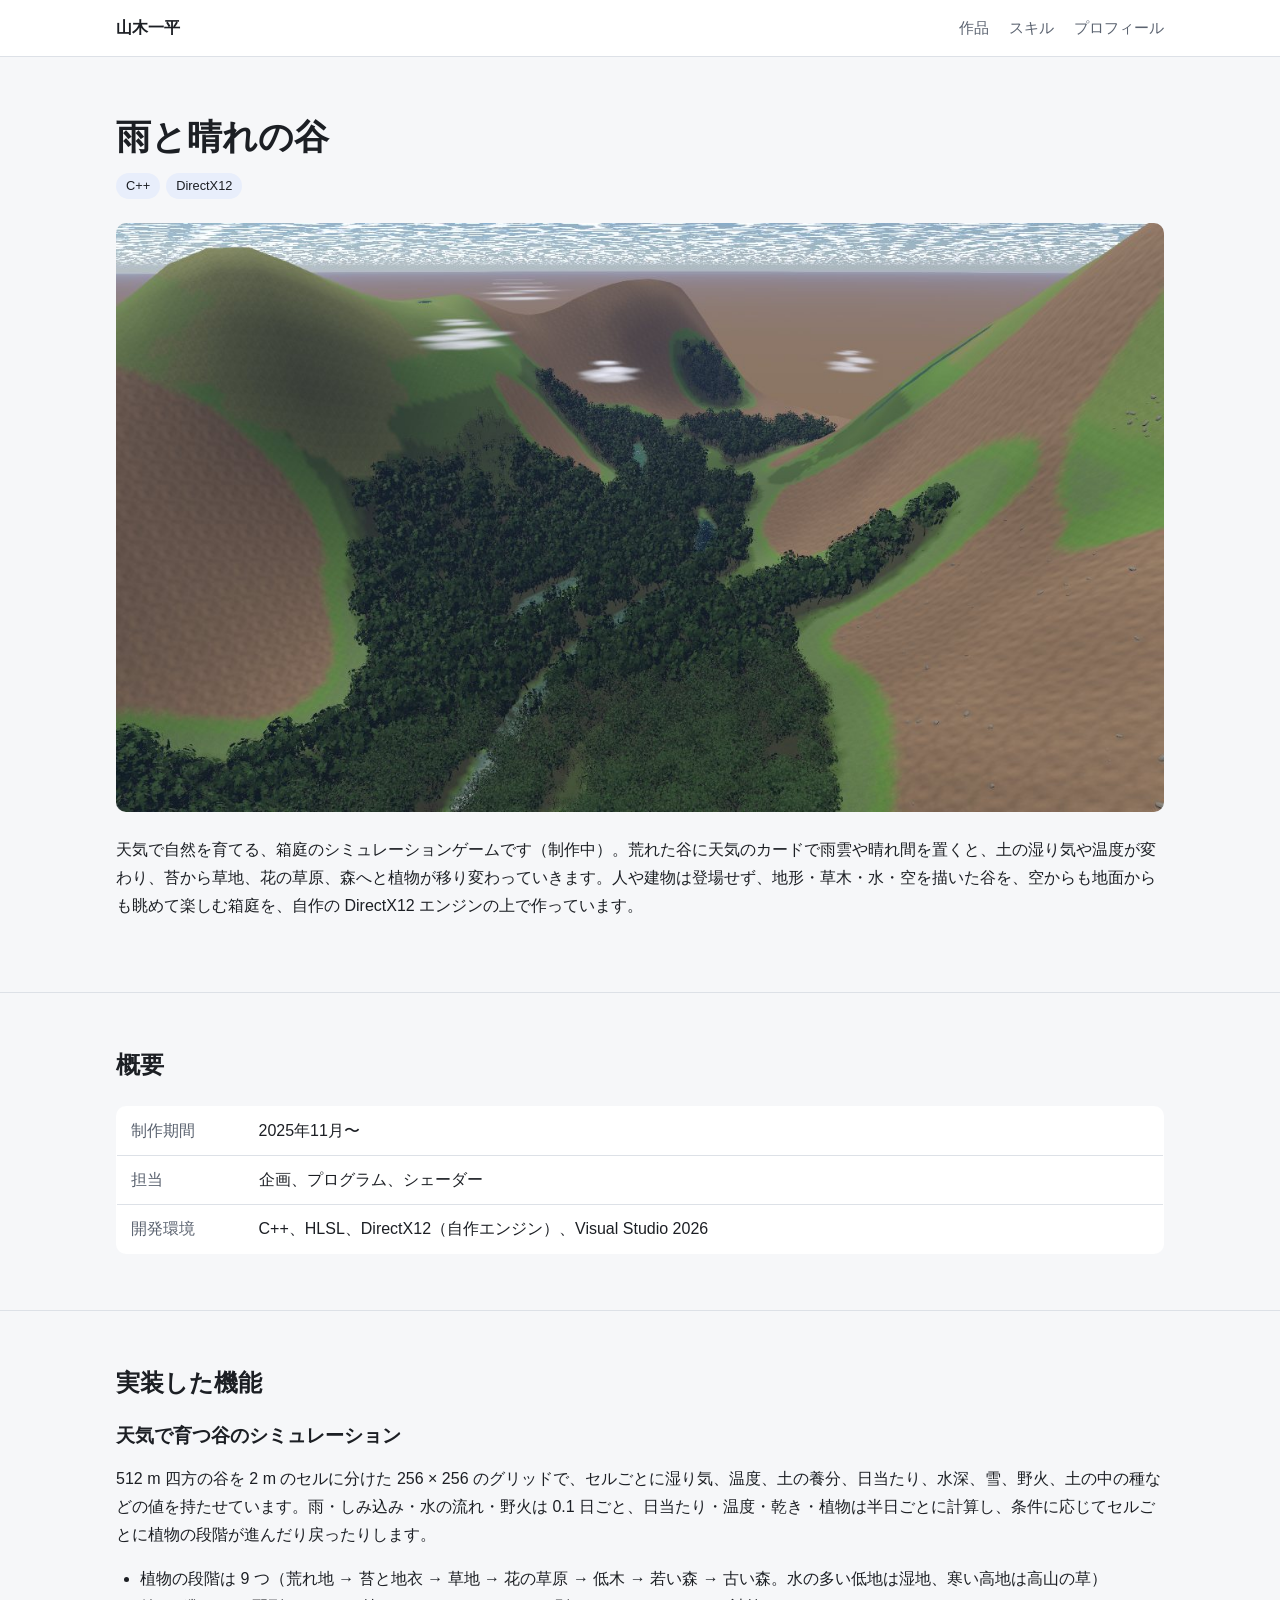
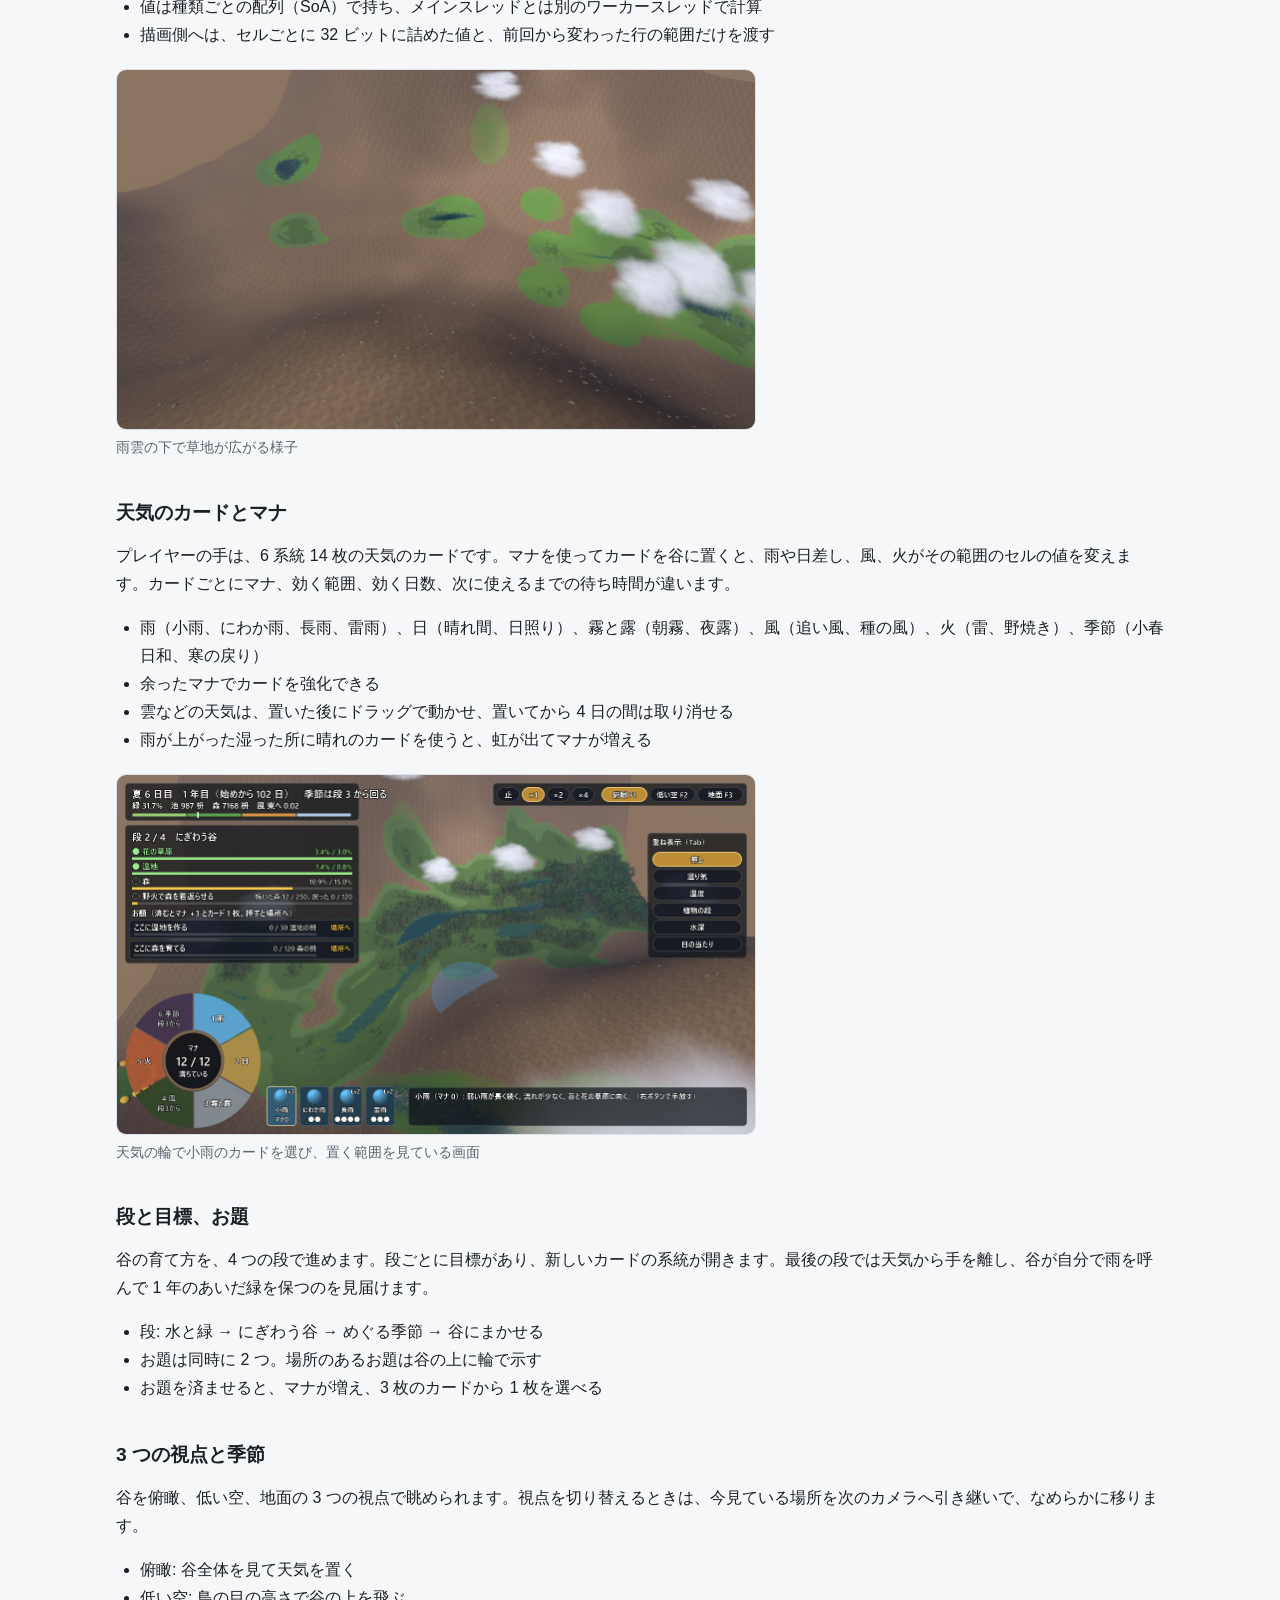
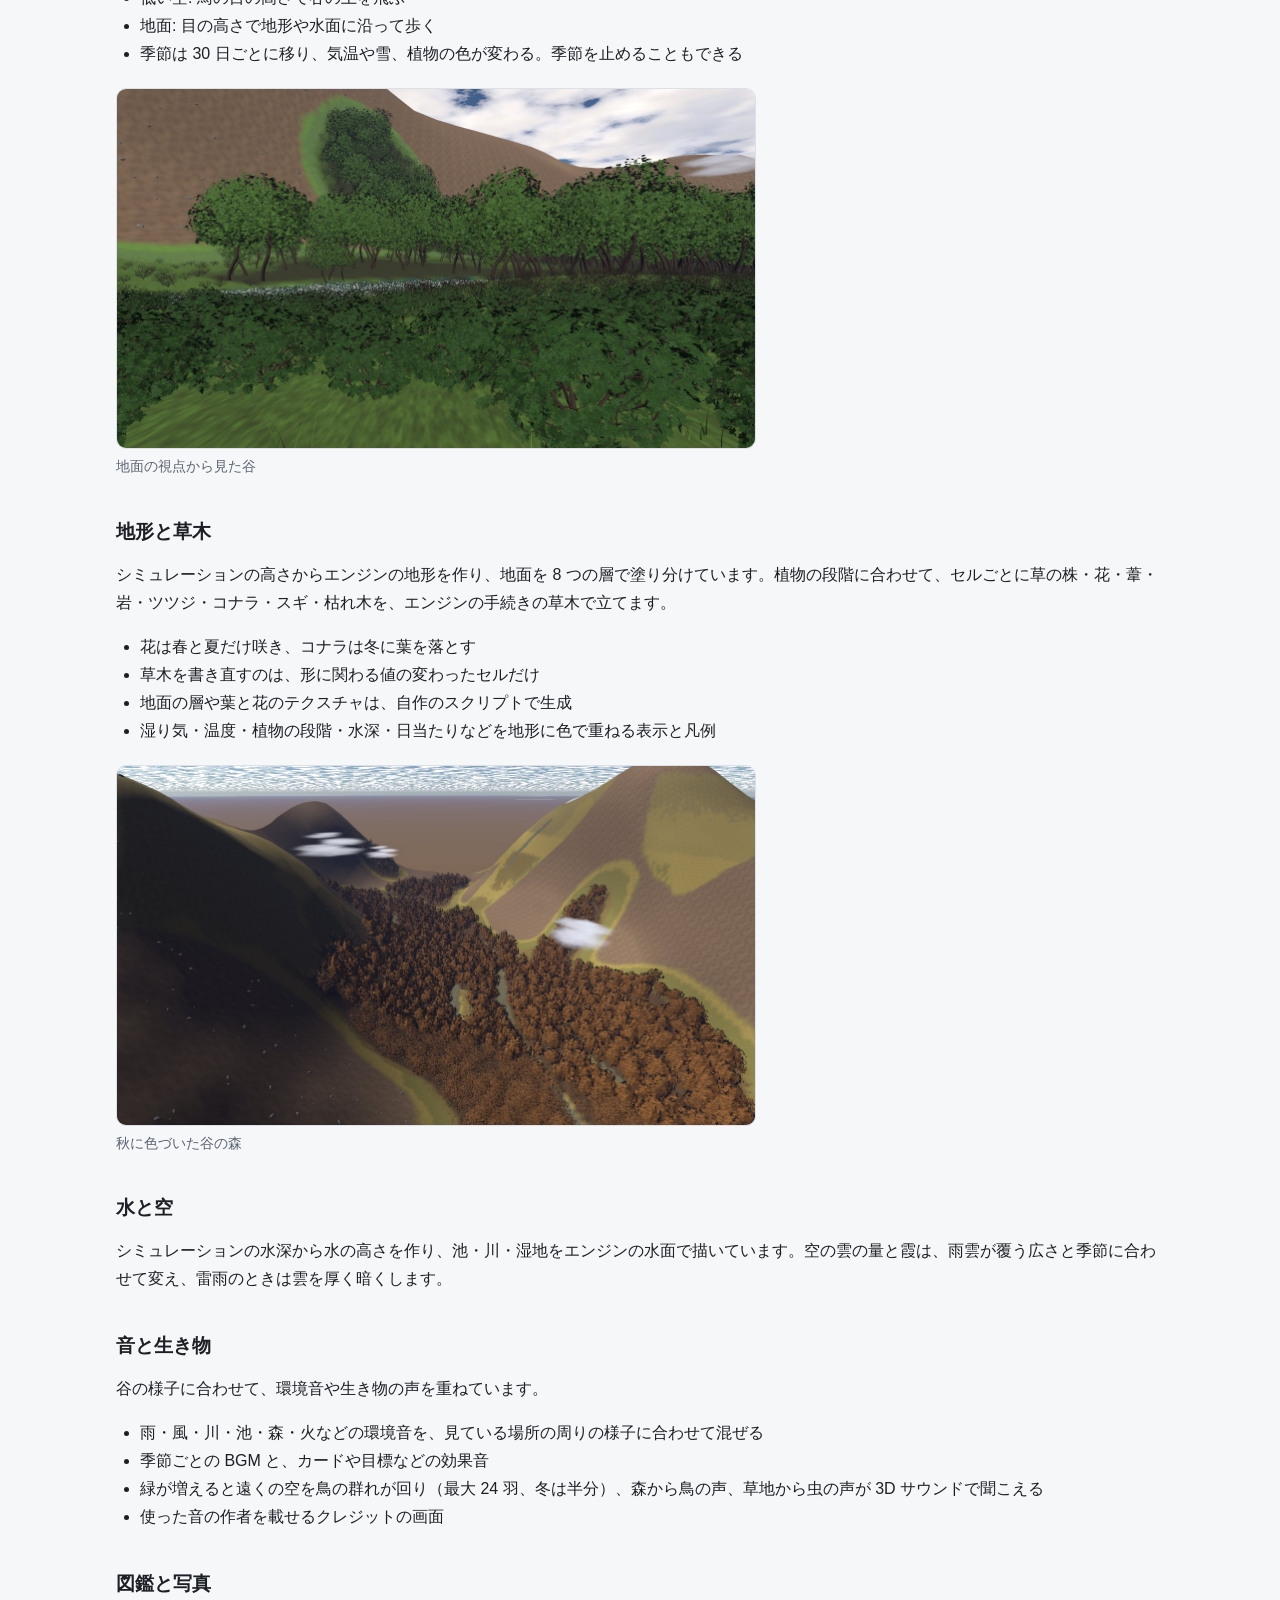
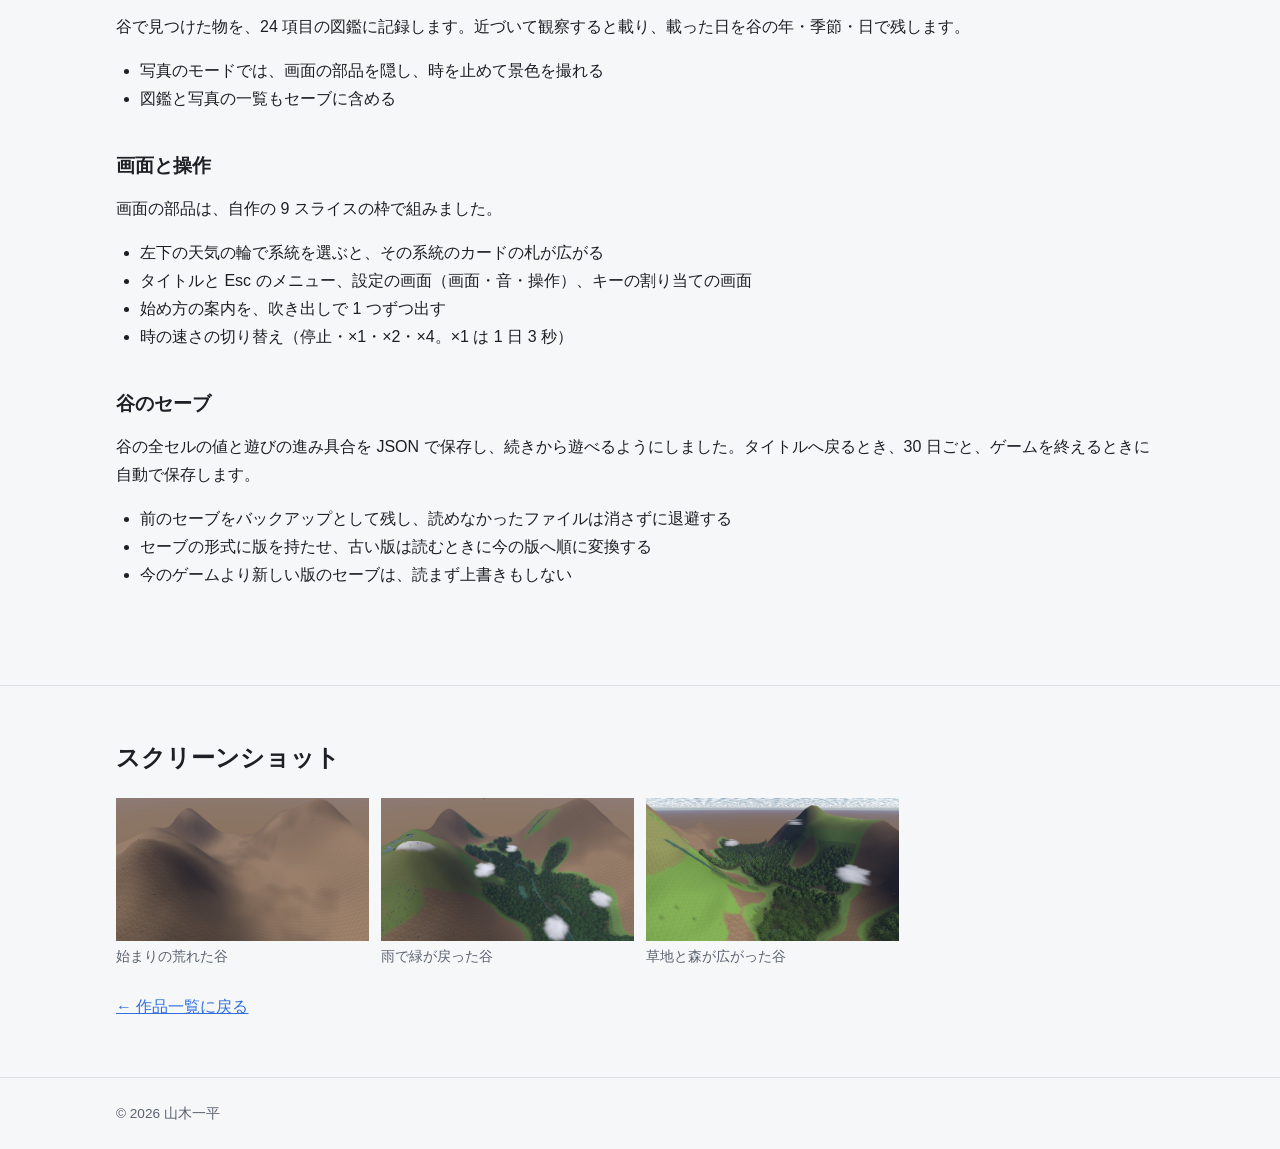
<file: works/work03.html>
<!doctype html>
<html lang="ja">
<head>
  <meta charset="utf-8">
  <meta name="viewport" content="width=device-width, initial-scale=1">
  <title>雨と晴れの谷 | 山木一平</title>
  <meta name="description" content="天気で自然を育てる箱庭のシミュレーションゲーム（制作中）。自作の DirectX12 エンジンの上で、C++ で作っています。">
  <link rel="stylesheet" href="../css/style.css?v=20261116-6">
</head>
<body>

  <header class="site-header">
    <div class="container">
      <a class="site-title" href="../">山木一平</a>
      <nav class="site-nav">
        <a href="../#works">作品</a>
        <a href="../#skills">スキル</a>
        <a href="../#profile">プロフィール</a>
      </nav>
    </div>
  </header>

  <main>

    <section class="work-header">
      <div class="container">
        <h1>雨と晴れの谷</h1>
        <ul class="tags">
          <li>C++</li>
          <li>DirectX12</li>
        </ul>
        <div class="video">
          <img src="../images/work03/header.jpg" alt="森と川が戻った谷を、山の斜面の上から見下ろした景色" width="1280" height="720">
        </div>
        <p>天気で自然を育てる、箱庭のシミュレーションゲームです（制作中）。荒れた谷に天気のカードで雨雲や晴れ間を置くと、土の湿り気や温度が変わり、苔から草地、花の草原、森へと植物が移り変わっていきます。人や建物は登場せず、地形・草木・水・空を描いた谷を、空からも地面からも眺めて楽しむ箱庭を、自作の DirectX12 エンジンの上で作っています。</p>
      </div>
    </section>

    <section>
      <div class="container">
        <h2 class="section-title">概要</h2>
        <table class="info-table">
          <tr><th>制作期間</th><td>2025年11月〜</td></tr>
          <tr><th>担当</th><td><span class="keep">企画、</span><span class="keep">プログラム、</span><span class="keep">シェーダー</span></td></tr>
          <tr><th>開発環境</th><td><span class="keep">C++、</span><span class="keep">HLSL、</span><span class="keep">DirectX12</span><span class="keep">（自作エンジン）、</span><span class="keep">Visual Studio 2026</span></td></tr>
        </table>
      </div>
    </section>

    <section>
      <div class="container">
        <h2 class="section-title">実装した機能</h2>

        <div class="feature">
          <h3>天気で育つ<span class="keep">谷のシミュレーション</span></h3>
          <p>512 m 四方の谷を 2 m のセルに分けた 256 × 256 のグリッドで、セルごとに湿り気、温度、土の養分、日当たり、水深、雪、野火、土の中の種などの値を持たせています。雨・しみ込み・水の流れ・野火は 0.1 日ごと、日当たり・温度・乾き・植物は半日ごとに計算し、条件に応じてセルごとに植物の段階が進んだり戻ったりします。</p>
          <ul>
            <li>植物の段階は 9 つ（荒れ地 → 苔と地衣 → 草地 → 花の草原 → 低木 → 若い森 → 古い森。水の多い低地は湿地、寒い高地は高山の草）</li>
            <li>値は種類ごとの配列（SoA）で持ち、メインスレッドとは別のワーカースレッドで計算</li>
            <li>描画側へは、セルごとに 32 ビットに詰めた値と、前回から変わった行の範囲だけを渡す</li>
          </ul>
          <figure class="figure medium">
            <img src="../images/work03/simulation.jpg" alt="乾いた谷の斜面に、雨雲の下から緑と小さな池が広がっている様子" width="1280" height="720" loading="lazy">
            <figcaption>雨雲の下で草地が広がる様子</figcaption>
          </figure>
        </div>

        <div class="feature">
          <h3>天気のカードとマナ</h3>
          <p>プレイヤーの手は、6 系統 14 枚の天気のカードです。マナを使ってカードを谷に置くと、雨や日差し、風、火がその範囲のセルの値を変えます。カードごとにマナ、効く範囲、効く日数、次に使えるまでの待ち時間が違います。</p>
          <ul>
            <li>雨（小雨、にわか雨、長雨、雷雨）、日（晴れ間、日照り）、霧と露（朝霧、夜露）、風（追い風、種の風）、火（雷、野焼き）、季節（小春日和、寒の戻り）</li>
            <li>余ったマナでカードを強化できる</li>
            <li>雲などの天気は、置いた後にドラッグで動かせ、置いてから 4 日の間は取り消せる</li>
            <li>雨が上がった湿った所に晴れのカードを使うと、虹が出てマナが増える</li>
          </ul>
          <figure class="figure medium">
            <img src="../images/work03/cards.jpg" alt="左下の天気の輪で雨の系統を選び、小雨のカードを持って、谷に置く範囲の輪を見ている画面" width="1280" height="720" loading="lazy">
            <figcaption>天気の輪で小雨のカードを選び、置く範囲を見ている画面</figcaption>
          </figure>
        </div>

        <div class="feature">
          <h3>段と目標、お題</h3>
          <p>谷の育て方を、4 つの段で進めます。段ごとに目標があり、新しいカードの系統が開きます。最後の段では天気から手を離し、谷が自分で雨を呼んで 1 年のあいだ緑を保つのを見届けます。</p>
          <ul>
            <li>段: 水と緑 → にぎわう谷 → めぐる季節 → 谷にまかせる</li>
            <li>お題は同時に 2 つ。場所のあるお題は谷の上に輪で示す</li>
            <li>お題を済ませると、マナが増え、3 枚のカードから 1 枚を選べる</li>
          </ul>
        </div>

        <div class="feature">
          <h3>3 つの視点と季節</h3>
          <p>谷を俯瞰、低い空、地面の 3 つの視点で眺められます。視点を切り替えるときは、今見ている場所を次のカメラへ引き継いで、なめらかに移ります。</p>
          <ul>
            <li>俯瞰: 谷全体を見て天気を置く</li>
            <li>低い空: 鳥の目の高さで谷の上を飛ぶ</li>
            <li>地面: 目の高さで地形や水面に沿って歩く</li>
            <li>季節は 30 日ごとに移り、気温や雪、植物の色が変わる。季節を止めることもできる</li>
          </ul>
          <figure class="figure medium">
            <img src="../images/work03/ground.jpg" alt="目の高さから、手前の低木と草地の奥に林と山が見える景色" width="1280" height="720" loading="lazy">
            <figcaption>地面の視点から見た谷</figcaption>
          </figure>
        </div>

        <div class="feature">
          <h3>地形と草木</h3>
          <p>シミュレーションの高さからエンジンの地形を作り、地面を 8 つの層で塗り分けています。植物の段階に合わせて、セルごとに草の株・花・葦・岩・ツツジ・コナラ・スギ・枯れ木を、エンジンの手続きの草木で立てます。</p>
          <ul>
            <li>花は春と夏だけ咲き、コナラは冬に葉を落とす</li>
            <li>草木を書き直すのは、形に関わる値の変わったセルだけ</li>
            <li>地面の層や葉と花のテクスチャは、自作のスクリプトで生成</li>
            <li>湿り気・温度・植物の段階・水深・日当たりなどを地形に色で重ねる表示と凡例</li>
          </ul>
          <figure class="figure medium">
            <img src="../images/work03/vegetation.jpg" alt="秋になり、谷底の森が茶色く色づき、斜面の草地が黄色くなった景色" width="1280" height="720" loading="lazy">
            <figcaption>秋に色づいた谷の森</figcaption>
          </figure>
        </div>

        <div class="feature">
          <h3>水と空</h3>
          <p>シミュレーションの水深から水の高さを作り、池・川・湿地をエンジンの水面で描いています。空の雲の量と霞は、雨雲が覆う広さと季節に合わせて変え、雷雨のときは雲を厚く暗くします。</p>
        </div>

        <div class="feature">
          <h3>音と生き物</h3>
          <p>谷の様子に合わせて、環境音や生き物の声を重ねています。</p>
          <ul>
            <li>雨・風・川・池・森・火などの環境音を、見ている場所の周りの様子に合わせて混ぜる</li>
            <li>季節ごとの BGM と、カードや目標などの効果音</li>
            <li>緑が増えると遠くの空を鳥の群れが回り（最大 24 羽、冬は半分）、森から鳥の声、草地から虫の声が 3D サウンドで聞こえる</li>
            <li>使った音の作者を載せるクレジットの画面</li>
          </ul>
        </div>

        <div class="feature">
          <h3>図鑑と写真</h3>
          <p>谷で見つけた物を、24 項目の図鑑に記録します。近づいて観察すると載り、載った日を谷の年・季節・日で残します。</p>
          <ul>
            <li>写真のモードでは、画面の部品を隠し、時を止めて景色を撮れる</li>
            <li>図鑑と写真の一覧もセーブに含める</li>
          </ul>
        </div>

        <div class="feature">
          <h3>画面と操作</h3>
          <p>画面の部品は、自作の 9 スライスの枠で組みました。</p>
          <ul>
            <li>左下の天気の輪で系統を選ぶと、その系統のカードの札が広がる</li>
            <li>タイトルと Esc のメニュー、設定の画面（画面・音・操作）、キーの割り当ての画面</li>
            <li>始め方の案内を、吹き出しで 1 つずつ出す</li>
            <li>時の速さの切り替え（停止・×1・×2・×4。×1 は 1 日 3 秒）</li>
          </ul>
        </div>

        <div class="feature">
          <h3>谷のセーブ</h3>
          <p>谷の全セルの値と遊びの進み具合を JSON で保存し、続きから遊べるようにしました。タイトルへ戻るとき、30 日ごと、ゲームを終えるときに自動で保存します。</p>
          <ul>
            <li>前のセーブをバックアップとして残し、読めなかったファイルは消さずに退避する</li>
            <li>セーブの形式に版を持たせ、古い版は読むときに今の版へ順に変換する</li>
            <li>今のゲームより新しい版のセーブは、読まず上書きもしない</li>
          </ul>
        </div>
      </div>
    </section>

    <section>
      <div class="container">
        <h2 class="section-title">スクリーンショット</h2>
        <div class="gallery">
          <figure>
            <img class="thumb" src="../images/work03/start.jpg" alt="草木の無い、乾いた茶色の谷" loading="lazy">
            <figcaption>始まりの荒れた谷</figcaption>
          </figure>
          <figure>
            <img class="thumb" src="../images/work03/green.jpg" alt="同じ谷に、雨で森と草地と水辺が戻った景色" loading="lazy">
            <figcaption>雨で緑が戻った谷</figcaption>
          </figure>
          <figure>
            <img class="thumb" src="../images/work03/meadow-forest.jpg" alt="斜面の草地と谷底の森が広がった谷を見下ろした景色" loading="lazy">
            <figcaption>草地と森が広がった谷</figcaption>
          </figure>
        </div>

        <a class="back-link" href="../#works">← 作品一覧に戻る</a>
      </div>
    </section>

  </main>

  <footer class="site-footer">
    <div class="container">
      &copy; 2026 山木一平
    </div>
  </footer>

  <script src="../js/main.js?v=20261116" defer></script>

</body>
</html>
</file>
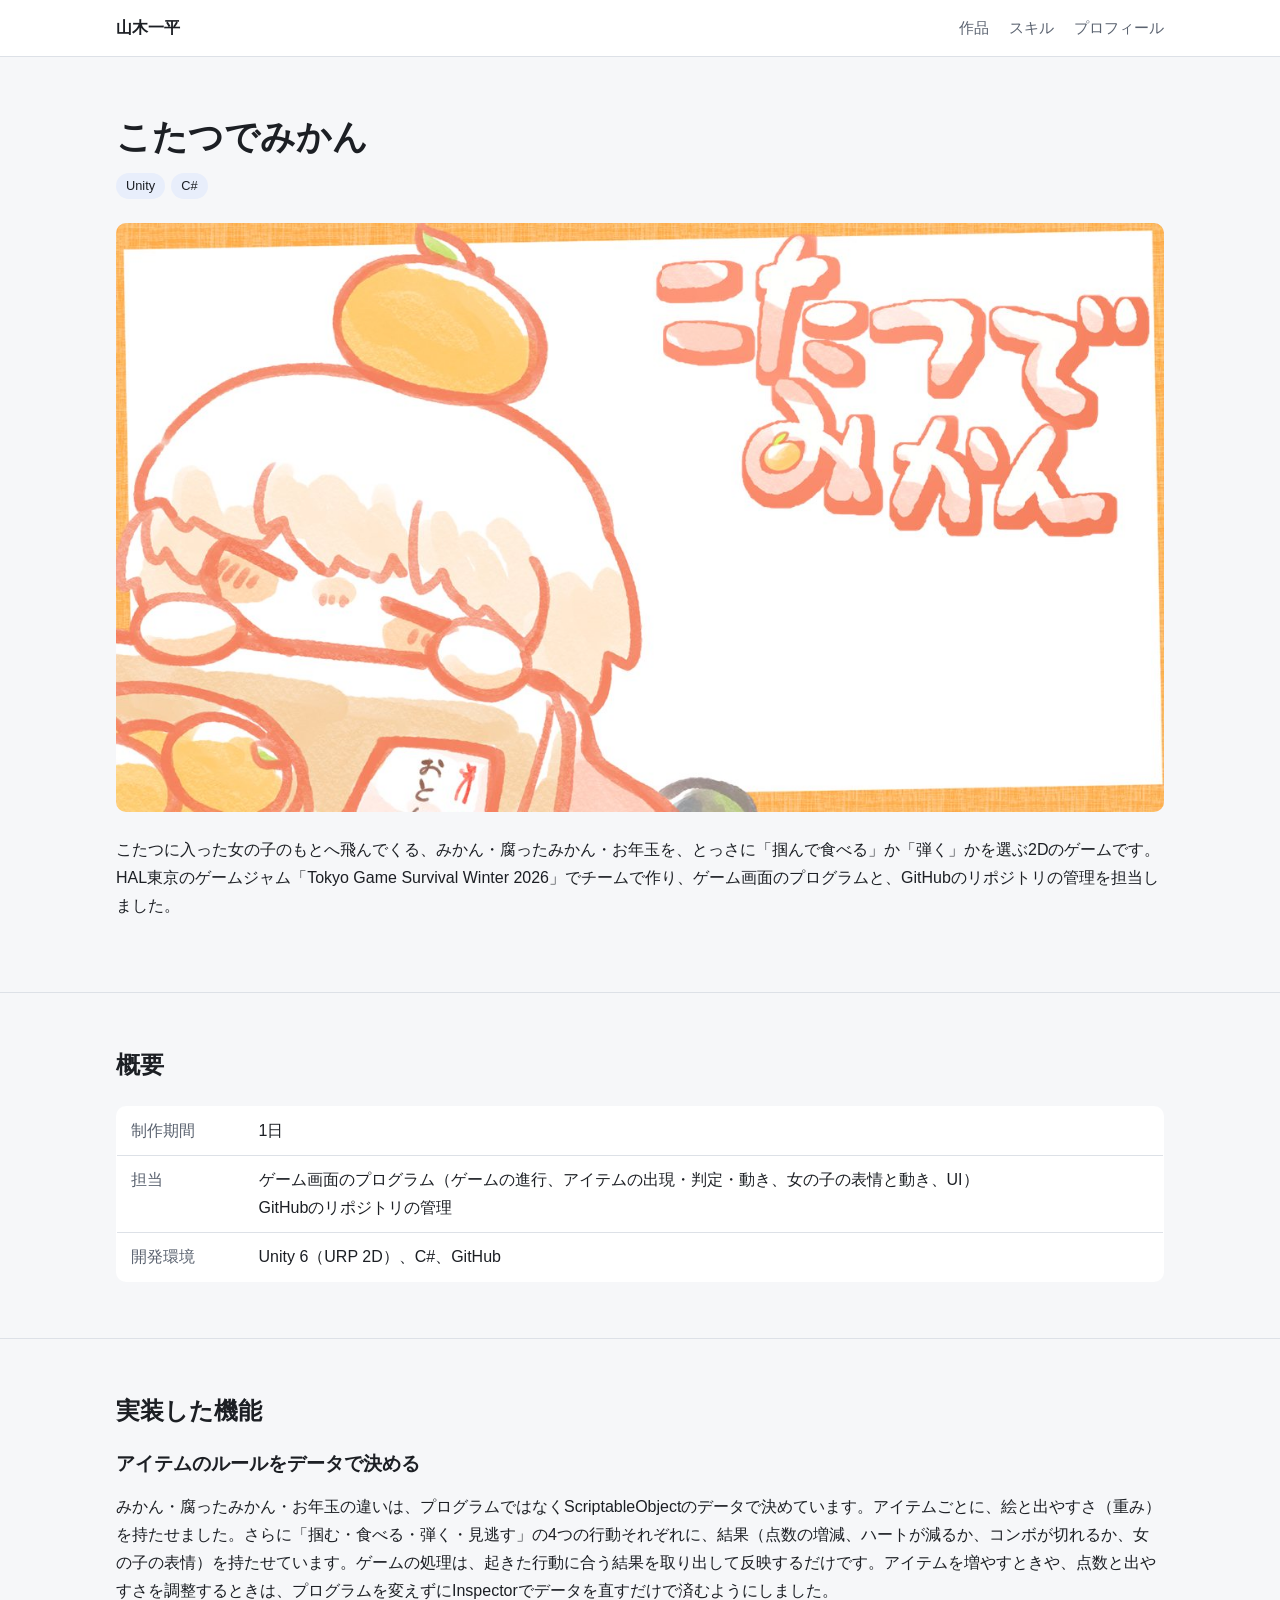
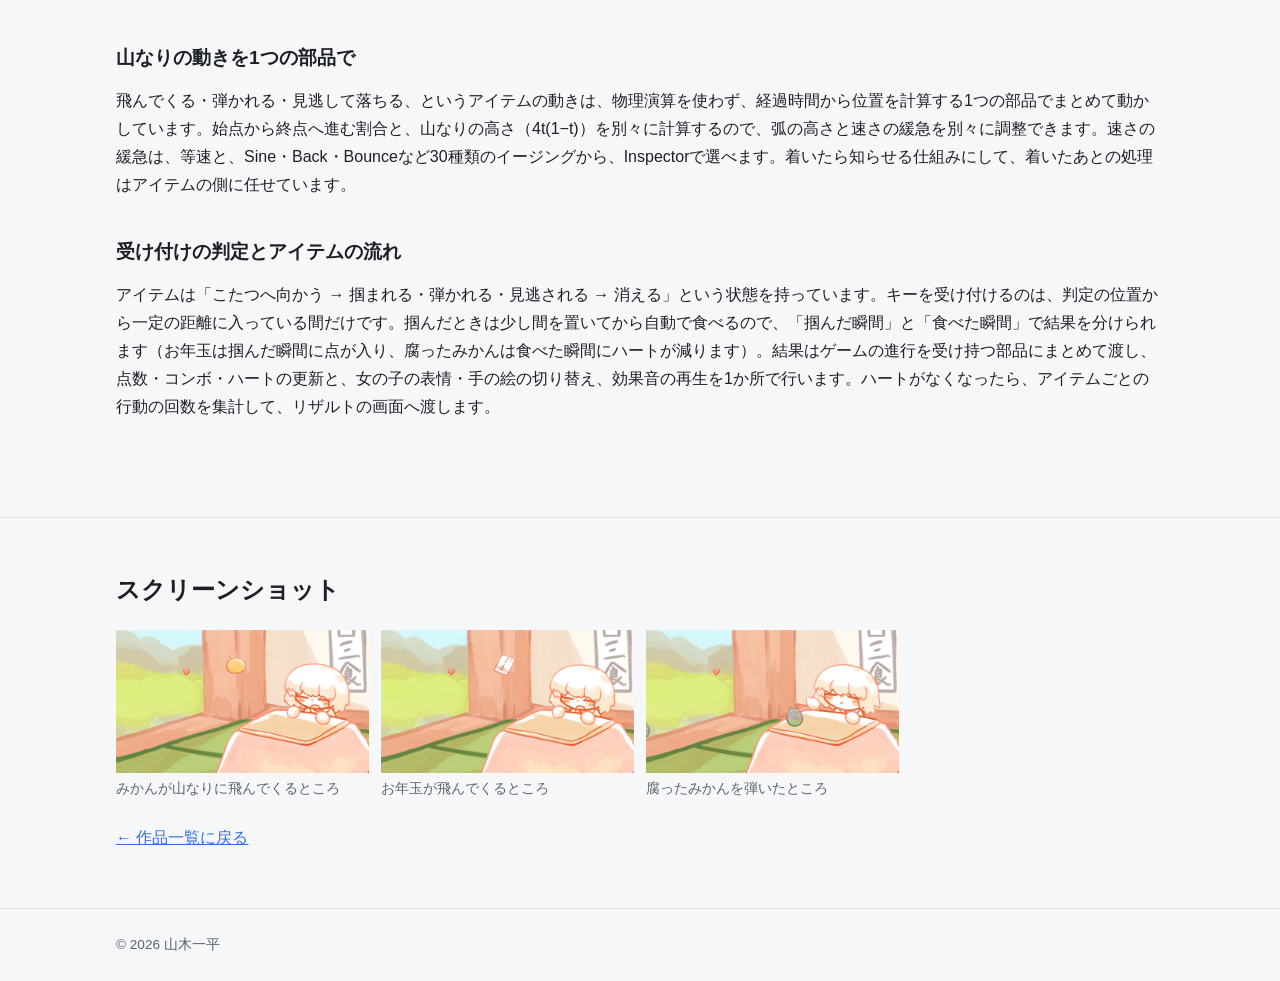
<file: works/work04.html>
<!doctype html>
<html lang="ja">
<head>
  <meta charset="utf-8">
  <meta name="viewport" content="width=device-width, initial-scale=1">
  <title>こたつでみかん | 山木一平</title>
  <meta name="description" content="HAL東京のゲームジャムでチームで作った2Dのゲーム「こたつでみかん」のうち、担当したプログラムを紹介します。">
  <link rel="stylesheet" href="../css/style.css?v=20261116-6">
</head>
<body>

  <header class="site-header">
    <div class="container">
      <a class="site-title" href="../">山木一平</a>
      <nav class="site-nav">
        <a href="../#works">作品</a>
        <a href="../#skills">スキル</a>
        <a href="../#profile">プロフィール</a>
      </nav>
    </div>
  </header>

  <main>

    <section class="work-header">
      <div class="container">
        <h1>こたつでみかん</h1>
        <ul class="tags">
          <li>Unity</li>
          <li>C#</li>
        </ul>
        <div class="video">
          <img src="../images/work04/title.jpg" alt="こたつでみかんのタイトルの絵" width="1280" height="720">
        </div>
        <p>こたつに入った女の子のもとへ飛んでくる、みかん・腐ったみかん・お年玉を、とっさに「掴んで食べる」か「弾く」かを選ぶ2Dのゲームです。HAL東京のゲームジャム「Tokyo Game Survival Winter 2026」でチームで作り、ゲーム画面のプログラムと、GitHubのリポジトリの管理を担当しました。</p>
      </div>
    </section>

    <section>
      <div class="container">
        <h2 class="section-title">概要</h2>
        <table class="info-table">
          <tr><th>制作期間</th><td>1日</td></tr>
          <tr><th>担当</th><td>ゲーム画面のプログラム（ゲームの進行、アイテムの出現・判定・動き、女の子の表情と動き、UI）<br>GitHubのリポジトリの管理</td></tr>
          <tr><th>開発環境</th><td>Unity 6（URP 2D）、C#、GitHub</td></tr>
        </table>
      </div>
    </section>

    <section>
      <div class="container">
        <h2 class="section-title">実装した機能</h2>

        <div class="feature">
          <h3>アイテムのルールをデータで決める</h3>
          <p>みかん・腐ったみかん・お年玉の違いは、プログラムではなくScriptableObjectのデータで決めています。アイテムごとに、絵と出やすさ（重み）を持たせました。さらに「掴む・食べる・弾く・見逃す」の4つの行動それぞれに、結果（点数の増減、ハートが減るか、コンボが切れるか、女の子の表情）を持たせています。ゲームの処理は、起きた行動に合う結果を取り出して反映するだけです。アイテムを増やすときや、点数と出やすさを調整するときは、プログラムを変えずにInspectorでデータを直すだけで済むようにしました。</p>
        </div>

        <div class="feature">
          <h3>山なりの動きを1つの部品で</h3>
          <p>飛んでくる・弾かれる・見逃して落ちる、というアイテムの動きは、物理演算を使わず、経過時間から位置を計算する1つの部品でまとめて動かしています。始点から終点へ進む割合と、山なりの高さ（4t(1−t)）を別々に計算するので、弧の高さと速さの緩急を別々に調整できます。速さの緩急は、等速と、Sine・Back・Bounceなど30種類のイージングから、Inspectorで選べます。着いたら知らせる仕組みにして、着いたあとの処理はアイテムの側に任せています。</p>
        </div>

        <div class="feature">
          <h3>受け付けの判定とアイテムの流れ</h3>
          <p>アイテムは「こたつへ向かう → 掴まれる・弾かれる・見逃される → 消える」という状態を持っています。キーを受け付けるのは、判定の位置から一定の距離に入っている間だけです。掴んだときは少し間を置いてから自動で食べるので、「掴んだ瞬間」と「食べた瞬間」で結果を分けられます（お年玉は掴んだ瞬間に点が入り、腐ったみかんは食べた瞬間にハートが減ります）。結果はゲームの進行を受け持つ部品にまとめて渡し、点数・コンボ・ハートの更新と、女の子の表情・手の絵の切り替え、効果音の再生を1か所で行います。ハートがなくなったら、アイテムごとの行動の回数を集計して、リザルトの画面へ渡します。</p>
        </div>
      </div>
    </section>

    <section>
      <div class="container">
        <h2 class="section-title">スクリーンショット</h2>
        <div class="gallery">
          <figure>
            <img class="thumb" src="../images/work04/mikan.jpg" alt="こたつの女の子へ、みかんが山なりに飛んでくるゲーム画面">
            <figcaption>みかんが山なりに飛んでくるところ</figcaption>
          </figure>
          <figure>
            <img class="thumb" src="../images/work04/otoshidama.jpg" alt="お年玉が飛んでくるゲーム画面">
            <figcaption>お年玉が飛んでくるところ</figcaption>
          </figure>
          <figure>
            <img class="thumb" src="../images/work04/bounce.jpg" alt="女の子が手で腐ったみかんを弾いたゲーム画面">
            <figcaption>腐ったみかんを弾いたところ</figcaption>
          </figure>
        </div>

        <a class="back-link" href="../#works">← 作品一覧に戻る</a>
      </div>
    </section>

  </main>

  <footer class="site-footer">
    <div class="container">
      &copy; 2026 山木一平
    </div>
  </footer>

  <script src="../js/main.js?v=20261116" defer></script>

</body>
</html>
</file>
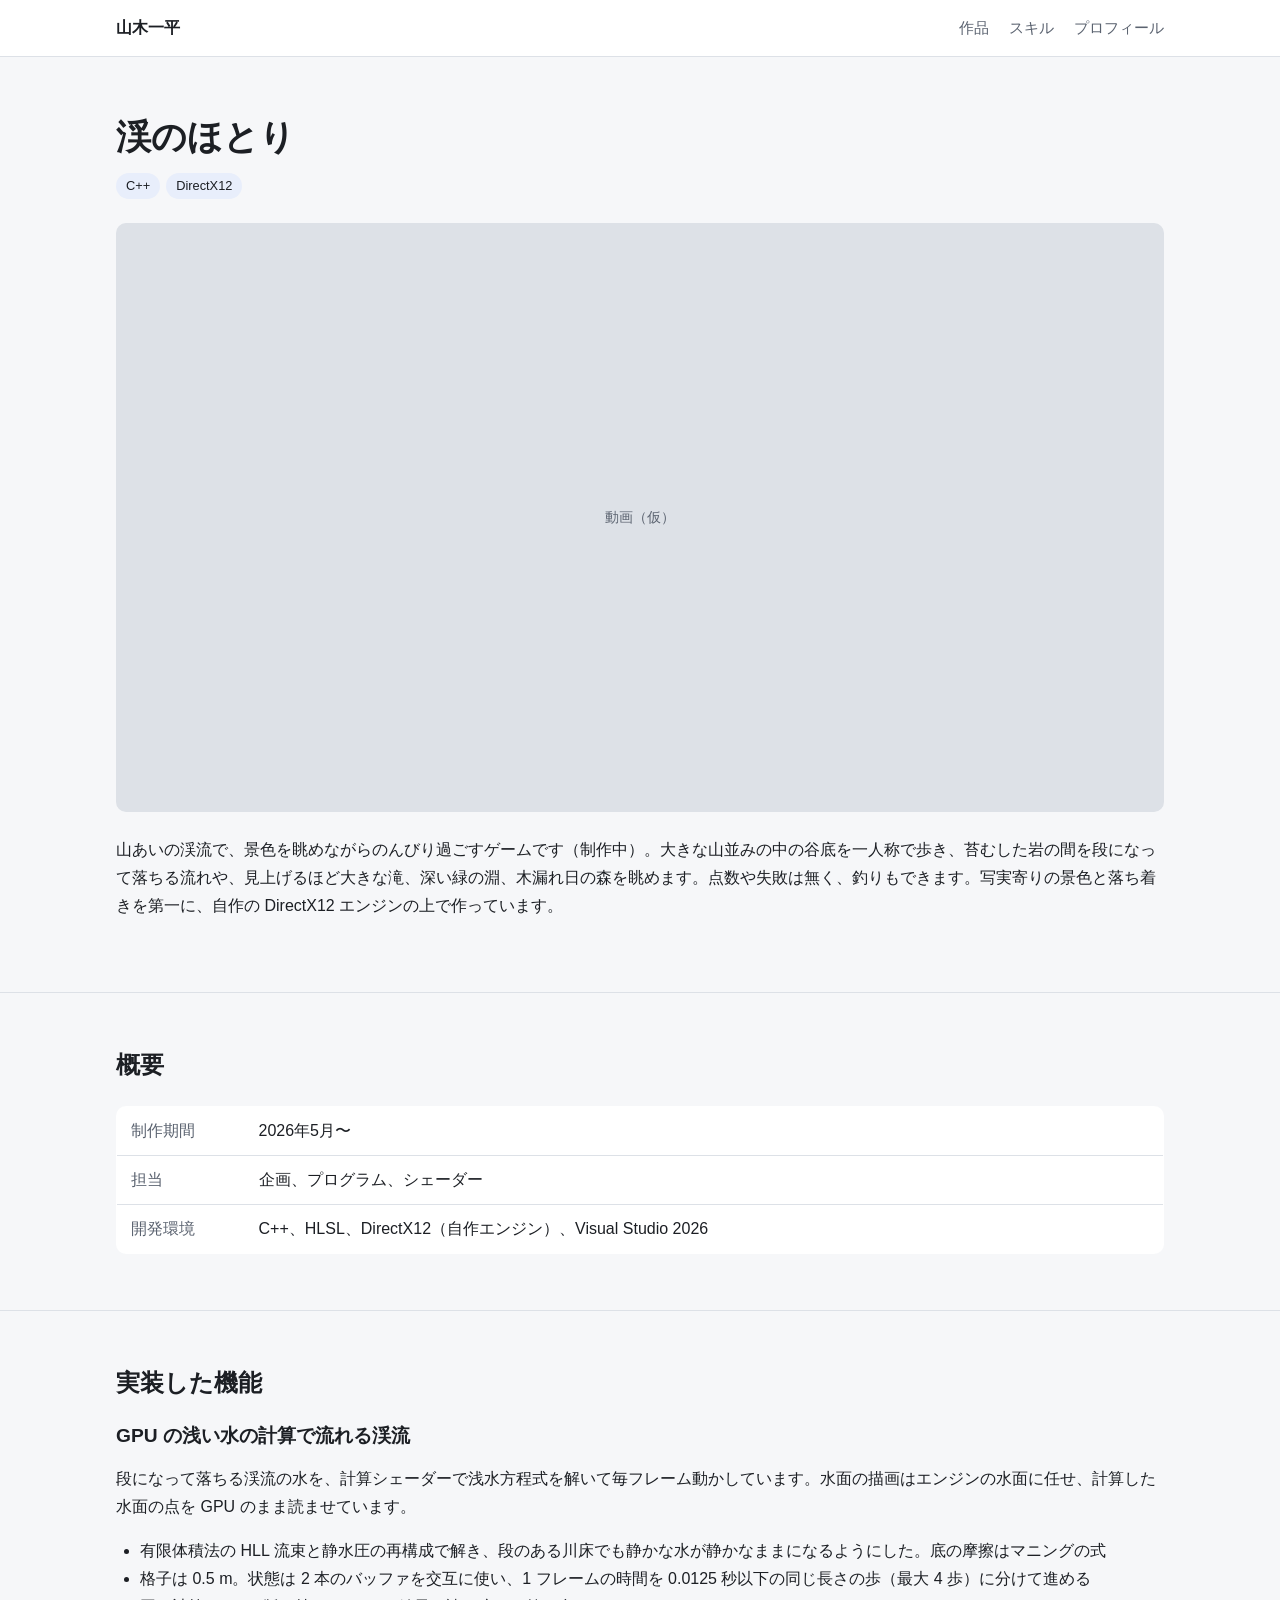
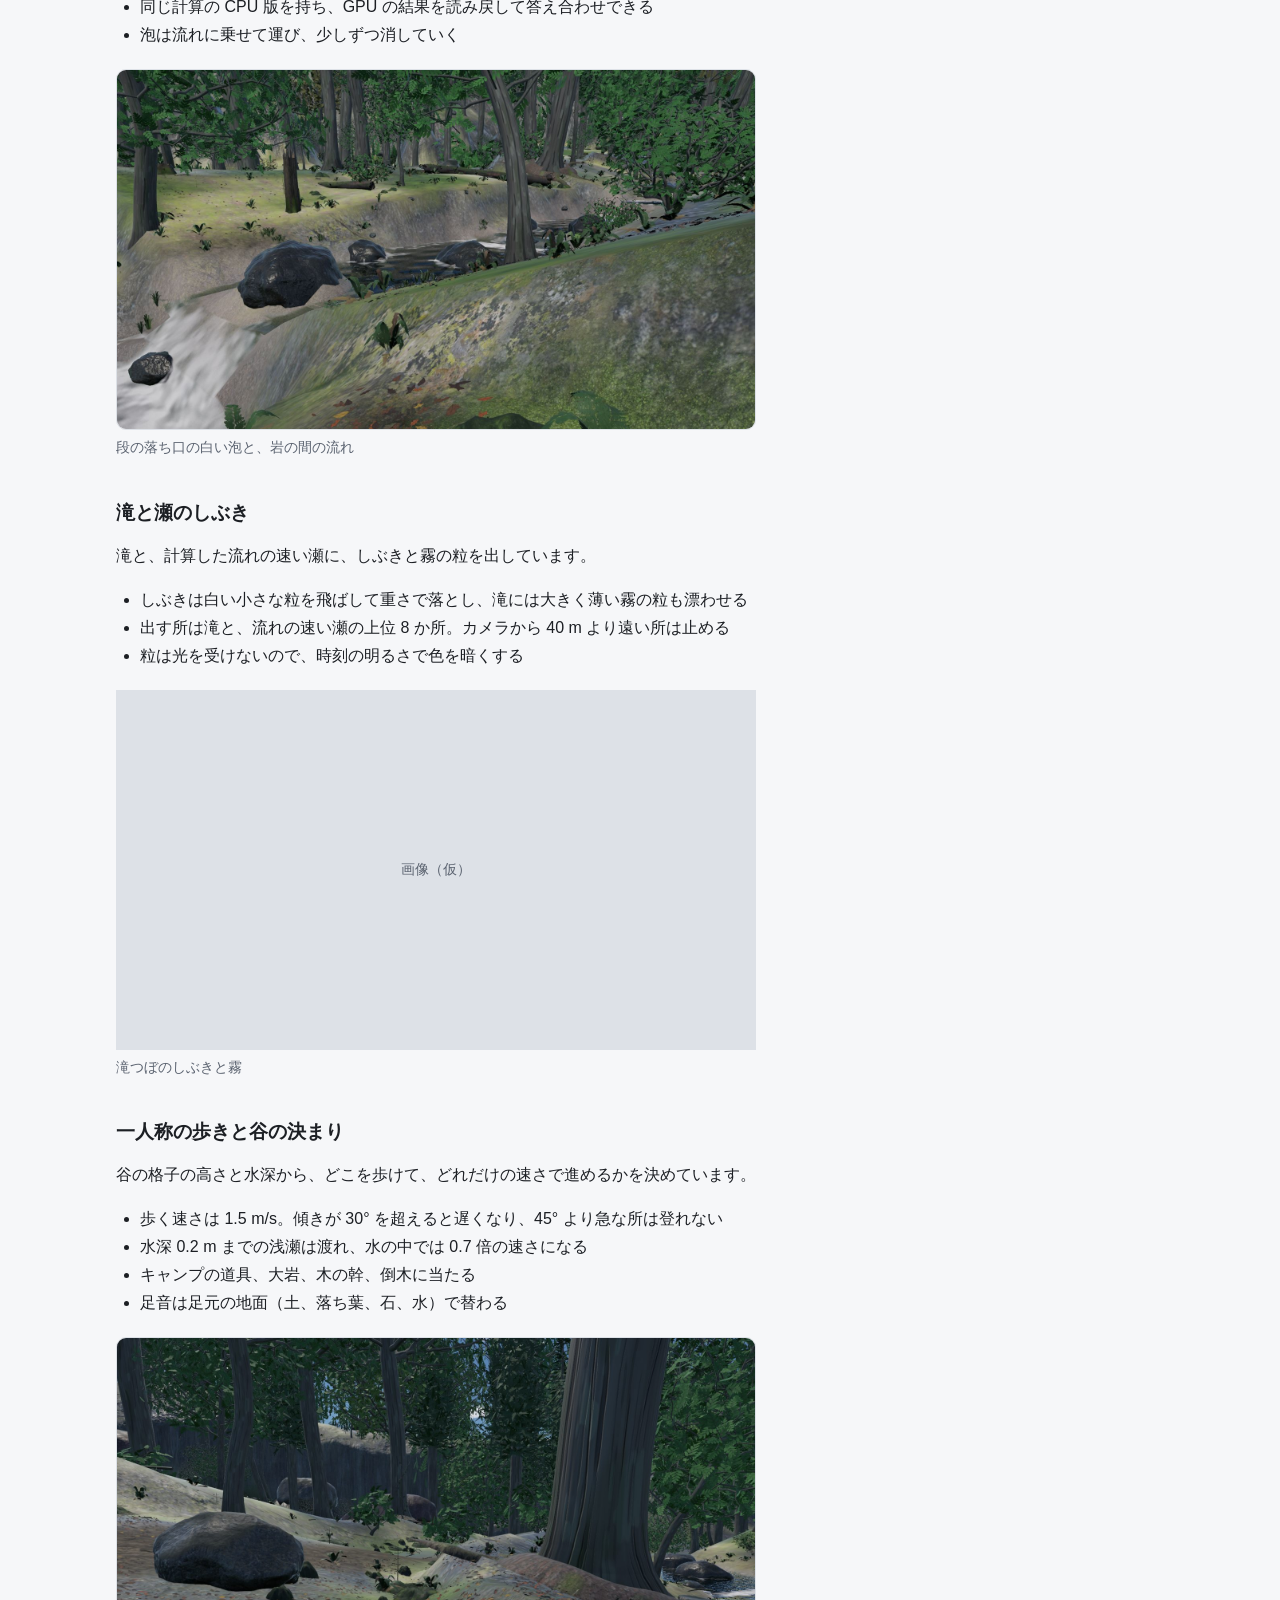
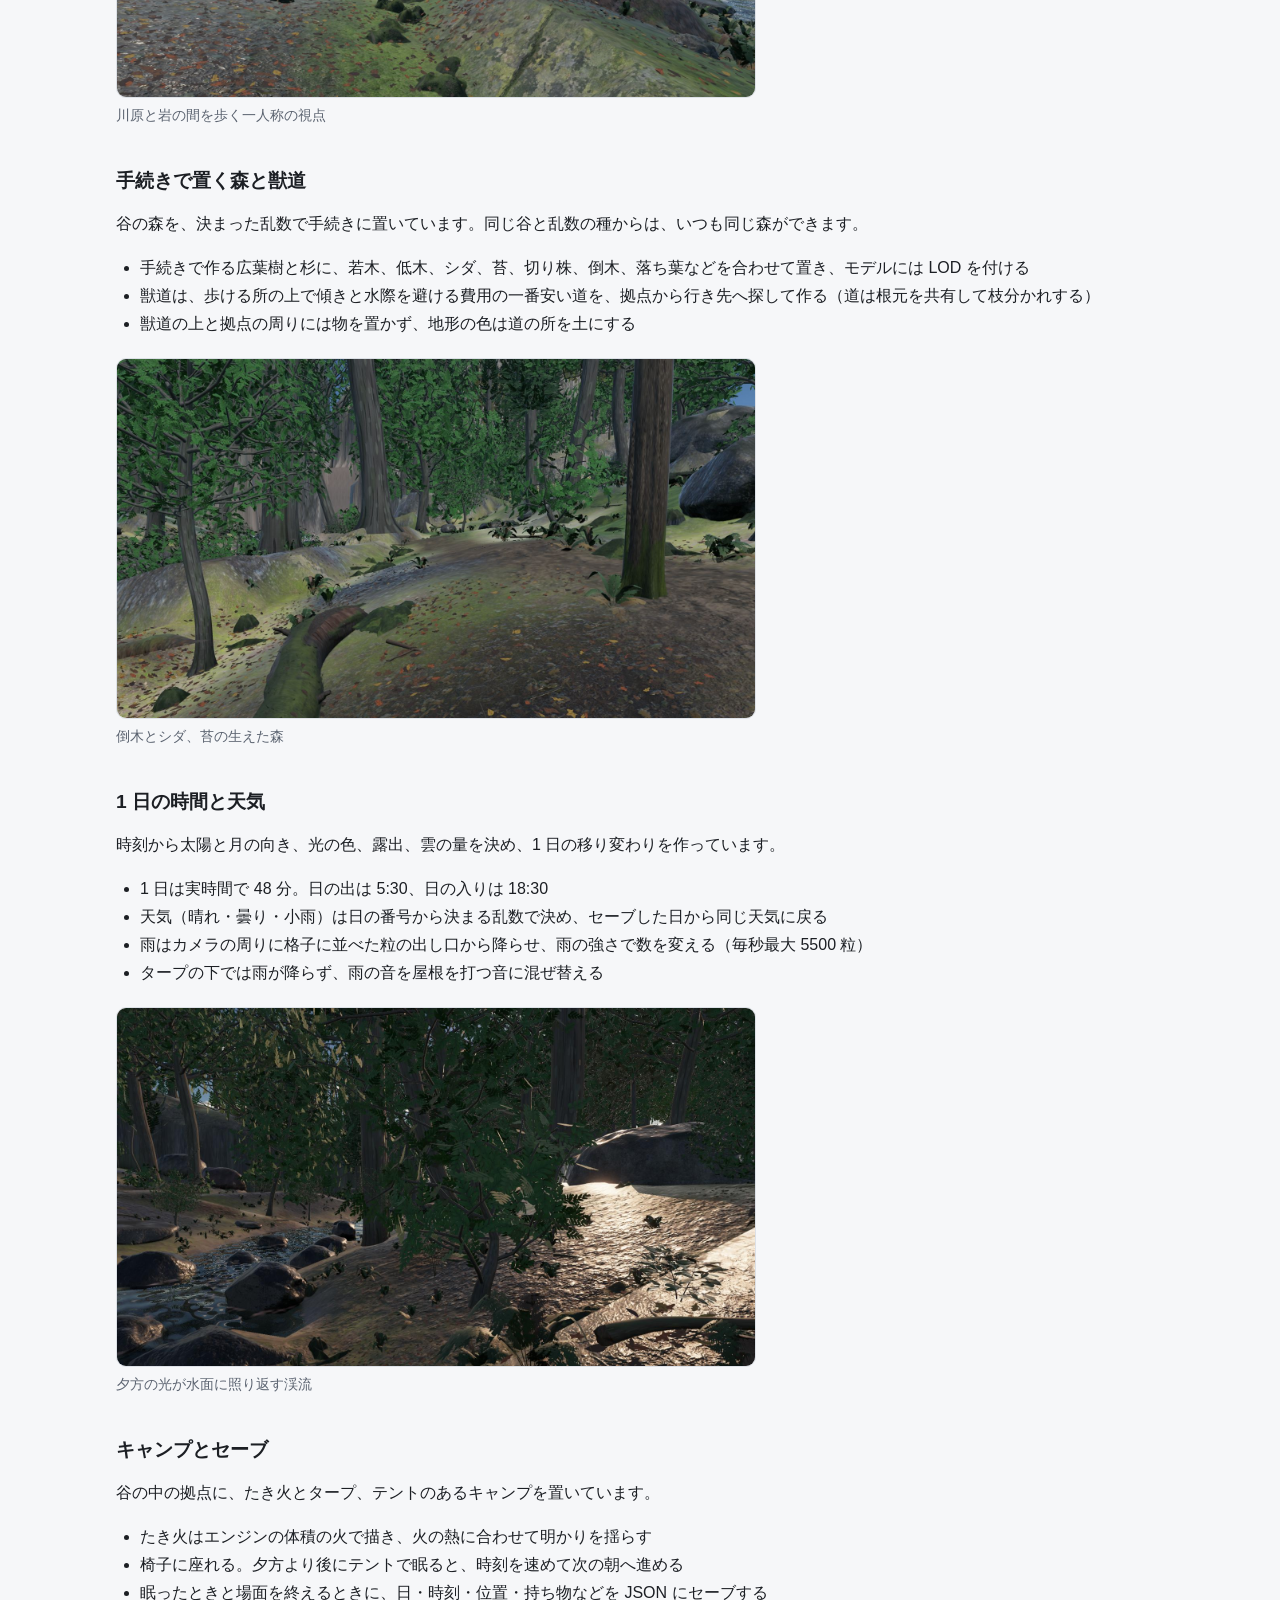
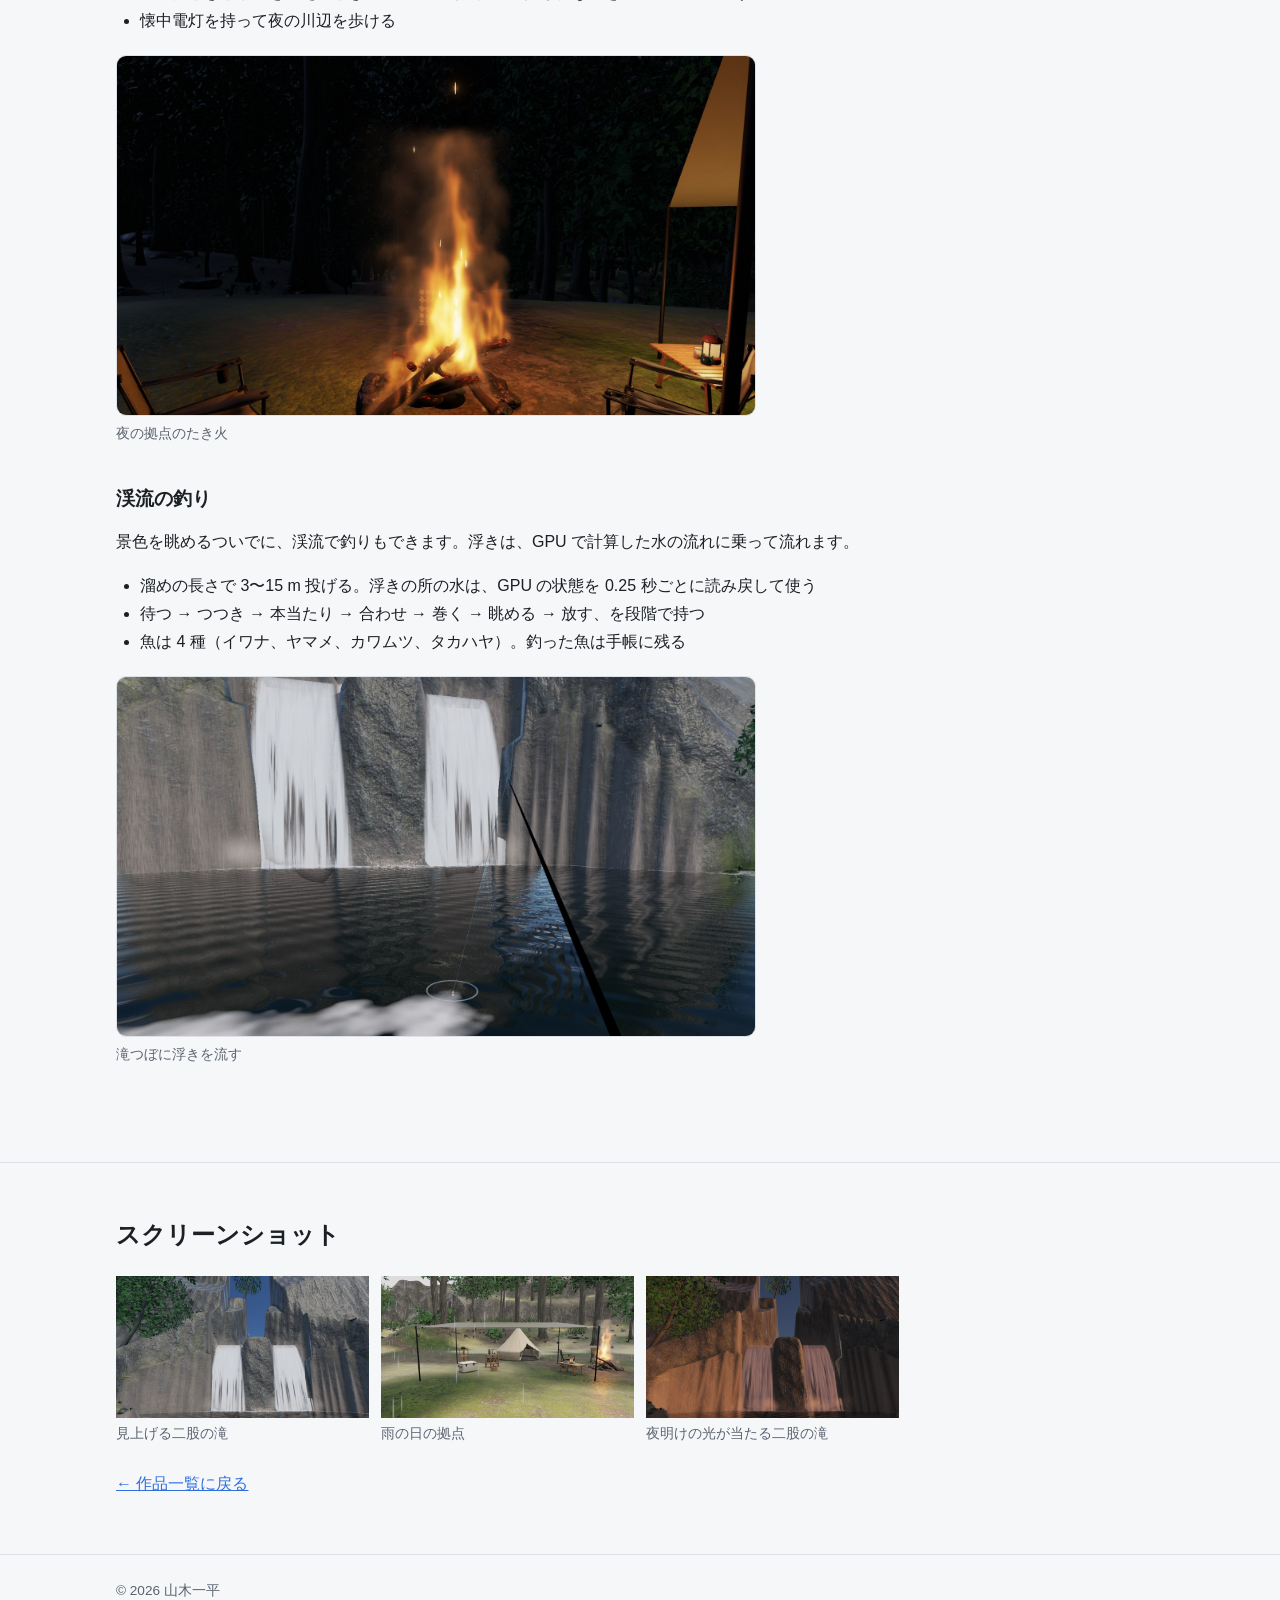
<file: works/work05.html>
<!doctype html>
<html lang="ja">
<head>
  <meta charset="utf-8">
  <meta name="viewport" content="width=device-width, initial-scale=1">
  <title>渓のほとり | 山木一平</title>
  <meta name="description" content="山あいの渓流を一人称で歩き、景色を眺めて過ごすゲーム（制作中）。自作の DirectX12 エンジンの上で、C++ で作っています。">
  <link rel="stylesheet" href="../css/style.css?v=20261116-6">
</head>
<body>

  <header class="site-header">
    <div class="container">
      <a class="site-title" href="../">山木一平</a>
      <nav class="site-nav">
        <a href="../#works">作品</a>
        <a href="../#skills">スキル</a>
        <a href="../#profile">プロフィール</a>
      </nav>
    </div>
  </header>

  <main>

    <section class="work-header">
      <div class="container">
        <h1>渓のほとり</h1>
        <ul class="tags">
          <li>C++</li>
          <li>DirectX12</li>
        </ul>
        <div class="video placeholder">動画（仮）</div>
        <p>山あいの渓流で、景色を眺めながらのんびり過ごすゲームです（制作中）。大きな山並みの中の谷底を一人称で歩き、苔むした岩の間を段になって落ちる流れや、見上げるほど大きな滝、深い緑の淵、木漏れ日の森を眺めます。点数や失敗は無く、釣りもできます。写実寄りの景色と落ち着きを第一に、自作の DirectX12 エンジンの上で作っています。</p>
      </div>
    </section>

    <section>
      <div class="container">
        <h2 class="section-title">概要</h2>
        <table class="info-table">
          <tr><th>制作期間</th><td>2026年5月〜</td></tr>
          <tr><th>担当</th><td><span class="keep">企画、</span><span class="keep">プログラム、</span><span class="keep">シェーダー</span></td></tr>
          <tr><th>開発環境</th><td><span class="keep">C++、</span><span class="keep">HLSL、</span><span class="keep">DirectX12</span><span class="keep">（自作エンジン）、</span><span class="keep">Visual Studio 2026</span></td></tr>
        </table>
      </div>
    </section>

    <section>
      <div class="container">
        <h2 class="section-title">実装した機能</h2>

        <div class="feature">
          <h3>GPU の浅い水の計算で<span class="keep">流れる渓流</span></h3>
          <p>段になって落ちる渓流の水を、計算シェーダーで浅水方程式を解いて毎フレーム動かしています。水面の描画はエンジンの水面に任せ、計算した水面の点を GPU のまま読ませています。</p>
          <ul>
            <li>有限体積法の HLL 流束と静水圧の再構成で解き、段のある川床でも静かな水が静かなままになるようにした。底の摩擦はマニングの式</li>
            <li>格子は 0.5 m。状態は 2 本のバッファを交互に使い、1 フレームの時間を 0.0125 秒以下の同じ長さの歩（最大 4 歩）に分けて進める</li>
            <li>同じ計算の CPU 版を持ち、GPU の結果を読み戻して答え合わせできる</li>
            <li>泡は流れに乗せて運び、少しずつ消していく</li>
          </ul>
          <figure class="figure medium">
            <img src="../images/work05/stream.jpg" alt="苔むした岸の下を、白く泡立って落ちる渓流と岩" width="1600" height="900" loading="lazy">
            <figcaption>段の落ち口の白い泡と、岩の間の流れ</figcaption>
          </figure>
        </div>

        <div class="feature">
          <h3>滝と瀬のしぶき</h3>
          <p>滝と、計算した流れの速い瀬に、しぶきと霧の粒を出しています。</p>
          <ul>
            <li>しぶきは白い小さな粒を飛ばして重さで落とし、滝には大きく薄い霧の粒も漂わせる</li>
            <li>出す所は滝と、流れの速い瀬の上位 8 か所。カメラから 40 m より遠い所は止める</li>
            <li>粒は光を受けないので、時刻の明るさで色を暗くする</li>
          </ul>
          <figure class="figure medium">
            <div class="thumb placeholder">画像（仮）</div>
            <figcaption>滝つぼのしぶきと霧</figcaption>
          </figure>
        </div>

        <div class="feature">
          <h3>一人称の歩きと<span class="keep">谷の決まり</span></h3>
          <p>谷の格子の高さと水深から、どこを歩けて、どれだけの速さで進めるかを決めています。</p>
          <ul>
            <li>歩く速さは 1.5 m/s。傾きが 30° を超えると遅くなり、45° より急な所は登れない</li>
            <li>水深 0.2 m までの浅瀬は渡れ、水の中では 0.7 倍の速さになる</li>
            <li>キャンプの道具、大岩、木の幹、倒木に当たる</li>
            <li>足音は足元の地面（土、落ち葉、石、水）で替わる</li>
          </ul>
          <figure class="figure medium">
            <img src="../images/work05/walk.jpg" alt="落ち葉の積もった川原と大岩、木々の間を一人称で見た場面" width="1600" height="900" loading="lazy">
            <figcaption>川原と岩の間を歩く一人称の視点</figcaption>
          </figure>
        </div>

        <div class="feature">
          <h3>手続きで置く森と獣道</h3>
          <p>谷の森を、決まった乱数で手続きに置いています。同じ谷と乱数の種からは、いつも同じ森ができます。</p>
          <ul>
            <li>手続きで作る広葉樹と杉に、若木、低木、シダ、苔、切り株、倒木、落ち葉などを合わせて置き、モデルには LOD を付ける</li>
            <li>獣道は、歩ける所の上で傾きと水際を避ける費用の一番安い道を、拠点から行き先へ探して作る（道は根元を共有して枝分かれする）</li>
            <li>獣道の上と拠点の周りには物を置かず、地形の色は道の所を土にする</li>
          </ul>
          <figure class="figure medium">
            <img src="../images/work05/forest.jpg" alt="倒木とシダ、苔むした岩のある森の斜面を一人称で見た場面" width="1600" height="900" loading="lazy">
            <figcaption>倒木とシダ、苔の生えた森</figcaption>
          </figure>
        </div>

        <div class="feature">
          <h3>1 日の時間と天気</h3>
          <p>時刻から太陽と月の向き、光の色、露出、雲の量を決め、1 日の移り変わりを作っています。</p>
          <ul>
            <li>1 日は実時間で 48 分。日の出は 5:30、日の入りは 18:30</li>
            <li>天気（晴れ・曇り・小雨）は日の番号から決まる乱数で決め、セーブした日から同じ天気に戻る</li>
            <li>雨はカメラの周りに格子に並べた粒の出し口から降らせ、雨の強さで数を変える（毎秒最大 5500 粒）</li>
            <li>タープの下では雨が降らず、雨の音を屋根を打つ音に混ぜ替える</li>
          </ul>
          <figure class="figure medium">
            <img src="../images/work05/evening.jpg" alt="木々の間から、夕方の光が照り返す川の水面と岩" width="1600" height="900" loading="lazy">
            <figcaption>夕方の光が水面に照り返す渓流</figcaption>
          </figure>
        </div>

        <div class="feature">
          <h3>キャンプとセーブ</h3>
          <p>谷の中の拠点に、たき火とタープ、テントのあるキャンプを置いています。</p>
          <ul>
            <li>たき火はエンジンの体積の火で描き、火の熱に合わせて明かりを揺らす</li>
            <li>椅子に座れる。夕方より後にテントで眠ると、時刻を速めて次の朝へ進める</li>
            <li>眠ったときと場面を終えるときに、日・時刻・位置・持ち物などを JSON にセーブする</li>
            <li>懐中電灯を持って夜の川辺を歩ける</li>
          </ul>
          <figure class="figure medium">
            <img src="../images/work05/campfire.jpg" alt="暗い森の中の拠点で燃えるたき火と、椅子、タープ、ランタン" width="1600" height="900" loading="lazy">
            <figcaption>夜の拠点のたき火</figcaption>
          </figure>
        </div>

        <div class="feature">
          <h3>渓流の釣り</h3>
          <p>景色を眺めるついでに、渓流で釣りもできます。浮きは、GPU で計算した水の流れに乗って流れます。</p>
          <ul>
            <li>溜めの長さで 3〜15 m 投げる。浮きの所の水は、GPU の状態を 0.25 秒ごとに読み戻して使う</li>
            <li>待つ → つつき → 本当たり → 合わせ → 巻く → 眺める → 放す、を段階で持つ</li>
            <li>魚は 4 種（イワナ、ヤマメ、カワムツ、タカハヤ）。釣った魚は手帳に残る</li>
          </ul>
          <figure class="figure medium">
            <img src="../images/work05/fishing.jpg" alt="滝つぼの水面に浮いた浮きと波紋、竿の先と糸。奥に二股の白い滝" width="1600" height="900" loading="lazy">
            <figcaption>滝つぼに浮きを流す</figcaption>
          </figure>
        </div>
      </div>
    </section>

    <section>
      <div class="container">
        <h2 class="section-title">スクリーンショット</h2>
        <div class="gallery">
          <figure>
            <img class="thumb" src="../images/work05/waterfall.jpg" alt="滝つぼの浜から見上げた、岩の柱を挟んで二股に落ちる白い滝" loading="lazy">
            <figcaption>見上げる二股の滝</figcaption>
          </figure>
          <figure>
            <img class="thumb" src="../images/work05/rain.jpg" alt="雨の降る拠点。タープの下のテーブルとテント、たき火" loading="lazy">
            <figcaption>雨の日の拠点</figcaption>
          </figure>
          <figure>
            <img class="thumb" src="../images/work05/mist.jpg" alt="夜明けの赤い光が当たる二股の滝と岩壁" loading="lazy">
            <figcaption>夜明けの光が当たる二股の滝</figcaption>
          </figure>
        </div>

        <a class="back-link" href="../#works">← 作品一覧に戻る</a>
      </div>
    </section>

  </main>

  <footer class="site-footer">
    <div class="container">
      &copy; 2026 山木一平
    </div>
  </footer>

  <script src="../js/main.js?v=20261116" defer></script>

</body>
</html>
</file>
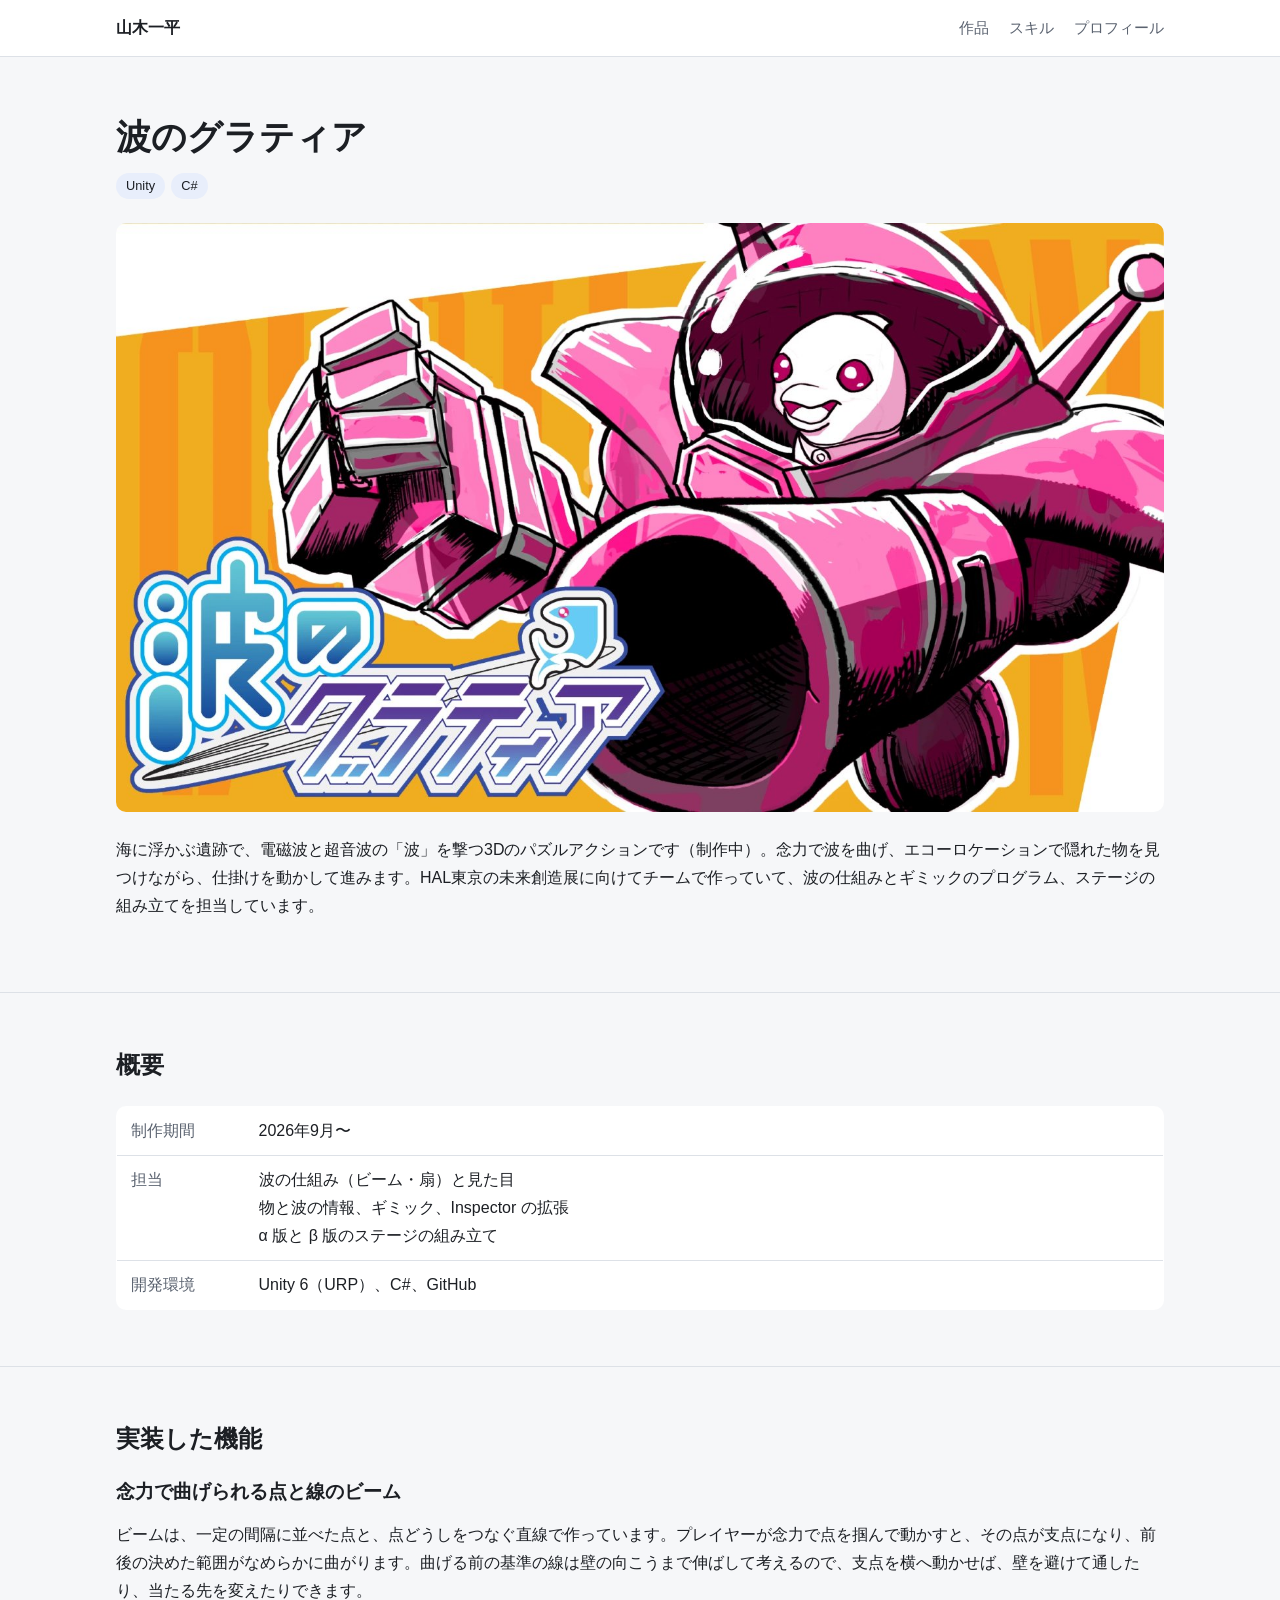
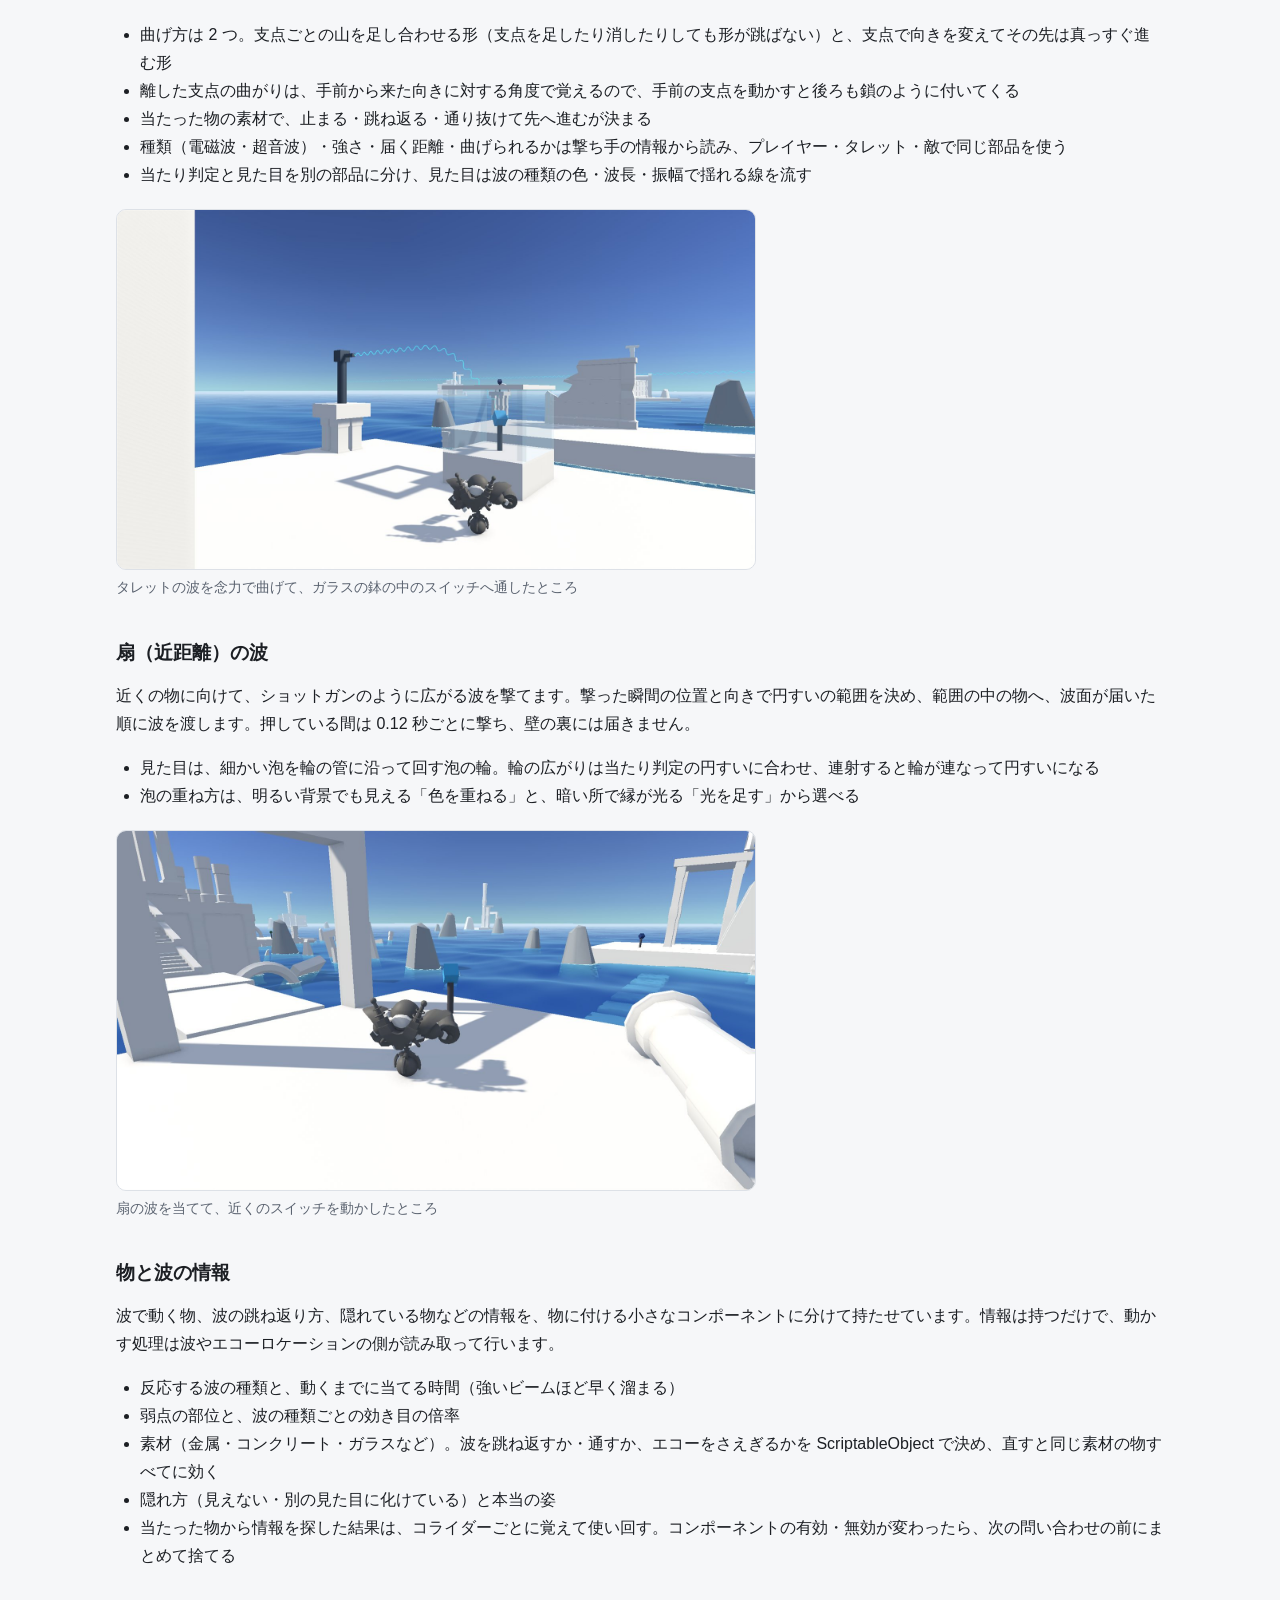
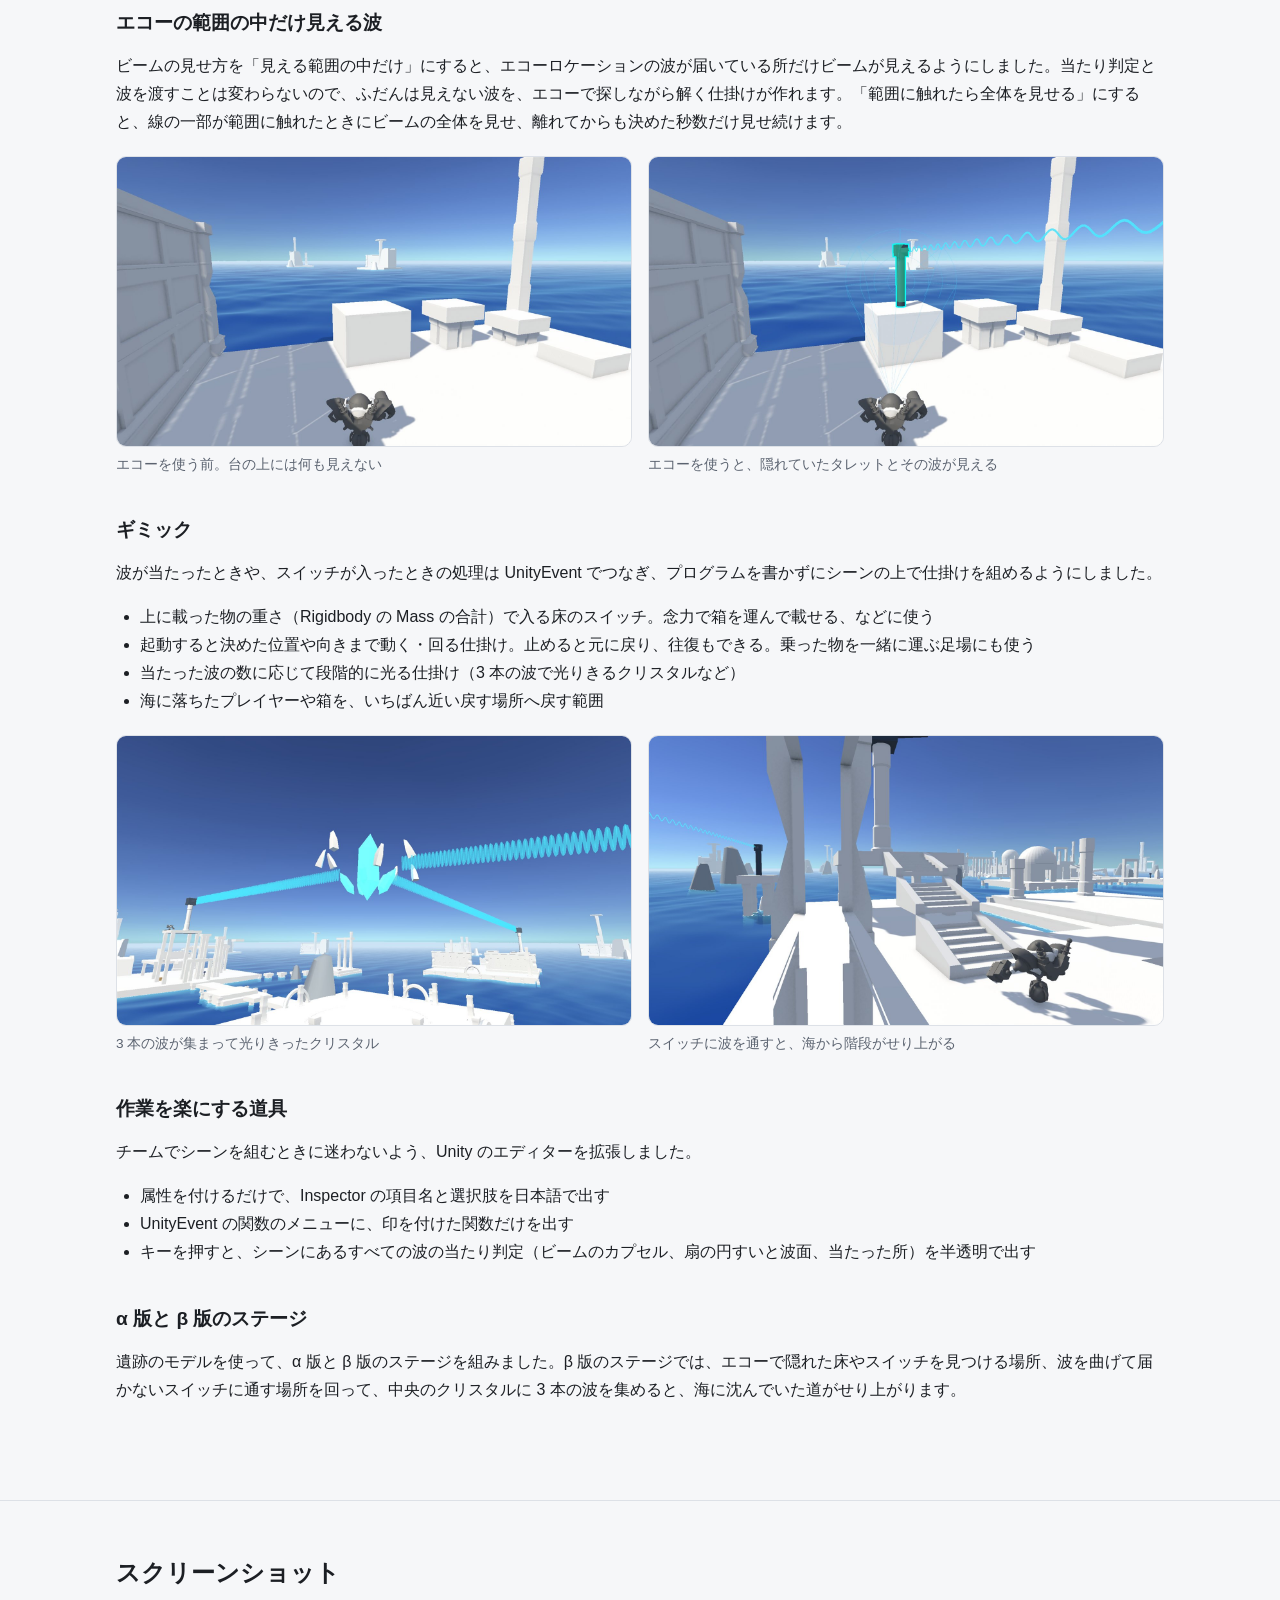
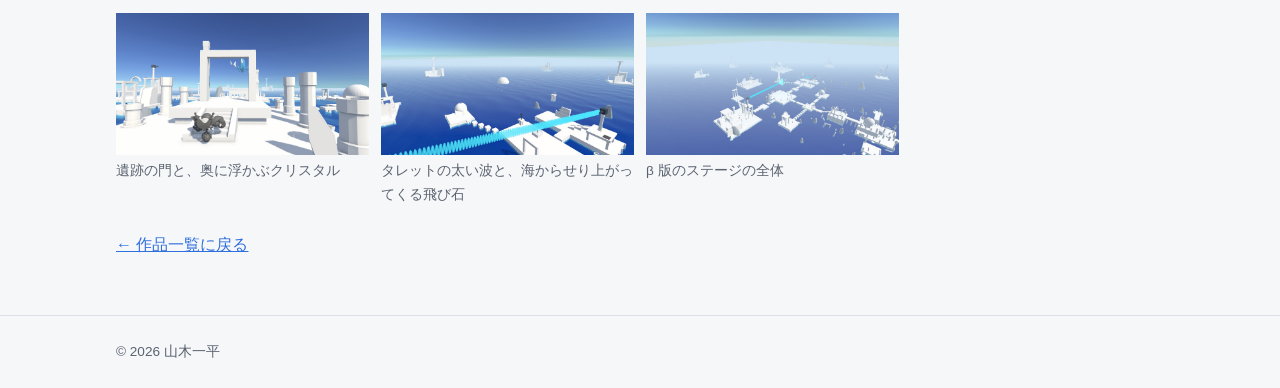
<file: works/work06.html>
<!doctype html>
<html lang="ja">
<head>
  <meta charset="utf-8">
  <meta name="viewport" content="width=device-width, initial-scale=1">
  <title>波のグラティア | 山木一平</title>
  <meta name="description" content="波を撃ち、念力で曲げて仕掛けを動かす3Dのパズルアクション「波のグラティア」（制作中）のうち、担当した波とギミックのプログラムを紹介します。">
  <link rel="stylesheet" href="../css/style.css?v=20261116-6">
</head>
<body>

  <header class="site-header">
    <div class="container">
      <a class="site-title" href="../">山木一平</a>
      <nav class="site-nav">
        <a href="../#works">作品</a>
        <a href="../#skills">スキル</a>
        <a href="../#profile">プロフィール</a>
      </nav>
    </div>
  </header>

  <main>

    <section class="work-header">
      <div class="container">
        <h1>波のグラティア</h1>
        <ul class="tags">
          <li>Unity</li>
          <li>C#</li>
        </ul>
        <div class="video">
          <img src="../images/work06/title.jpg" alt="波のグラティアのタイトルの絵。ピンクのロボットに乗ったキャラクターと、題名のロゴ" width="1600" height="900">
        </div>
        <p>海に浮かぶ遺跡で、電磁波と超音波の「波」を撃つ3Dのパズルアクションです（制作中）。念力で波を曲げ、エコーロケーションで隠れた物を見つけながら、仕掛けを動かして進みます。HAL東京の未来創造展に向けてチームで作っていて、波の仕組みとギミックのプログラム、ステージの組み立てを担当しています。</p>
      </div>
    </section>

    <section>
      <div class="container">
        <h2 class="section-title">概要</h2>
        <table class="info-table">
          <tr><th>制作期間</th><td>2026年9月〜</td></tr>
          <tr><th>担当</th><td>波の仕組み（ビーム・扇）と見た目<br>物と波の情報、ギミック、Inspector の拡張<br>α 版と β 版のステージの組み立て</td></tr>
          <tr><th>開発環境</th><td><span class="keep">Unity 6（URP）、</span><span class="keep">C#、</span><span class="keep">GitHub</span></td></tr>
        </table>
      </div>
    </section>

    <section>
      <div class="container">
        <h2 class="section-title">実装した機能</h2>

        <div class="feature">
          <h3>念力で曲げられる<span class="keep">点と線のビーム</span></h3>
          <p>ビームは、一定の間隔に並べた点と、点どうしをつなぐ直線で作っています。プレイヤーが念力で点を掴んで動かすと、その点が支点になり、前後の決めた範囲がなめらかに曲がります。曲げる前の基準の線は壁の向こうまで伸ばして考えるので、支点を横へ動かせば、壁を避けて通したり、当たる先を変えたりできます。</p>
          <ul>
            <li>曲げ方は 2 つ。支点ごとの山を足し合わせる形（支点を足したり消したりしても形が跳ばない）と、支点で向きを変えてその先は真っすぐ進む形</li>
            <li>離した支点の曲がりは、手前から来た向きに対する角度で覚えるので、手前の支点を動かすと後ろも鎖のように付いてくる</li>
            <li>当たった物の素材で、止まる・跳ね返る・通り抜けて先へ進むが決まる</li>
            <li>種類（電磁波・超音波）・強さ・届く距離・曲げられるかは撃ち手の情報から読み、プレイヤー・タレット・敵で同じ部品を使う</li>
            <li>当たり判定と見た目を別の部品に分け、見た目は波の種類の色・波長・振幅で揺れる線を流す</li>
          </ul>
          <figure class="figure medium">
            <img src="../images/work06/bend.jpg" alt="タレットから出た青い波が途中で下へ曲がり、ガラスの鉢の中のスイッチに届いている" width="1600" height="900" loading="lazy">
            <figcaption>タレットの波を念力で曲げて、ガラスの鉢の中のスイッチへ通したところ</figcaption>
          </figure>
        </div>

        <div class="feature">
          <h3>扇（近距離）の波</h3>
          <p>近くの物に向けて、ショットガンのように広がる波を撃てます。撃った瞬間の位置と向きで円すいの範囲を決め、範囲の中の物へ、波面が届いた順に波を渡します。押している間は 0.12 秒ごとに撃ち、壁の裏には届きません。</p>
          <ul>
            <li>見た目は、細かい泡を輪の管に沿って回す泡の輪。輪の広がりは当たり判定の円すいに合わせ、連射すると輪が連なって円すいになる</li>
            <li>泡の重ね方は、明るい背景でも見える「色を重ねる」と、暗い所で縁が光る「光を足す」から選べる</li>
          </ul>
          <figure class="figure medium">
            <img src="../images/work06/fan.jpg" alt="遺跡の床の上のプレイヤーの前で、扇の波が当たったスイッチが青く光っている" width="1600" height="900" loading="lazy">
            <figcaption>扇の波を当てて、近くのスイッチを動かしたところ</figcaption>
          </figure>
        </div>

        <div class="feature">
          <h3>物と波の情報</h3>
          <p>波で動く物、波の跳ね返り方、隠れている物などの情報を、物に付ける小さなコンポーネントに分けて持たせています。情報は持つだけで、動かす処理は波やエコーロケーションの側が読み取って行います。</p>
          <ul>
            <li>反応する波の種類と、動くまでに当てる時間（強いビームほど早く溜まる）</li>
            <li>弱点の部位と、波の種類ごとの効き目の倍率</li>
            <li>素材（金属・コンクリート・ガラスなど）。波を跳ね返すか・通すか、エコーをさえぎるかを ScriptableObject で決め、直すと同じ素材の物すべてに効く</li>
            <li>隠れ方（見えない・別の見た目に化けている）と本当の姿</li>
            <li>当たった物から情報を探した結果は、コライダーごとに覚えて使い回す。コンポーネントの有効・無効が変わったら、次の問い合わせの前にまとめて捨てる</li>
          </ul>
        </div>

        <div class="feature">
          <h3>エコーの範囲の中だけ見える波</h3>
          <p>ビームの見せ方を「見える範囲の中だけ」にすると、エコーロケーションの波が届いている所だけビームが見えるようにしました。当たり判定と波を渡すことは変わらないので、ふだんは見えない波を、エコーで探しながら解く仕掛けが作れます。「範囲に触れたら全体を見せる」にすると、線の一部が範囲に触れたときにビームの全体を見せ、離れてからも決めた秒数だけ見せ続けます。</p>
          <div class="compare">
            <figure class="figure">
              <img src="../images/work06/echo-before.jpg" alt="遺跡の床の上に白い台が並び、何も見えていない" width="1600" height="900" loading="lazy">
              <figcaption>エコーを使う前。台の上には何も見えない</figcaption>
            </figure>
            <figure class="figure">
              <img src="../images/work06/echo-after.jpg" alt="エコーを使うと、台の上に隠れていたタレットと、そこから出る青い波が見えている" width="1600" height="900" loading="lazy">
              <figcaption>エコーを使うと、隠れていたタレットとその波が見える</figcaption>
            </figure>
          </div>
        </div>

        <div class="feature">
          <h3>ギミック</h3>
          <p>波が当たったときや、スイッチが入ったときの処理は UnityEvent でつなぎ、プログラムを書かずにシーンの上で仕掛けを組めるようにしました。</p>
          <ul>
            <li>上に載った物の重さ（Rigidbody の Mass の合計）で入る床のスイッチ。念力で箱を運んで載せる、などに使う</li>
            <li>起動すると決めた位置や向きまで動く・回る仕掛け。止めると元に戻り、往復もできる。乗った物を一緒に運ぶ足場にも使う</li>
            <li>当たった波の数に応じて段階的に光る仕掛け（3 本の波で光りきるクリスタルなど）</li>
            <li>海に落ちたプレイヤーや箱を、いちばん近い戻す場所へ戻す範囲</li>
          </ul>
          <div class="compare">
            <figure class="figure">
              <img src="../images/work06/crystal.jpg" alt="宙に浮かぶクリスタルに、3つのタレットから青い波が集まり、強く光っている" width="1600" height="900" loading="lazy">
              <figcaption>3 本の波が集まって光りきったクリスタル</figcaption>
            </figure>
            <figure class="figure">
              <img src="../images/work06/stairs.jpg" alt="スイッチに波が届き、海から白い階段がせり上がっている" width="1600" height="900" loading="lazy">
              <figcaption>スイッチに波を通すと、海から階段がせり上がる</figcaption>
            </figure>
          </div>
        </div>

        <div class="feature">
          <h3>作業を楽にする道具</h3>
          <p>チームでシーンを組むときに迷わないよう、Unity のエディターを拡張しました。</p>
          <ul>
            <li>属性を付けるだけで、Inspector の項目名と選択肢を日本語で出す</li>
            <li>UnityEvent の関数のメニューに、印を付けた関数だけを出す</li>
            <li>キーを押すと、シーンにあるすべての波の当たり判定（ビームのカプセル、扇の円すいと波面、当たった所）を半透明で出す</li>
          </ul>
        </div>

        <div class="feature">
          <h3>α 版と β 版のステージ</h3>
          <p>遺跡のモデルを使って、α 版と β 版のステージを組みました。β 版のステージでは、エコーで隠れた床やスイッチを見つける場所、波を曲げて届かないスイッチに通す場所を回って、中央のクリスタルに 3 本の波を集めると、海に沈んでいた道がせり上がります。</p>
        </div>
      </div>
    </section>

    <section>
      <div class="container">
        <h2 class="section-title">スクリーンショット</h2>
        <div class="gallery">
          <figure>
            <img class="thumb" src="../images/work06/terrace.jpg" alt="遺跡の門の前に立つプレイヤーと、奥に浮かぶクリスタル" loading="lazy">
            <figcaption>遺跡の門と、奥に浮かぶクリスタル</figcaption>
          </figure>
          <figure>
            <img class="thumb" src="../images/work06/rising.jpg" alt="タレットの太い波が海の上を通り、飛び石が並んでいる" loading="lazy">
            <figcaption>タレットの太い波と、海からせり上がってくる飛び石</figcaption>
          </figure>
          <figure>
            <img class="thumb" src="../images/work06/overview.jpg" alt="海に浮かぶ遺跡のステージ全体を上から見下ろしたところ" loading="lazy">
            <figcaption>β 版のステージの全体</figcaption>
          </figure>
        </div>

        <a class="back-link" href="../#works">← 作品一覧に戻る</a>
      </div>
    </section>

  </main>

  <footer class="site-footer">
    <div class="container">
      &copy; 2026 山木一平
    </div>
  </footer>

  <script src="../js/main.js?v=20261116" defer></script>

</body>
</html>
</file>
<file: css/style.css>
:root {
  --bg: #f6f7f9;
  --surface: #ffffff;
  --text: #1c1f24;
  --muted: #5b6370;
  --border: #dde1e7;
  --accent: #2f6fde;
  --tag-bg: #e8eefb;
  --radius: 10px;
  --max-width: 1080px;
  --font: "Noto Sans JP", "Hiragino Sans", "Yu Gothic UI", "Meiryo", sans-serif;
  --font-mono: ui-monospace, "Cascadia Mono", Consolas, Menlo, monospace;
}

@media (prefers-color-scheme: dark) {
  :root {
    --bg: #14161a;
    --surface: #1d2026;
    --text: #e8eaee;
    --muted: #9aa3b0;
    --border: #2e333c;
    --accent: #6b9cff;
    --tag-bg: #253049;
  }
}

*,
*::before,
*::after {
  box-sizing: border-box;
}

html {
  scroll-behavior: smooth;
}

body {
  margin: 0;
  background: var(--bg);
  color: var(--text);
  font-family: var(--font);
  line-height: 1.75;
}

img,
video,
iframe {
  max-width: 100%;
  display: block;
}

a {
  color: var(--accent);
}

h1,
h2,
h3 {
  line-height: 1.35;
}

.container {
  width: 100%;
  max-width: var(--max-width);
  margin: 0 auto;
  padding: 0 16px;
}

/* 画像や動画が入るまでの枠 */
.placeholder {
  display: grid;
  place-items: center;
  background: var(--border);
  color: var(--muted);
  font-size: 0.9rem;
}

/* ---- ヘッダー ---- */

.site-header {
  position: sticky;
  top: 0;
  z-index: 10;
  background: var(--surface);
  border-bottom: 1px solid var(--border);
}

.site-header .container {
  display: flex;
  align-items: center;
  justify-content: space-between;
  gap: 16px;
  min-height: 56px;
  flex-wrap: wrap;
}

.site-title {
  font-weight: 700;
  color: var(--text);
  text-decoration: none;
}

.site-nav {
  display: flex;
  gap: 20px;
  flex-wrap: wrap;
}

.site-nav a {
  color: var(--muted);
  text-decoration: none;
  font-size: 0.95rem;
}

.site-nav a:hover {
  color: var(--accent);
}

/* ---- セクション ---- */

section {
  padding: 56px 0;
}

section + section {
  border-top: 1px solid var(--border);
}

/* メニューから飛んだときに見出しがヘッダーに隠れないように */
section[id] {
  scroll-margin-top: 56px;
}

/* 目次から項目の見出しへ飛んだときも同じように */
main [id]:not(section) {
  scroll-margin-top: 80px;
}

.section-title {
  font-size: 1.5rem;
  margin: 0 0 24px;
}

/* ---- トップ ---- */

.hero .eyebrow {
  margin: 0 0 4px;
  color: var(--accent);
  font-weight: 700;
  letter-spacing: 0.15em;
  font-size: 0.85rem;
}

.hero h1 {
  font-size: clamp(1.8rem, 5vw, 2.6rem);
  margin: 0 0 8px;
}

.hero .lead {
  color: var(--muted);
  font-size: 1.1rem;
  margin: 0;
}

/* ---- プロフィール ---- */

.profile {
  display: grid;
  grid-template-columns: 180px 1fr;
  gap: 32px;
  align-items: start;
}

.profile-photo {
  width: 100%;
  height: auto;
  aspect-ratio: 3 / 4;
  object-fit: cover;
  border-radius: var(--radius);
}

/* ---- タグ ---- */

.tags {
  display: flex;
  flex-wrap: wrap;
  gap: 6px;
  padding: 0;
  margin: 0;
  list-style: none;
}

.tags li {
  background: var(--tag-bg);
  color: var(--text);
  font-size: 0.8rem;
  padding: 2px 10px;
  border-radius: 999px;
}

/* ---- 作品の一覧 ---- */

.works-grid {
  display: grid;
  grid-template-columns: repeat(auto-fill, minmax(300px, 1fr));
  gap: 20px;
}

.work-card {
  background: var(--surface);
  border: 1px solid var(--border);
  border-radius: var(--radius);
  overflow: hidden;
  color: inherit;
  text-decoration: none;
  display: flex;
  flex-direction: column;
  transition: transform 0.15s, box-shadow 0.15s;
}

.work-card:hover {
  transform: translateY(-3px);
  box-shadow: 0 8px 24px rgba(0, 0, 0, 0.12);
}

.work-card .body {
  padding: 16px;
  display: flex;
  flex-direction: column;
  gap: 8px;
}

.work-card h3 {
  margin: 0;
  font-size: 1.15rem;
}

.work-card p {
  margin: 0;
  color: var(--muted);
  font-size: 0.92rem;
}

/* カードの期間と担当 */
.work-card .card-meta {
  color: var(--muted);
  font-size: 0.92rem;
  line-height: 1.6;
}

.work-card .card-meta b {
  color: var(--text);
  font-weight: 700;
}

.thumb {
  width: 100%;
  aspect-ratio: 16 / 9;
  object-fit: cover;
}

/* ---- スキル ---- */

.skills {
  display: grid;
  grid-template-columns: repeat(auto-fit, minmax(240px, 1fr));
  gap: 16px;
}

.skill-box {
  background: var(--surface);
  border: 1px solid var(--border);
  border-radius: var(--radius);
  padding: 16px;
}

.skill-box h3 {
  margin: 0 0 8px;
  font-size: 1rem;
}

.skill-box ul {
  margin: 0;
  padding-left: 1.2em;
  color: var(--muted);
}

/* ---- 表 ---- */

.info-table {
  width: 100%;
  border-collapse: collapse;
  background: var(--surface);
  border: 1px solid var(--border);
  border-radius: var(--radius);
  overflow: hidden;
}

.info-table th,
.info-table td {
  text-align: left;
  padding: 10px 14px;
  border-bottom: 1px solid var(--border);
  vertical-align: top;
}

.info-table td {
  overflow-wrap: anywhere;
}

/* なるべく途中で折り返さないまとまり */
.keep {
  display: inline-block;
}

.info-table th {
  width: 8em;
  color: var(--muted);
  font-weight: 500;
  white-space: nowrap;
}

.info-table tr:last-child th,
.info-table tr:last-child td {
  border-bottom: 0;
}

/* ---- 作品ページ ---- */

.work-header h1 {
  font-size: clamp(1.6rem, 4.5vw, 2.2rem);
  margin: 0 0 12px;
}

.video {
  aspect-ratio: 16 / 9;
  width: 100%;
  border-radius: var(--radius);
  overflow: hidden;
  margin: 24px 0;
}

.video iframe {
  width: 100%;
  height: 100%;
  border: 0;
}

/* 動画が無いときは、同じ枠に絵を置く */
.video img {
  width: 100%;
  height: 100%;
  object-fit: cover;
}

.feature {
  margin-bottom: 40px;
}

.feature h3 {
  margin: 0 0 8px;
  font-size: 1.2rem;
}

.gallery {
  display: grid;
  grid-template-columns: repeat(auto-fill, minmax(240px, 1fr));
  gap: 12px;
}

.gallery figure {
  margin: 0;
}

.gallery figcaption {
  font-size: 0.85rem;
  color: var(--muted);
  margin-top: 4px;
}

.back-link {
  display: inline-block;
  margin-top: 24px;
}

/* ---- 作品ページの部品 ---- */

/* ページの中の目次 */
.toc {
  background: var(--surface);
  border: 1px solid var(--border);
  border-radius: var(--radius);
  padding: 16px 20px;
  margin: 24px 0;
  font-size: 0.92rem;
  line-height: 1.5;
}

.toc:first-child {
  margin-top: 0;
}

.toc:last-child {
  margin-bottom: 0;
}

.toc-title {
  margin: 0 0 8px;
  font-weight: 700;
}

.toc ol {
  list-style: none;
  margin: 0;
  padding: 0;
}

.toc > ol {
  columns: 3 15em;
  column-gap: 32px;
}

.toc li {
  padding: 3px 0;
  break-inside: avoid;
}

.toc a {
  text-decoration: none;
}

.toc a:hover {
  text-decoration: underline;
}

/* まとまりに分けた目次は、上の段をまとまりの名前にする */
.toc:has(ol ol) > ol > li > a {
  color: var(--text);
  font-weight: 700;
}

.toc li ol {
  margin: 2px 0 8px;
  padding-left: 1em;
}

/* 項目の中の箇条書き */
.feature ul:not(.tags),
.feature ol {
  margin: 12px 0;
  padding-left: 1.5em;
}

/* 項目の中の図 */
.figure {
  margin: 20px 0;
}

.figure img {
  width: 100%;
  height: auto;
  background: #fff;
  border: 1px solid var(--border);
  border-radius: var(--radius);
}

.figure figcaption {
  margin-top: 6px;
  color: var(--muted);
  font-size: 0.85rem;
}

/* 中くらいの図 */
.figure.medium {
  max-width: 640px;
}

/* 2 枚を並べた比べ */
.compare {
  display: grid;
  grid-template-columns: repeat(2, minmax(0, 1fr));
  gap: 16px;
  margin: 20px 0;
}

.compare .figure {
  margin: 0;
}

/* コードの枠 */
pre,
code {
  font-family: var(--font-mono);
}

pre {
  margin: 20px 0;
  padding: 14px 16px;
  background: var(--surface);
  border: 1px solid var(--border);
  border-radius: var(--radius);
  overflow-x: auto;
  font-size: 0.85rem;
  line-height: 1.6;
  tab-size: 4;
}

/* 項目の終わりの小さな注記 */
.note {
  margin: 12px 0 0;
  color: var(--muted);
  font-size: 0.8rem;
  overflow-wrap: anywhere;
}

/* 押すと大きく見られる画像 */
.zoomable {
  cursor: zoom-in;
}

.viewer {
  width: 100%;
  height: 100%;
  max-width: none;
  max-height: none;
  margin: 0;
  padding: 0;
  border: 0;
  outline: none;
  background: transparent;
  cursor: zoom-out;
}

.viewer::backdrop {
  background: rgba(0, 0, 0, 0.85);
}

.viewer img {
  position: absolute;
  inset: 0;
  margin: auto;
  max-width: calc(100% - 32px);
  max-height: calc(100% - 32px);
  background: #fff;
}

/* 開いている間は、後ろのページを動かさない */
html:has(.viewer[open]) {
  overflow: hidden;
}

/* ---- フッター ---- */

.site-footer {
  border-top: 1px solid var(--border);
  padding: 24px 0;
  color: var(--muted);
  font-size: 0.85rem;
}

/* ---- スマホ ---- */

@media (max-width: 600px) {
  section {
    padding: 40px 0;
  }

  section[id] {
    scroll-margin-top: 72px;
  }

  .works-grid {
    grid-template-columns: 1fr;
  }

  .compare {
    grid-template-columns: 1fr;
  }

  .profile {
    grid-template-columns: 1fr;
    gap: 20px;
  }

  .profile-photo {
    width: 160px;
    margin: 0 auto;
  }

  .info-table th {
    width: 6em;
  }
}
</file>
